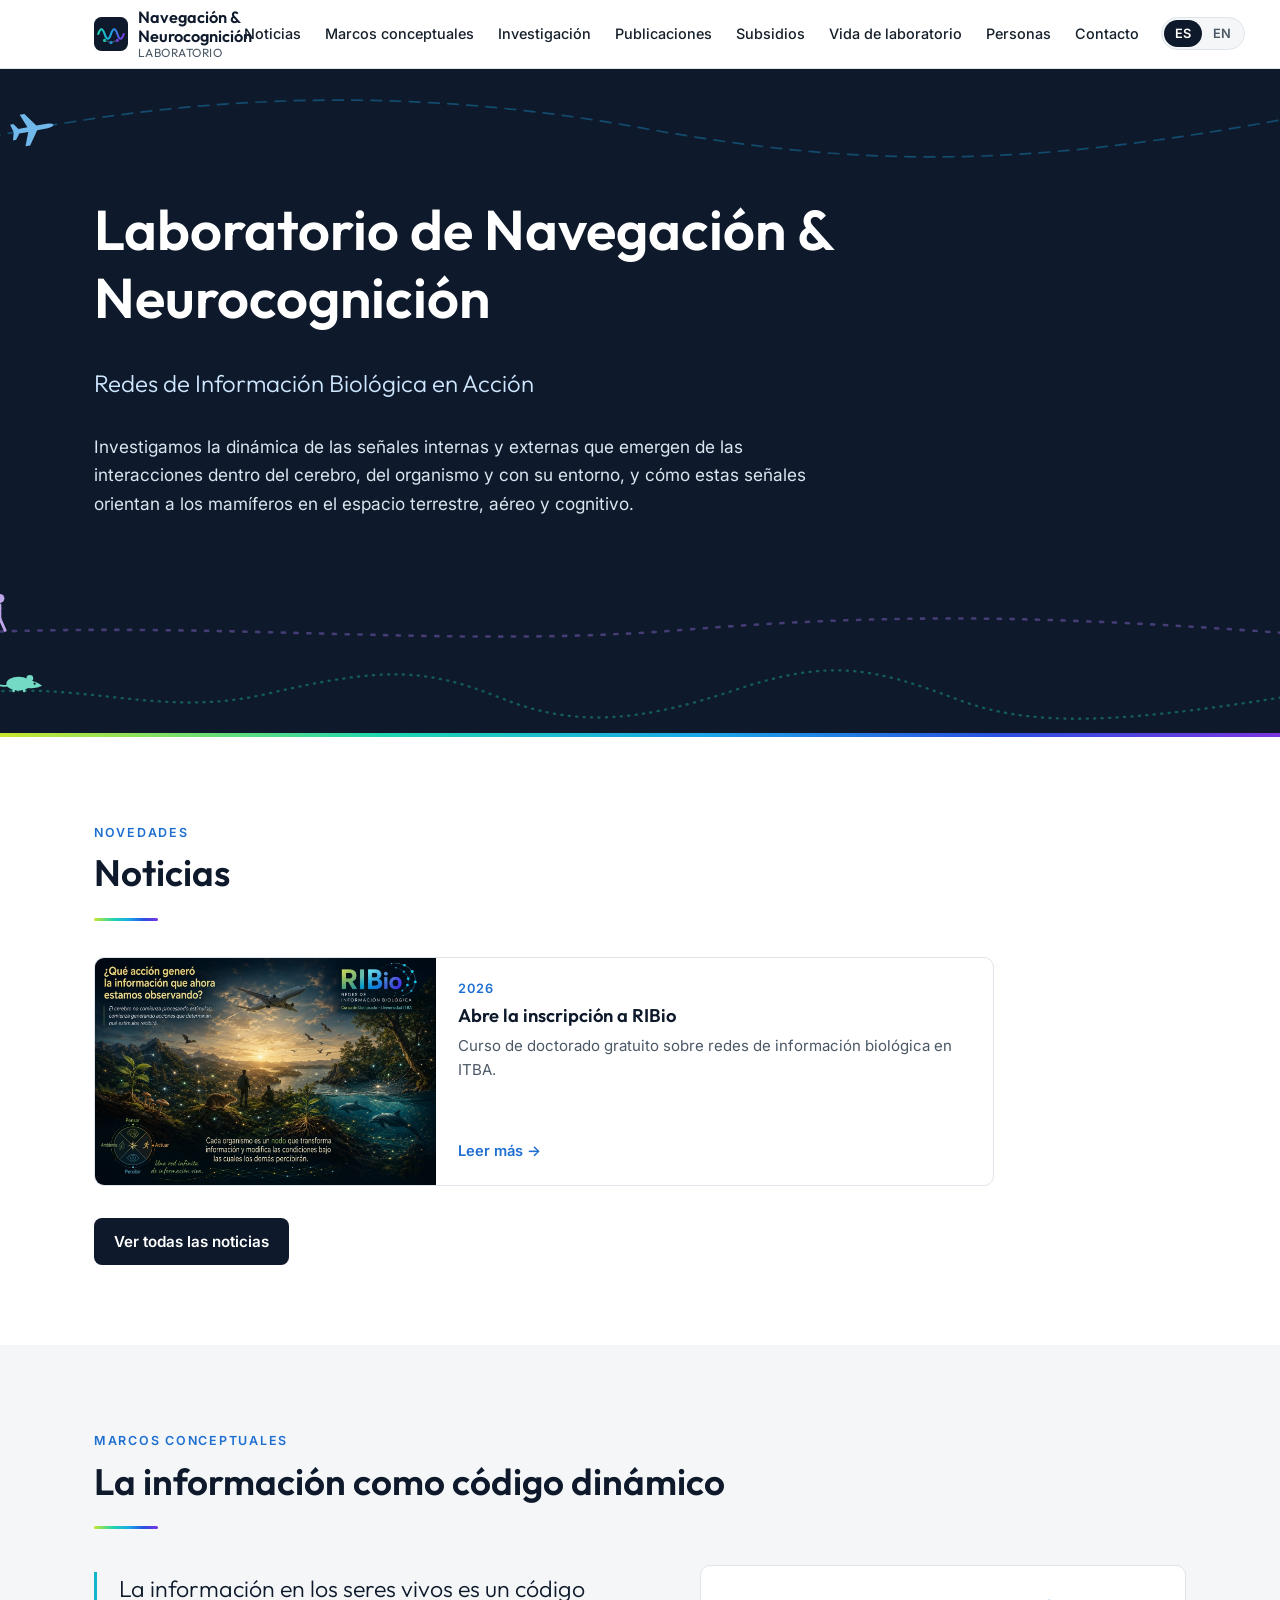
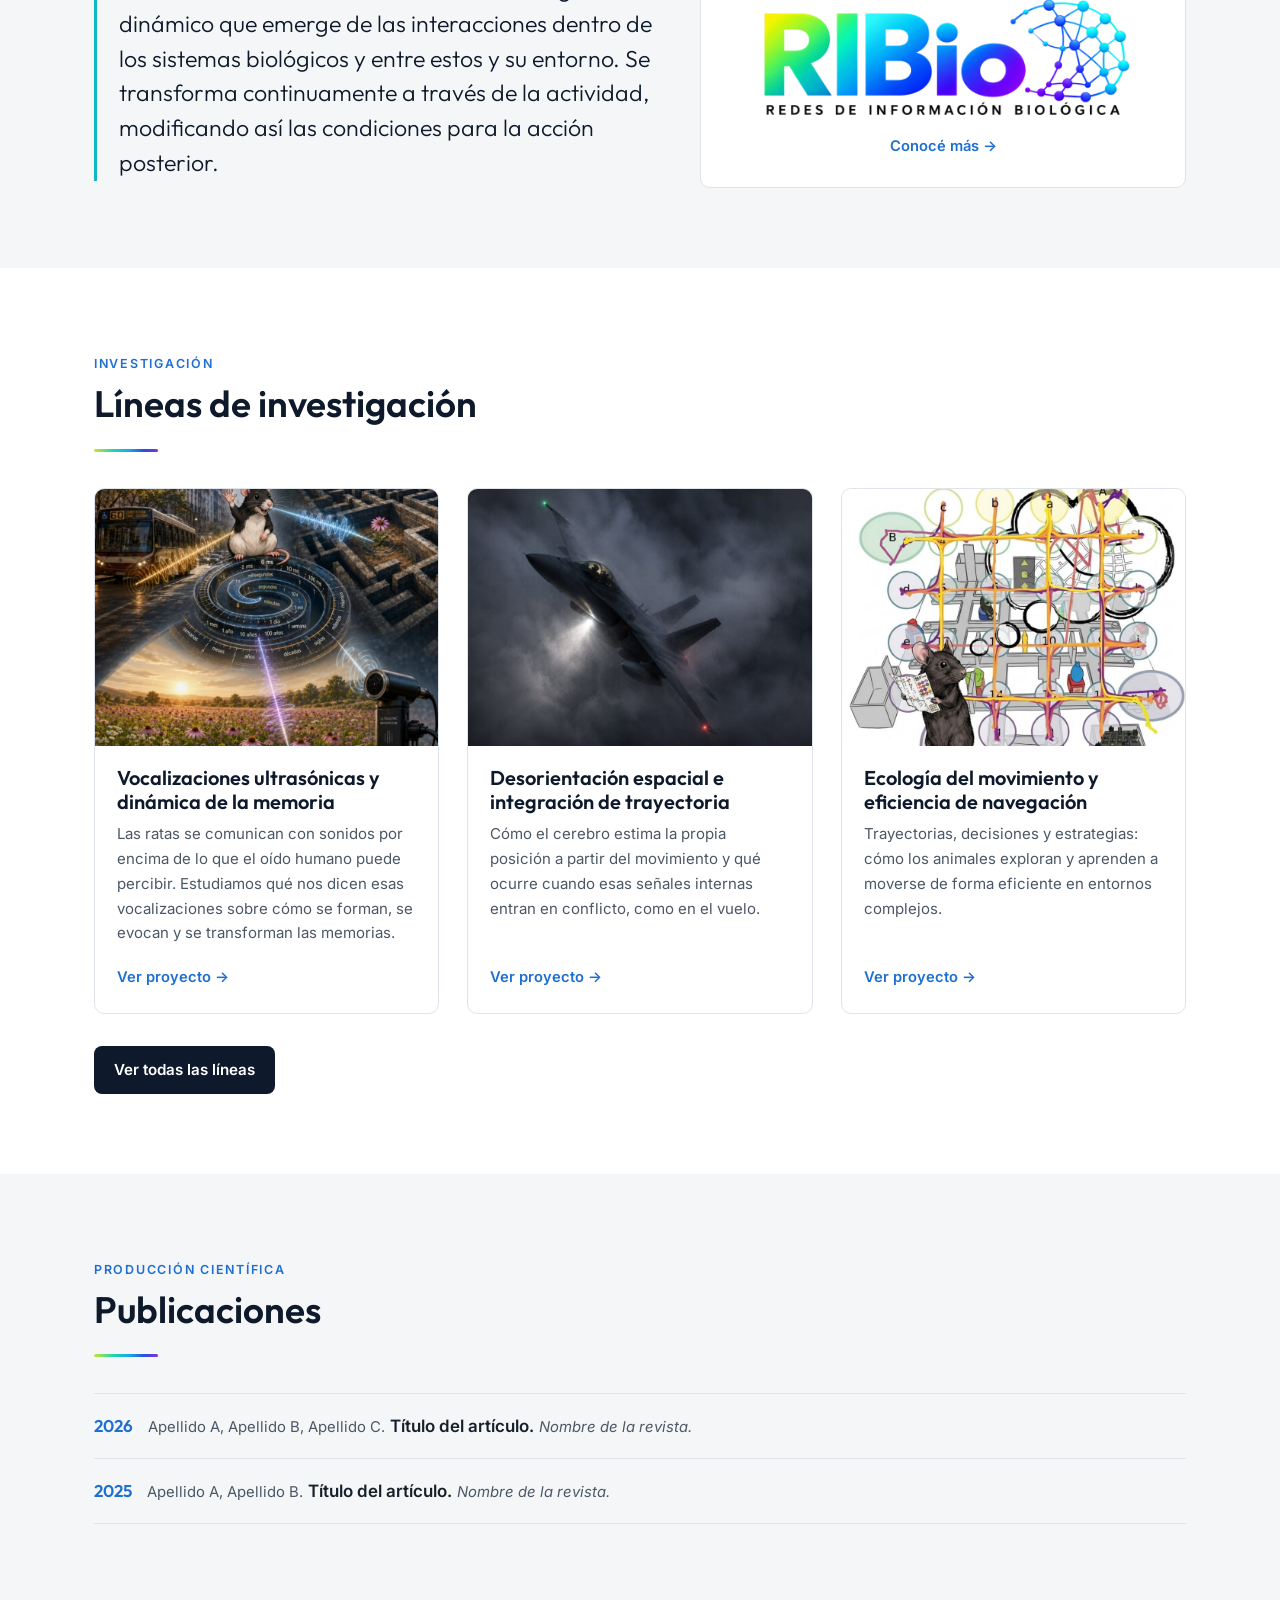
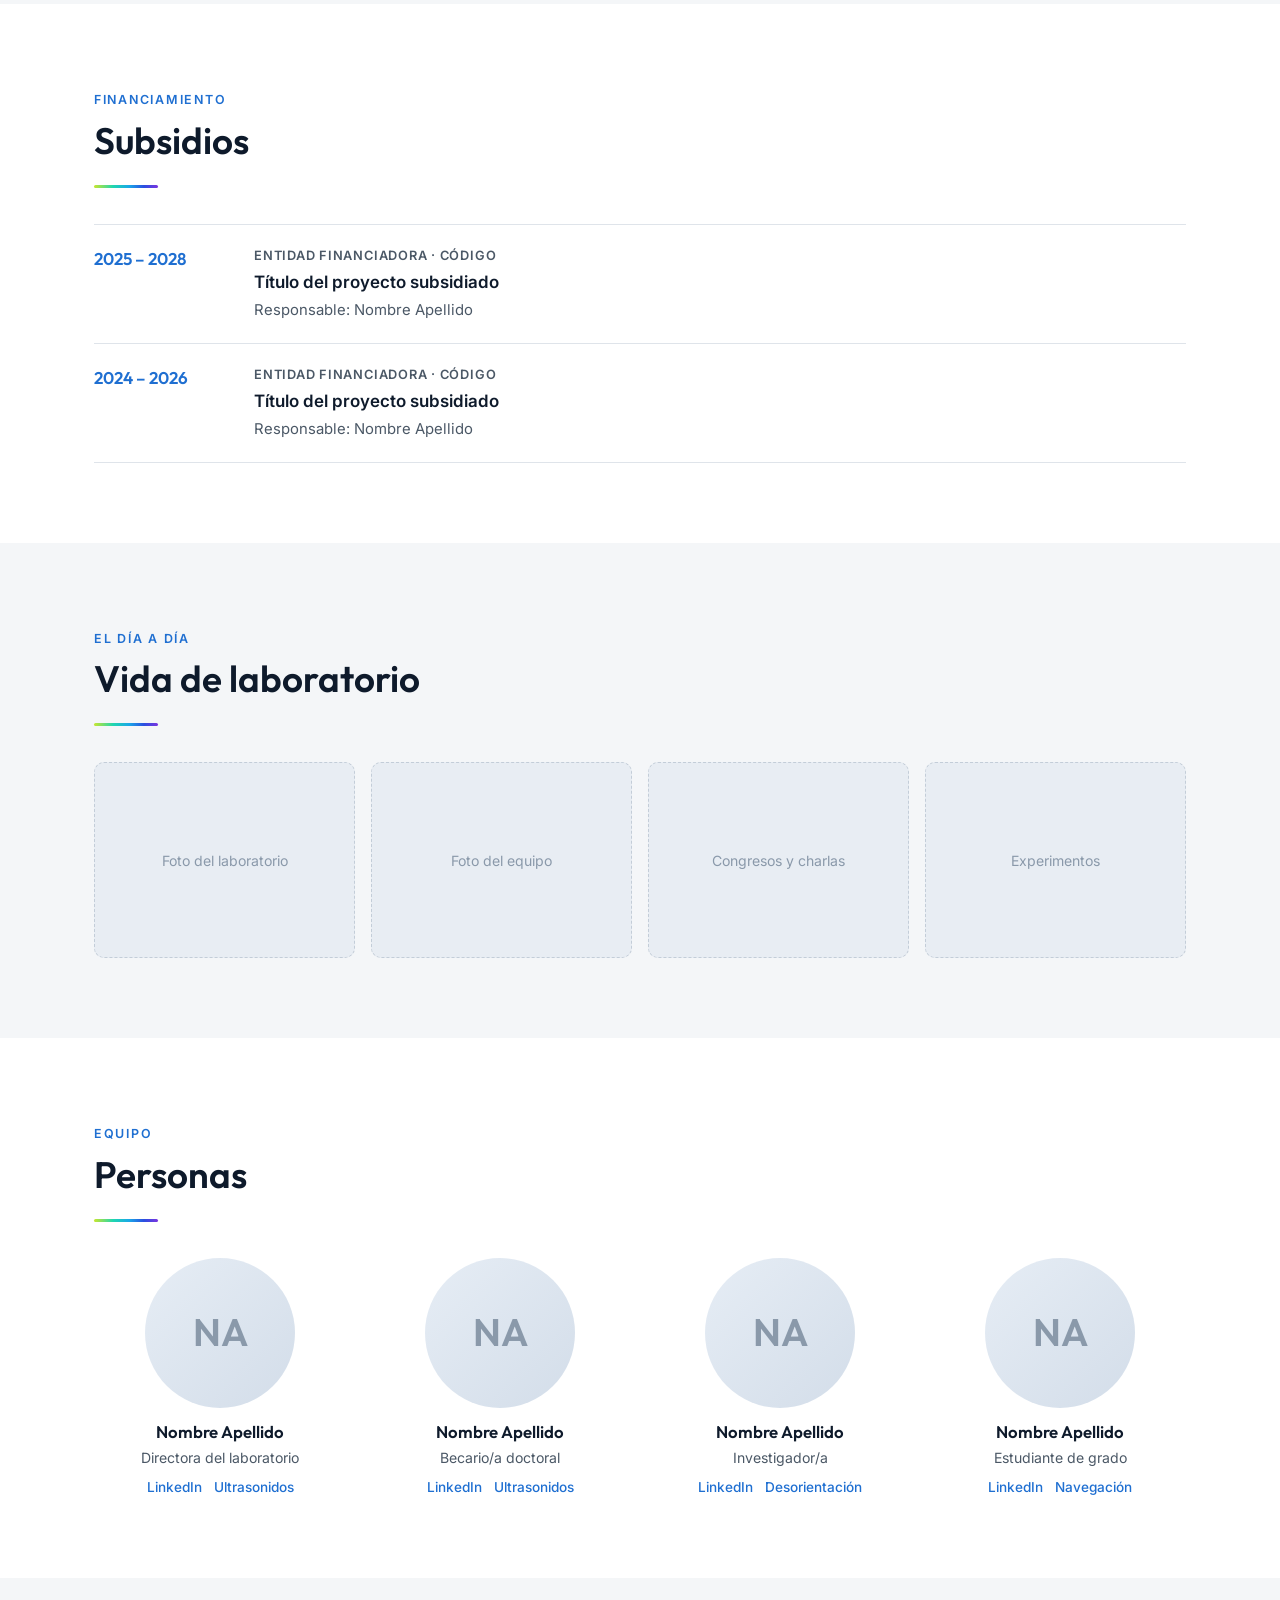
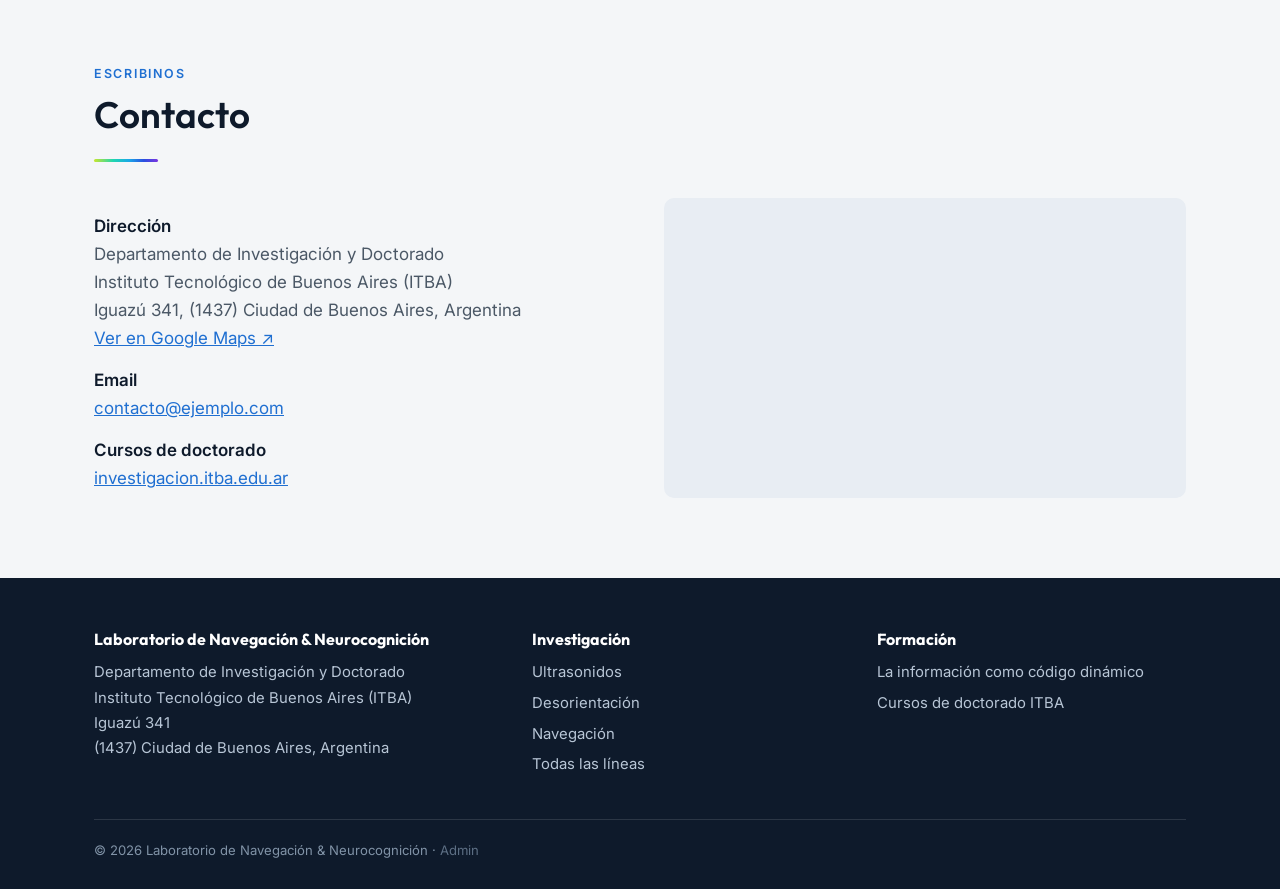
<file: index.html>
<!doctype html>
<html lang="es" data-lang="es"
      data-title-es="Laboratorio de Navegación & Neurocognición"
      data-title-en="Navigation & Neurocognition Laboratory">
<head>
  <meta charset="utf-8">
  <meta name="viewport" content="width=device-width, initial-scale=1">
  <title>Laboratorio de Navegación &amp; Neurocognición</title>
  <meta name="description" content="Laboratorio de Navegación & Neurocognición: vocalizaciones ultrasónicas, memoria, desorientación espacial y ecología del movimiento.">
  <link rel="icon" href="assets/img/favicon.svg" type="image/svg+xml">
  <link rel="preconnect" href="https://fonts.googleapis.com">
  <link rel="preconnect" href="https://fonts.gstatic.com" crossorigin>
  <link href="https://fonts.googleapis.com/css2?family=Inter:wght@400;500;600&family=Outfit:wght@300;400;600&display=swap" rel="stylesheet">
  <link rel="stylesheet" href="assets/css/styles.css?v=20261115b">
  <script src="assets/js/main.js?v=20261115b"></script>
  <script src="data/contenido.js?v=20261115b"></script>
  <script src="assets/js/contenido.js?v=20261115b"></script>
</head>
<body>

<header class="site-header">
  <div class="container">
    <a class="brand" href="index.html">
      <img class="brand-mark" src="assets/img/favicon.svg" alt="">
      <span class="brand-text">
        <span lang="es">Navegación &amp; Neurocognición</span><span lang="en">Navigation &amp; Neurocognition</span>
        <small lang="es">Laboratorio</small><small lang="en">Laboratory</small>
      </span>
    </a>
    <button class="menu-btn" aria-label="Menú" aria-expanded="false">
      <svg viewBox="0 0 24 24" fill="none" stroke="currentColor" stroke-width="2" stroke-linecap="round"><path d="M4 7h16M4 12h16M4 17h16"/></svg>
    </button>
    <nav class="nav">
      <a href="#noticias"><span lang="es">Noticias</span><span lang="en">News</span></a>
      <a href="#marco"><span lang="es">Marcos conceptuales</span><span lang="en">Frameworks</span></a>
      <a href="#lineas"><span lang="es">Investigación</span><span lang="en">Research</span></a>
      <a href="#publicaciones"><span lang="es">Publicaciones</span><span lang="en">Publications</span></a>
      <a href="#subsidios"><span lang="es">Subsidios</span><span lang="en">Funding</span></a>
      <a href="#vida"><span lang="es">Vida de laboratorio</span><span lang="en">Lab life</span></a>
      <a href="#personas"><span lang="es">Personas</span><span lang="en">People</span></a>
      <a href="#contacto"><span lang="es">Contacto</span><span lang="en">Contact</span></a>
      <div class="lang-toggle" role="group" aria-label="Idioma / Language">
        <button type="button" data-set-lang="es" aria-pressed="true">ES</button>
        <button type="button" data-set-lang="en" aria-pressed="false">EN</button>
      </div>
    </nav>
  </div>
</header>

<main>

  <!-- ===== Portada ===== -->
  <section class="hero">
    <svg class="hero-moves hero-moves-top" viewBox="0 0 1200 110" preserveAspectRatio="xMidYMid slice" aria-hidden="true">
      <!-- Trayectoria aérea -->
      <path id="track-plane" class="track plane" d="M-80 80 C 160 20, 380 15, 600 55 S 980 95, 1290 30"/>
      <!-- Avión (vista superior) -->
      <g class="icon">
        <path fill="#7cc8ff" d="M20 0 Q19 -2 14 -2.2 L4 -2.2 L-5 -15 L-9.5 -15 L-4.5 -2.2 L-13 -2.2 L-17 -7.5 L-20 -7.5 L-18 0 L-20 7.5 L-17 7.5 L-13 2.2 L-4.5 2.2 L-9.5 15 L-5 15 L4 2.2 L14 2.2 Q19 2 20 0 Z"/>
        <animateMotion dur="22s" repeatCount="indefinite" rotate="auto"><mpath href="#track-plane"/></animateMotion>
      </g>
    </svg>
    <svg class="hero-moves hero-moves-bottom" viewBox="0 0 1200 170" preserveAspectRatio="xMidYMid slice" aria-hidden="true">
      <!-- Trayectorias terrestres: persona y roedor -->
      <path id="track-person" class="track person" d="M-60 78 C 200 64, 420 92, 640 74 S 1020 62, 1270 82"/>
      <path id="track-rat" class="track rat" d="M-60 140 C 60 112, 140 160, 250 134 S 400 110, 470 138 S 600 160, 690 130 S 820 110, 900 140 S 1080 158, 1270 126"/>
      <!-- Persona caminando -->
      <g class="icon">
        <g fill="none" stroke="#d2b6ff" stroke-width="2.6" stroke-linecap="round">
          <circle cx="0" cy="-31" r="4.2" fill="#d2b6ff" stroke="none"/>
          <path d="M0 -25 L0 -12"/>
          <path d="M0 -12 L0 0">
            <animateTransform attributeName="transform" type="rotate" values="-24 0 -12;24 0 -12;-24 0 -12" dur="0.9s" repeatCount="indefinite"/>
          </path>
          <path d="M0 -12 L0 0">
            <animateTransform attributeName="transform" type="rotate" values="24 0 -12;-24 0 -12;24 0 -12" dur="0.9s" repeatCount="indefinite"/>
          </path>
          <path d="M0 -22 L0 -13">
            <animateTransform attributeName="transform" type="rotate" values="28 0 -22;-28 0 -22;28 0 -22" dur="0.9s" repeatCount="indefinite"/>
          </path>
        </g>
        <animateMotion dur="40s" repeatCount="indefinite"><mpath href="#track-person"/></animateMotion>
      </g>
      <!-- Roedor -->
      <g class="icon">
        <g fill="#7ff0d6">
          <path d="M-13 -5 Q-22 -3 -27 -9 Q-30 -12 -33 -10" fill="none" stroke="#7ff0d6" stroke-width="1.6" stroke-linecap="round"/>
          <ellipse cx="-3" cy="-6.5" rx="11.5" ry="6.5"/>
          <path d="M5 -10 Q14 -9 19 -4.5 Q14 -1.5 5 -2.5 Z"/>
          <circle cx="7.5" cy="-11.5" r="3.2"/>
          <circle cx="12" cy="-6.5" r="1" fill="#0e1a2b"/>
          <rect x="-9" y="-1.5" width="2.4" height="3" rx="1"/>
          <rect x="1" y="-1.5" width="2.4" height="3" rx="1"/>
        </g>
        <animateMotion dur="30s" repeatCount="indefinite" rotate="auto"><mpath href="#track-rat"/></animateMotion>
      </g>
    </svg>
    <div class="container">
      <h1>
        <span lang="es">Laboratorio de Navegación &amp; Neurocognición</span>
        <span lang="en">Navigation &amp; Neurocognition Laboratory</span>
      </h1>
      <p class="tagline">
        <span lang="es">Redes de Información Biológica en Acción</span>
        <span lang="en">Biological Information Networks in Action</span>
      </p>
      <p class="lead">
        <span lang="es">Investigamos la dinámica de las señales internas y externas que emergen de las interacciones dentro del cerebro, del organismo y con su entorno, y cómo estas señales orientan a los mamíferos en el espacio terrestre, aéreo y cognitivo.</span>
        <span lang="en">We investigate the dynamics of internal and external signals that emerge from interactions within the brain, the organism, and its environment, and how these signals guide mammals across terrestrial, aerial, and cognitive spaces.</span>
      </p>
    </div>
  </section>

  <!-- ===== Noticias ===== -->
  <section class="section" id="noticias">
    <div class="container">
      <div class="section-head">
        <span class="eyebrow"><span lang="es">Novedades</span><span lang="en">Updates</span></span>
        <h2><span lang="es">Noticias</span><span lang="en">News</span></h2>
      </div>
      <div class="news" data-render="noticias-destacadas">
        <article class="news-item">
          <time datetime="2026">2026</time>
          <h3><span lang="es">Abre la inscripción a RIBio</span><span lang="en">RIBio enrollment is open</span></h3>
          <p>
            <span lang="es">Curso de doctorado gratuito sobre redes de información biológica en ITBA. <a href="marco.html?id=ribio">Más información</a>.</span>
            <span lang="en">Free doctoral course on biological information networks at ITBA. <a href="marco.html?id=ribio">Learn more</a>.</span>
          </p>
        </article>
        <article class="news-item">
          <time datetime="2026">2026</time>
          <h3><span lang="es">Título de la noticia</span><span lang="en">News headline</span></h3>
          <p><span lang="es">Breve descripción de la novedad.</span><span lang="en">Short description of the update.</span></p>
        </article>
      </div>
      <div class="section-more" data-render="noticias-mas"><a class="btn" href="noticias.html"><span lang="es">Ver todas las noticias</span><span lang="en">See all news</span></a></div>
    </div>
  </section>

  <!-- ===== Marcos conceptuales ===== -->
  <section class="section alt" id="marco">
    <div class="container">
      <div data-render="marcos-destacados">
      <div class="section-head">
        <span class="eyebrow"><span lang="es">Marcos conceptuales</span><span lang="en">Conceptual frameworks</span></span>
        <h2><span lang="es">La información como código dinámico</span><span lang="en">Information as a dynamic code</span></h2>
      </div>
      <div class="framework">
        <blockquote>
          <span lang="es">La información en los seres vivos es un código dinámico que emerge de las interacciones dentro de los sistemas biológicos y entre estos y su entorno. Se transforma continuamente a través de la actividad, modificando así las condiciones para la acción posterior.</span>
          <span lang="en">Information in living beings is a dynamic code that emerges from interactions within and between biological systems and their environment. It continuously transforms through activity, thereby modifying the conditions for subsequent action.</span>
        </blockquote>
        <a class="ribio-card" href="marco.html?id=ribio">
          <img src="assets/img/ribio-logo.png" alt="RIBio – Redes de Información Biológica">
          <p>
            <span lang="es">RIBio: curso de doctorado gratuito en ITBA que desarrolla este marco conceptual.</span>
            <span lang="en">RIBio: a free doctoral course at ITBA built on this conceptual framework.</span>
          </p>
          <span class="more"><span lang="es">Conocé el curso →</span><span lang="en">Learn about the course →</span></span>
        </a>
      </div>
      </div>
      <div class="section-more" data-render="marcos-mas"></div>
    </div>
  </section>

  <!-- ===== Líneas de investigación ===== -->
  <section class="section" id="lineas">
    <div class="container">
      <div class="section-head">
        <span class="eyebrow"><span lang="es">Investigación</span><span lang="en">Research</span></span>
        <h2><span lang="es">Líneas de investigación</span><span lang="en">Research lines</span></h2>
      </div>
      <div class="lines" data-render="lineas-destacadas">
        <a class="line-card" href="linea.html?id=ultrasonidos">
          <div class="thumb"><img src="assets/img/linea-ultrasonidos.jpg" alt="Rata emitiendo vocalizaciones ultrasónicas captadas por un micrófono ultrasónico" loading="lazy"></div>
          <div class="body">
            <h3><span lang="es">Vocalizaciones ultrasónicas y dinámica de la memoria</span><span lang="en">Ultrasonic Vocalizations and Memory Dynamics</span></h3>
            <p>
              <span lang="es">Las ratas se comunican con sonidos por encima de lo que el oído humano puede percibir. Estudiamos qué nos dicen esas vocalizaciones sobre cómo se forman, se evocan y se transforman las memorias.</span>
              <span lang="en">Rats communicate with sounds above the range of human hearing. We study what these vocalizations reveal about how memories are formed, retrieved, and transformed.</span>
            </p>
            <span class="more"><span lang="es">Ver proyecto →</span><span lang="en">View project →</span></span>
          </div>
        </a>
        <a class="line-card" href="linea.html?id=desorientacion">
          <div class="thumb"><img src="assets/img/linea-desorientacion.jpg" alt="Avión de combate atravesando nubes" loading="lazy"></div>
          <div class="body">
            <h3><span lang="es">Desorientación espacial e integración de trayectoria</span><span lang="en">Spatial Disorientation and Path Integration</span></h3>
            <p>
              <span lang="es">Cómo el cerebro estima la propia posición a partir del movimiento y qué ocurre cuando esas señales internas entran en conflicto, como en el vuelo.</span>
              <span lang="en">How the brain estimates its own position from self-motion, and what happens when those internal signals conflict, as in flight.</span>
            </p>
            <span class="more"><span lang="es">Ver proyecto →</span><span lang="en">View project →</span></span>
          </div>
        </a>
        <a class="line-card" href="linea.html?id=navegacion">
          <div class="thumb"><img src="assets/img/linea-navegacion.jpg" alt="Rata con un mapa sobre un laberinto con trayectorias registradas" loading="lazy"></div>
          <div class="body">
            <h3><span lang="es">Ecología del movimiento y eficiencia de navegación</span><span lang="en">Movement Ecology and Navigation Efficiency</span></h3>
            <p>
              <span lang="es">Trayectorias, decisiones y estrategias: cómo los animales exploran y aprenden a moverse de forma eficiente en entornos complejos.</span>
              <span lang="en">Trajectories, decisions, and strategies: how animals explore and learn to move efficiently through complex environments.</span>
            </p>
            <span class="more"><span lang="es">Ver proyecto →</span><span lang="en">View project →</span></span>
          </div>
        </a>
      </div>
      <div class="section-more" data-render="lineas-mas"></div>
    </div>
  </section>

  <!-- ===== Publicaciones ===== -->
  <section class="section alt" id="publicaciones">
    <div class="container">
      <div class="section-head">
        <span class="eyebrow"><span lang="es">Producción científica</span><span lang="en">Scientific output</span></span>
        <h2><span lang="es">Publicaciones</span><span lang="en">Publications</span></h2>
      </div>
      <ul class="pub-list" data-render="publicaciones">
        <li>
          <span class="pub-year">2026</span>
          <span class="pub-authors">Apellido A, Apellido B, Apellido C.</span>
          <span class="pub-title">Título del artículo.</span>
          <span class="pub-journal">Nombre de la revista.</span>
        </li>
        <li>
          <span class="pub-year">2025</span>
          <span class="pub-authors">Apellido A, Apellido B.</span>
          <span class="pub-title">Título del artículo.</span>
          <span class="pub-journal">Nombre de la revista.</span>
        </li>
      </ul>
    </div>
  </section>

  <!-- ===== Subsidios ===== -->
  <section class="section" id="subsidios">
    <div class="container">
      <div class="section-head">
        <span class="eyebrow"><span lang="es">Financiamiento</span><span lang="en">Funding</span></span>
        <h2><span lang="es">Subsidios</span><span lang="en">Funding</span></h2>
      </div>
      <!-- Para agregar un subsidio: copiar un bloque <li> completo -->
      <ul class="grant-list" data-render="subsidios">
        <li>
          <div class="grant-period">2025 – 2028</div>
          <div>
            <div class="grant-funder">Entidad financiadora · Código</div>
            <div class="grant-title">Título del proyecto subsidiado</div>
            <div class="grant-pi"><span lang="es">Responsable:</span><span lang="en">Principal investigator:</span> Nombre Apellido</div>
          </div>
        </li>
        <li>
          <div class="grant-period">2024 – 2026</div>
          <div>
            <div class="grant-funder">Entidad financiadora · Código</div>
            <div class="grant-title">Título del proyecto subsidiado</div>
            <div class="grant-pi"><span lang="es">Responsable:</span><span lang="en">Principal investigator:</span> Nombre Apellido</div>
          </div>
        </li>
      </ul>
    </div>
  </section>

  <!-- ===== Vida de laboratorio ===== -->
  <section class="section alt" id="vida">
    <div class="container">
      <div class="section-head">
        <span class="eyebrow"><span lang="es">El día a día</span><span lang="en">Day to day</span></span>
        <h2><span lang="es">Vida de laboratorio</span><span lang="en">Lab life</span></h2>
      </div>
      <div class="gallery" data-render="galeria">
        <div class="ph"><span lang="es">Foto del laboratorio</span><span lang="en">Lab photo</span></div>
        <div class="ph"><span lang="es">Foto del equipo</span><span lang="en">Team photo</span></div>
        <div class="ph"><span lang="es">Congresos y charlas</span><span lang="en">Conferences and talks</span></div>
        <div class="ph"><span lang="es">Experimentos</span><span lang="en">Experiments</span></div>
      </div>
    </div>
  </section>

  <!-- ===== Personas ===== -->
  <section class="section" id="personas">
    <div class="container">
      <div class="section-head">
        <span class="eyebrow"><span lang="es">Equipo</span><span lang="en">Team</span></span>
        <h2><span lang="es">Personas</span><span lang="en">People</span></h2>
      </div>
      <!-- Para agregar a alguien: copiar un bloque <article class="person">, poner la foto en assets/img/personas/ y reemplazar el contenido del avatar por <img src="..." alt="..."> -->
      <div class="people" data-render="personas">
        <article class="person">
          <div class="avatar">NN</div>
          <h3>Nombre Apellido</h3>
          <div class="role"><span lang="es">Directora del laboratorio</span><span lang="en">Lab Director</span></div>
          <div class="links">
            <a href="#" target="_blank" rel="noopener">LinkedIn</a>
            <a href="linea.html?id=ultrasonidos"><span lang="es">Ultrasonidos</span><span lang="en">Ultrasonics</span></a>
          </div>
        </article>
        <article class="person">
          <div class="avatar">NN</div>
          <h3>Nombre Apellido</h3>
          <div class="role"><span lang="es">Becario/a doctoral</span><span lang="en">PhD Student</span></div>
          <div class="links">
            <a href="#" target="_blank" rel="noopener">LinkedIn</a>
            <a href="linea.html?id=ultrasonidos"><span lang="es">Ultrasonidos</span><span lang="en">Ultrasonics</span></a>
          </div>
        </article>
        <article class="person">
          <div class="avatar">NN</div>
          <h3>Nombre Apellido</h3>
          <div class="role"><span lang="es">Investigador/a</span><span lang="en">Researcher</span></div>
          <div class="links">
            <a href="#" target="_blank" rel="noopener">LinkedIn</a>
            <a href="linea.html?id=desorientacion"><span lang="es">Desorientación</span><span lang="en">Disorientation</span></a>
          </div>
        </article>
        <article class="person">
          <div class="avatar">NN</div>
          <h3>Nombre Apellido</h3>
          <div class="role"><span lang="es">Estudiante de grado</span><span lang="en">Undergraduate Student</span></div>
          <div class="links">
            <a href="#" target="_blank" rel="noopener">LinkedIn</a>
            <a href="linea.html?id=navegacion"><span lang="es">Navegación</span><span lang="en">Navigation</span></a>
          </div>
        </article>
      </div>
    </div>
  </section>

  <!-- ===== Contacto ===== -->
  <section class="section alt" id="contacto">
    <div class="container">
      <div class="section-head">
        <span class="eyebrow"><span lang="es">Escribinos</span><span lang="en">Get in touch</span></span>
        <h2><span lang="es">Contacto</span><span lang="en">Contact</span></h2>
      </div>
      <div class="contact">
        <dl data-render="contacto">
          <dt><span lang="es">Dirección</span><span lang="en">Address</span></dt>
          <dd>
            <span lang="es">Departamento de Investigación y Doctorado</span><span lang="en">Research and Doctorate Department</span><br>
            <span lang="es">Instituto Tecnológico de Buenos Aires (ITBA)</span><span lang="en">Buenos Aires Institute of Technology (ITBA)</span><br>
            Iguazú 341, (1437) <span lang="es">Ciudad de Buenos Aires, Argentina</span><span lang="en">Buenos Aires, Argentina</span>
          </dd>
          <dt>Email</dt>
          <dd><span data-render="email"><a href="mailto:contacto@ejemplo.com">contacto@ejemplo.com</a></span> <span data-aviso><span lang="es">(a completar)</span><span lang="en">(to be completed)</span></span></dd>
          <dt><span lang="es">Cursos de doctorado</span><span lang="en">Doctoral courses</span></dt>
          <dd><a href="https://investigacion.itba.edu.ar/cursos-de-doctorado/" target="_blank" rel="noopener">investigacion.itba.edu.ar</a></dd>
        </dl>
        <iframe class="map" data-render="mapa" title="Mapa: Iguazú 341, Buenos Aires" loading="lazy"
                src="https://www.google.com/maps?q=Igua%C3%BAz%C3%BA+341,+Buenos+Aires,+Argentina&output=embed"></iframe>
      </div>
    </div>
  </section>

</main>

<footer class="site-footer">
  <div class="container">
    <div class="footer-grid">
      <div>
        <h4><span lang="es">Laboratorio de Navegación &amp; Neurocognición</span><span lang="en">Navigation &amp; Neurocognition Laboratory</span></h4>
        <address data-render="direccion">
          <span lang="es">Departamento de Investigación y Doctorado</span><span lang="en">Research and Doctorate Department</span><br>
          <span lang="es">Instituto Tecnológico de Buenos Aires (ITBA)</span><span lang="en">Buenos Aires Institute of Technology (ITBA)</span><br>
          Iguazú 341<br>
          (1437) Capital Federal<br>
          Buenos Aires, Argentina
        </address>
      </div>
      <div>
        <h4><span lang="es">Investigación</span><span lang="en">Research</span></h4>
        <ul data-render="lineas-footer">
          <li><a href="linea.html?id=ultrasonidos"><span lang="es">Vocalizaciones ultrasónicas</span><span lang="en">Ultrasonic vocalizations</span></a></li>
          <li><a href="linea.html?id=desorientacion"><span lang="es">Desorientación espacial</span><span lang="en">Spatial disorientation</span></a></li>
          <li><a href="linea.html?id=navegacion"><span lang="es">Ecología del movimiento</span><span lang="en">Movement ecology</span></a></li>
        </ul>
      </div>
      <div>
        <h4><span lang="es">Formación</span><span lang="en">Training</span></h4>
        <ul data-render="marcos-footer">
          <li><a href="marco.html?id=ribio">RIBio</a></li>
        </ul>
        <ul>
          <li><a data-render="cursos-link" href="https://investigacion.itba.edu.ar/cursos-de-doctorado/" target="_blank" rel="noopener"><span lang="es">Cursos de doctorado ITBA</span><span lang="en">ITBA doctoral courses</span></a></li>
        </ul>
      </div>
    </div>
    <div class="footer-bottom">© <span data-year>2026</span> <span lang="es">Laboratorio de Navegación &amp; Neurocognición</span><span lang="en">Navigation &amp; Neurocognition Laboratory</span> · <a class="admin-link" href="admin.html">Admin</a></div>
  </div>
</footer>

</body>
</html>
</file>
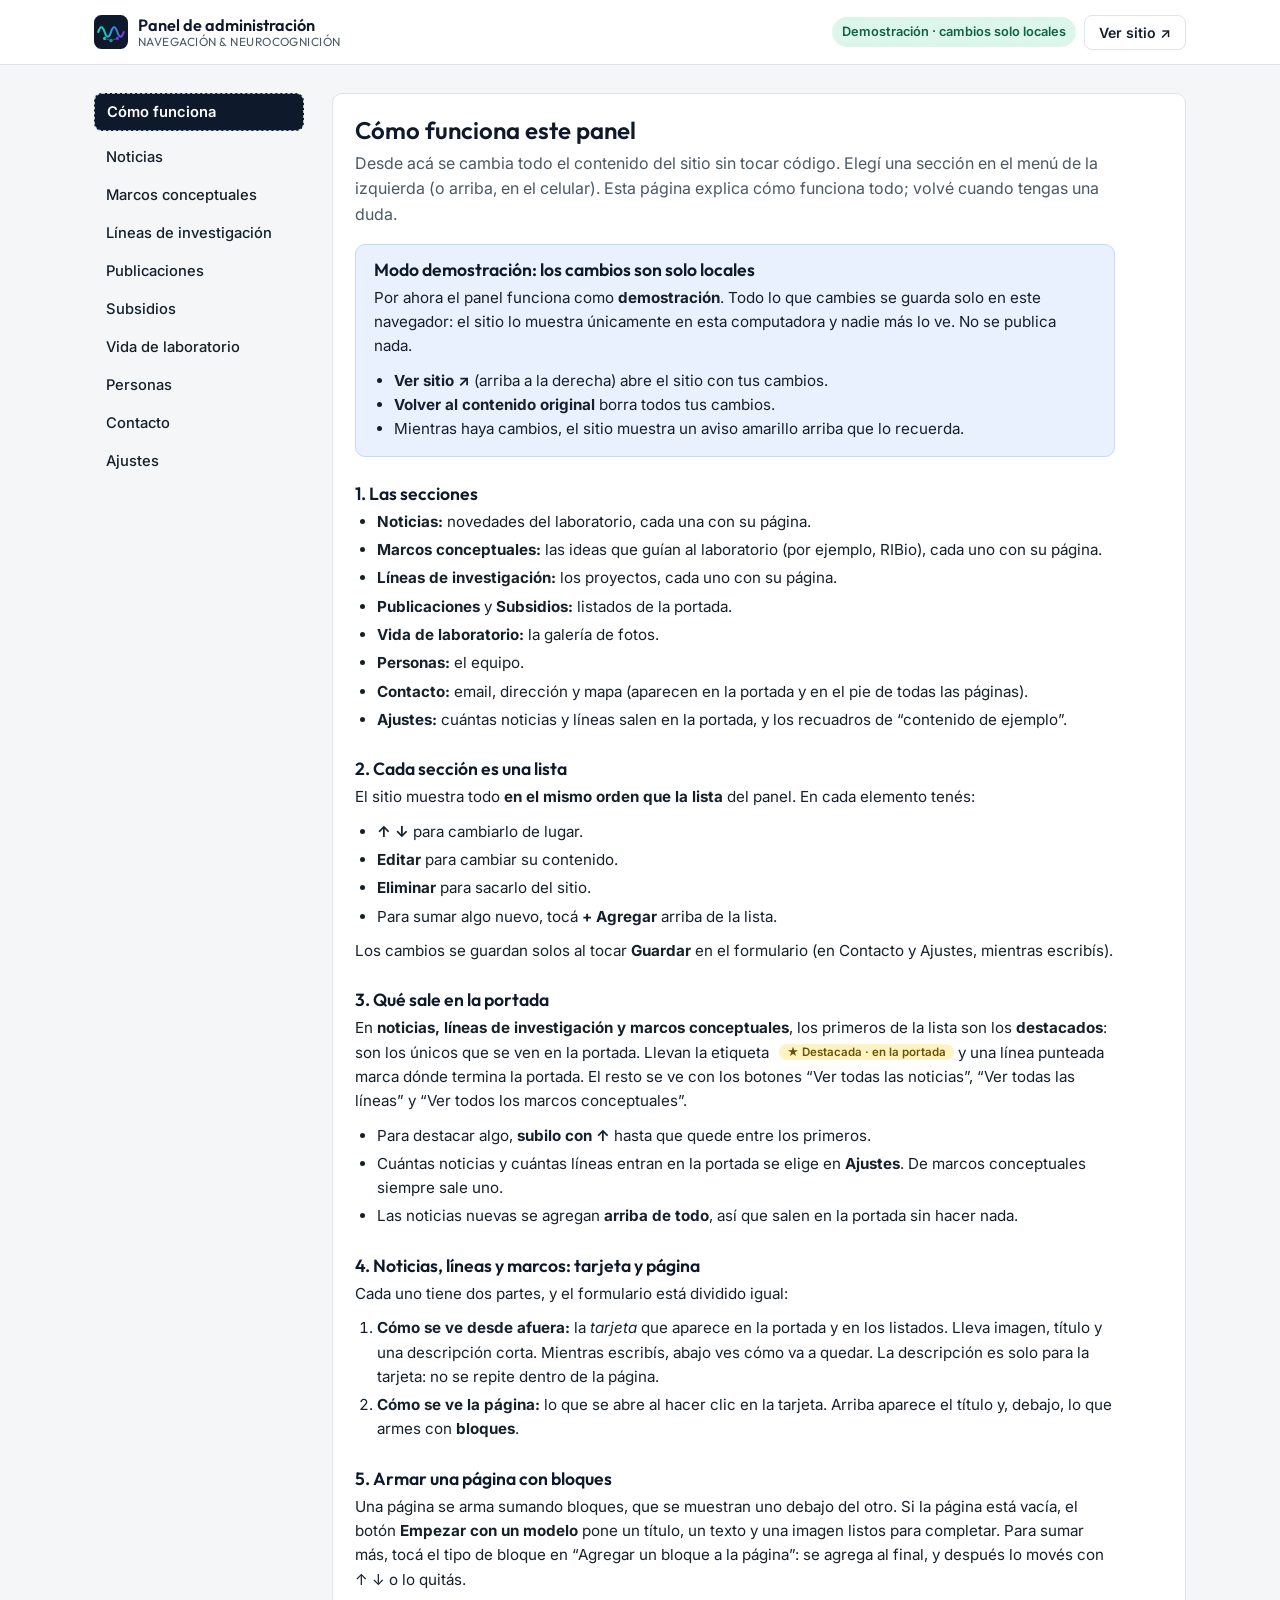
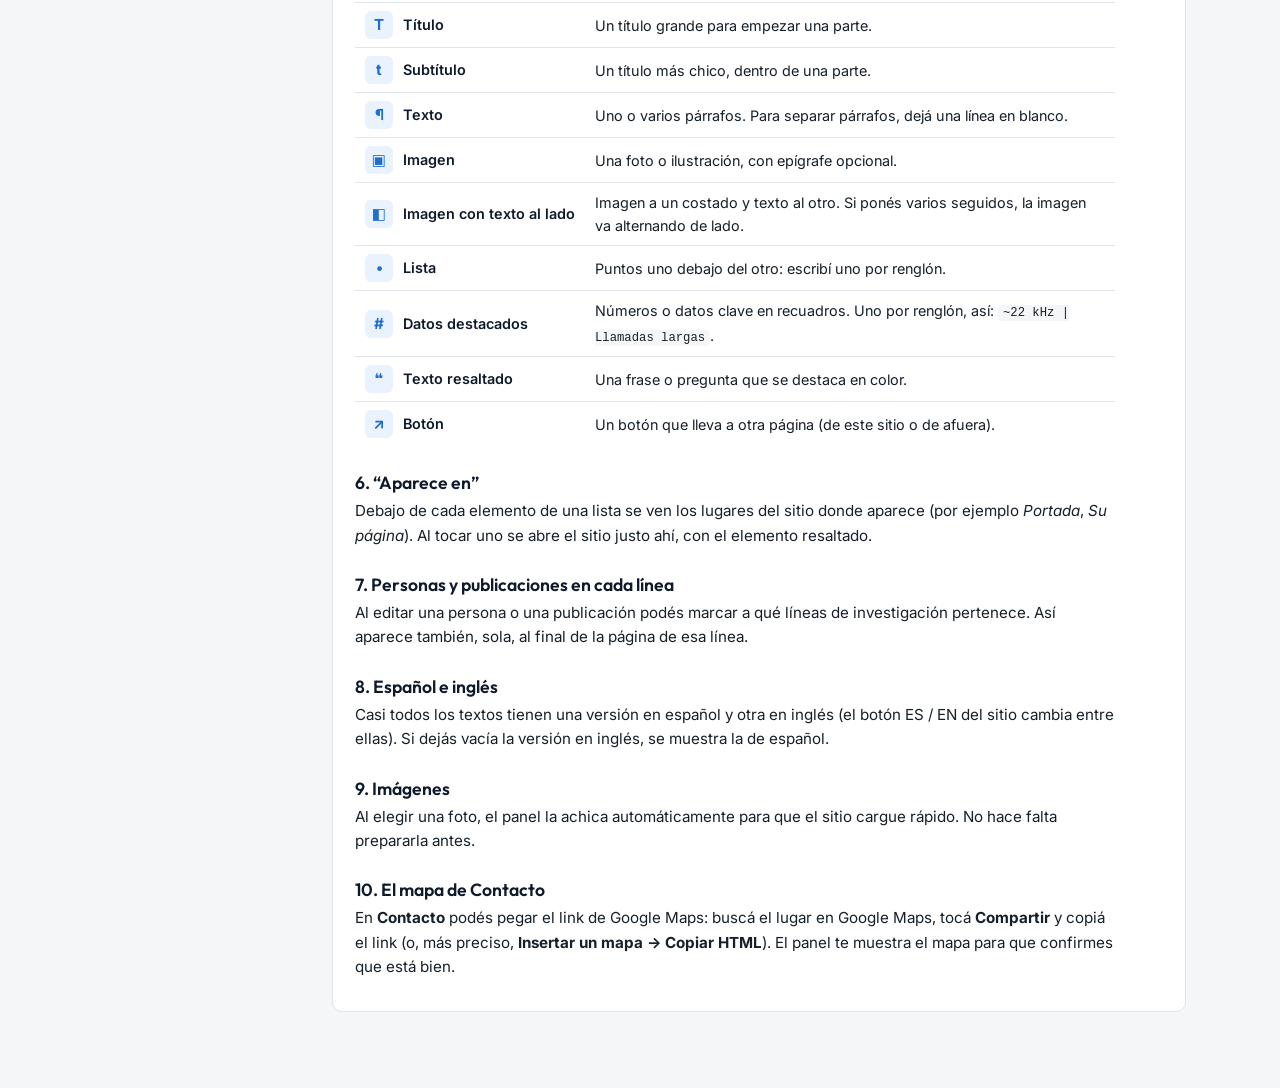
<file: admin.html>
<!doctype html>
<html lang="es" data-lang="es">
<head>
  <meta charset="utf-8">
  <meta name="viewport" content="width=device-width, initial-scale=1">
  <meta name="robots" content="noindex, nofollow">
  <title>Panel de administración | Laboratorio de Navegación &amp; Neurocognición</title>
  <link rel="icon" href="assets/img/favicon.svg" type="image/svg+xml">
  <link rel="preconnect" href="https://fonts.googleapis.com">
  <link rel="preconnect" href="https://fonts.gstatic.com" crossorigin>
  <link href="https://fonts.googleapis.com/css2?family=Inter:wght@400;500;600&family=Outfit:wght@300;400;600&display=swap" rel="stylesheet">
  <link rel="stylesheet" href="assets/css/styles.css?v=20261115b">
  <link rel="stylesheet" href="assets/css/admin.css?v=20261115b">
  <script src="data/contenido.js?v=20261115b"></script>
  <script src="assets/js/contenido.js?v=20261115b"></script>
  <script src="assets/js/admin.js?v=20261115b" defer></script>
</head>
<body class="adm">

<header class="adm-header">
  <div class="container">
    <a class="brand" href="index.html">
      <img class="brand-mark" src="assets/img/favicon.svg" alt="">
      <span class="brand-text">Panel de administración<small>Navegación &amp; Neurocognición</small></span>
    </a>
    <div class="adm-status">
      <span id="estado" class="adm-pill">Cargando…</span>
      <button type="button" class="adm-btn ghost" id="btn-descartar" hidden>Descartar cambios</button>
      <button type="button" class="adm-btn ghost" id="btn-preview">Vista previa</button>
      <button type="button" class="adm-btn primary" id="btn-publicar">Publicar</button>
    </div>
  </div>
</header>

<div class="container adm-layout">
  <nav class="adm-tabs" id="tabs" aria-label="Secciones">
    <button type="button" data-tab="ayuda" class="adm-tab-help">Cómo funciona</button>
    <button type="button" data-tab="noticias">Noticias</button>
    <button type="button" data-tab="marcos">Marcos conceptuales</button>
    <button type="button" data-tab="lineas">Líneas de investigación</button>
    <button type="button" data-tab="publicaciones">Publicaciones</button>
    <button type="button" data-tab="subsidios">Subsidios</button>
    <button type="button" data-tab="galeria">Vida de laboratorio</button>
    <button type="button" data-tab="personas">Personas</button>
    <button type="button" data-tab="contacto">Contacto</button>
    <button type="button" data-tab="ajustes">Ajustes</button>
    <button type="button" data-tab="publicacion">Conexión con GitHub</button>
  </nav>

  <main class="adm-main">
    <div id="nota-borrador" class="adm-alert warn" hidden>
      <strong>Tus cambios están guardados como borrador en este navegador, pero todavía no se ven en el sitio.</strong>
      Para revisarlos usá “Vista previa”; para que los vea todo el mundo, tocá “Publicar”.
    </div>
    <div id="aviso" class="adm-alert" hidden></div>
    <div id="panel"></div>
  </main>
</div>

<dialog id="editor" class="adm-dialog">
  <form id="editor-form" method="dialog" novalidate>
    <h2 id="editor-titulo">Editar</h2>
    <div id="editor-campos"></div>
    <p class="adm-error" id="editor-error" hidden></p>
    <div class="adm-dialog-actions">
      <button type="button" class="adm-btn ghost" id="editor-cancelar">Cancelar</button>
      <button type="submit" class="adm-btn primary">Guardar</button>
    </div>
  </form>
</dialog>

<!-- Contenido de la pestaña "Cómo funciona" (la primera que se ve al entrar al panel) -->
<template id="tpl-ayuda">
  <div class="adm-toolbar"><h2>Cómo funciona este panel</h2></div>
  <p class="adm-lead">Desde acá se cambia todo el contenido del sitio sin tocar código. Elegí una sección en el menú de la izquierda
    (o arriba, en el celular). Esta página explica cómo funciona todo; volvé cuando tengas una duda.</p>

  <div class="adm-guide-box" data-guia-local>
    <h3>Modo demostración: los cambios son solo locales</h3>
    <p>Por ahora el panel funciona como <strong>demostración</strong>. Todo lo que cambies se guarda solo en este navegador:
      el sitio lo muestra únicamente en esta computadora y nadie más lo ve. No se publica nada.</p>
    <ul>
      <li><strong>Ver sitio ↗</strong> (arriba a la derecha) abre el sitio con tus cambios.</li>
      <li><strong>Volver al contenido original</strong> borra todos tus cambios.</li>
      <li>Mientras haya cambios, el sitio muestra un aviso amarillo arriba que lo recuerda.</li>
    </ul>
  </div>
  <div class="adm-guide-box" data-guia-github hidden>
    <h3>Dónde se guardan los cambios</h3>
    <p>Los cambios se guardan como borrador en este navegador. <strong>Vista previa</strong> muestra el sitio con el borrador;
      <strong>Publicar</strong> los sube a GitHub para que los vea todo el mundo (necesita la “Conexión con GitHub”).</p>
  </div>

  <h3>1. Las secciones</h3>
  <ul class="adm-guide-list">
    <li><strong>Noticias:</strong> novedades del laboratorio, cada una con su página.</li>
    <li><strong>Marcos conceptuales:</strong> las ideas que guían al laboratorio (por ejemplo, RIBio), cada uno con su página.</li>
    <li><strong>Líneas de investigación:</strong> los proyectos, cada uno con su página.</li>
    <li><strong>Publicaciones</strong> y <strong>Subsidios:</strong> listados de la portada.</li>
    <li><strong>Vida de laboratorio:</strong> la galería de fotos.</li>
    <li><strong>Personas:</strong> el equipo.</li>
    <li><strong>Contacto:</strong> email, dirección y mapa (aparecen en la portada y en el pie de todas las páginas).</li>
    <li><strong>Ajustes:</strong> cuántas noticias y líneas salen en la portada, y los recuadros de “contenido de ejemplo”.</li>
  </ul>

  <h3>2. Cada sección es una lista</h3>
  <p>El sitio muestra todo <strong>en el mismo orden que la lista</strong> del panel. En cada elemento tenés:</p>
  <ul class="adm-guide-list">
    <li><strong>↑ ↓</strong> para cambiarlo de lugar.</li>
    <li><strong>Editar</strong> para cambiar su contenido.</li>
    <li><strong>Eliminar</strong> para sacarlo del sitio.</li>
    <li>Para sumar algo nuevo, tocá <strong>+ Agregar</strong> arriba de la lista.</li>
  </ul>
  <p>Los cambios se guardan solos al tocar <strong>Guardar</strong> en el formulario (en Contacto y Ajustes, mientras escribís).</p>

  <h3>3. Qué sale en la portada</h3>
  <p>En <strong>noticias, líneas de investigación y marcos conceptuales</strong>, los primeros de la lista son los <strong>destacados</strong>:
    son los únicos que se ven en la portada. Llevan la etiqueta <span class="adm-tag star">★ Destacada · en la portada</span>
    y una línea punteada marca dónde termina la portada. El resto se ve con los botones
    “Ver todas las noticias”, “Ver todas las líneas” y “Ver todos los marcos conceptuales”.</p>
  <ul class="adm-guide-list">
    <li>Para destacar algo, <strong>subilo con ↑</strong> hasta que quede entre los primeros.</li>
    <li>Cuántas noticias y cuántas líneas entran en la portada se elige en <strong>Ajustes</strong>. De marcos conceptuales siempre sale uno.</li>
    <li>Las noticias nuevas se agregan <strong>arriba de todo</strong>, así que salen en la portada sin hacer nada.</li>
  </ul>

  <h3>4. Noticias, líneas y marcos: tarjeta y página</h3>
  <p>Cada uno tiene dos partes, y el formulario está dividido igual:</p>
  <ol class="adm-guide-list">
    <li><strong>Cómo se ve desde afuera:</strong> la <em>tarjeta</em> que aparece en la portada y en los listados. Lleva imagen, título
      y una descripción corta. Mientras escribís, abajo ves cómo va a quedar. La descripción es solo para la tarjeta:
      no se repite dentro de la página.</li>
    <li><strong>Cómo se ve la página:</strong> lo que se abre al hacer clic en la tarjeta. Arriba aparece el título y, debajo,
      lo que armes con <strong>bloques</strong>.</li>
  </ol>

  <h3>5. Armar una página con bloques</h3>
  <p>Una página se arma sumando bloques, que se muestran uno debajo del otro. Si la página está vacía, el botón
    <strong>Empezar con un modelo</strong> pone un título, un texto y una imagen listos para completar. Para sumar más,
    tocá el tipo de bloque en “Agregar un bloque a la página”: se agrega al final, y después lo movés con ↑ ↓ o lo quitás.</p>
  <table class="adm-guide-table">
    <tr><td><span class="adm-pal-ico">T</span> Título</td><td>Un título grande para empezar una parte.</td></tr>
    <tr><td><span class="adm-pal-ico">t</span> Subtítulo</td><td>Un título más chico, dentro de una parte.</td></tr>
    <tr><td><span class="adm-pal-ico">¶</span> Texto</td><td>Uno o varios párrafos. Para separar párrafos, dejá una línea en blanco.</td></tr>
    <tr><td><span class="adm-pal-ico">▣</span> Imagen</td><td>Una foto o ilustración, con epígrafe opcional.</td></tr>
    <tr><td><span class="adm-pal-ico">◧</span> Imagen con texto al lado</td><td>Imagen a un costado y texto al otro. Si ponés varios seguidos, la imagen va alternando de lado.</td></tr>
    <tr><td><span class="adm-pal-ico">•</span> Lista</td><td>Puntos uno debajo del otro: escribí uno por renglón.</td></tr>
    <tr><td><span class="adm-pal-ico">#</span> Datos destacados</td><td>Números o datos clave en recuadros. Uno por renglón, así: <code>~22 kHz | Llamadas largas</code>.</td></tr>
    <tr><td><span class="adm-pal-ico">❝</span> Texto resaltado</td><td>Una frase o pregunta que se destaca en color.</td></tr>
    <tr><td><span class="adm-pal-ico">↗</span> Botón</td><td>Un botón que lleva a otra página (de este sitio o de afuera).</td></tr>
  </table>

  <h3>6. “Aparece en”</h3>
  <p>Debajo de cada elemento de una lista se ven los lugares del sitio donde aparece (por ejemplo <em>Portada</em>, <em>Su página</em>).
    Al tocar uno se abre el sitio justo ahí, con el elemento resaltado.</p>

  <h3>7. Personas y publicaciones en cada línea</h3>
  <p>Al editar una persona o una publicación podés marcar a qué líneas de investigación pertenece. Así aparece también,
    sola, al final de la página de esa línea.</p>

  <h3>8. Español e inglés</h3>
  <p>Casi todos los textos tienen una versión en español y otra en inglés (el botón ES / EN del sitio cambia entre ellas).
    Si dejás vacía la versión en inglés, se muestra la de español.</p>

  <h3>9. Imágenes</h3>
  <p>Al elegir una foto, el panel la achica automáticamente para que el sitio cargue rápido. No hace falta prepararla antes.</p>

  <h3>10. El mapa de Contacto</h3>
  <p>En <strong>Contacto</strong> podés pegar el link de Google Maps: buscá el lugar en Google Maps, tocá <strong>Compartir</strong> y
    copiá el link (o, más preciso, <strong>Insertar un mapa → Copiar HTML</strong>). El panel te muestra el mapa para que confirmes que está bien.</p>
</template>

<noscript><p class="container">El panel necesita JavaScript.</p></noscript>
</body>
</html>
</file>
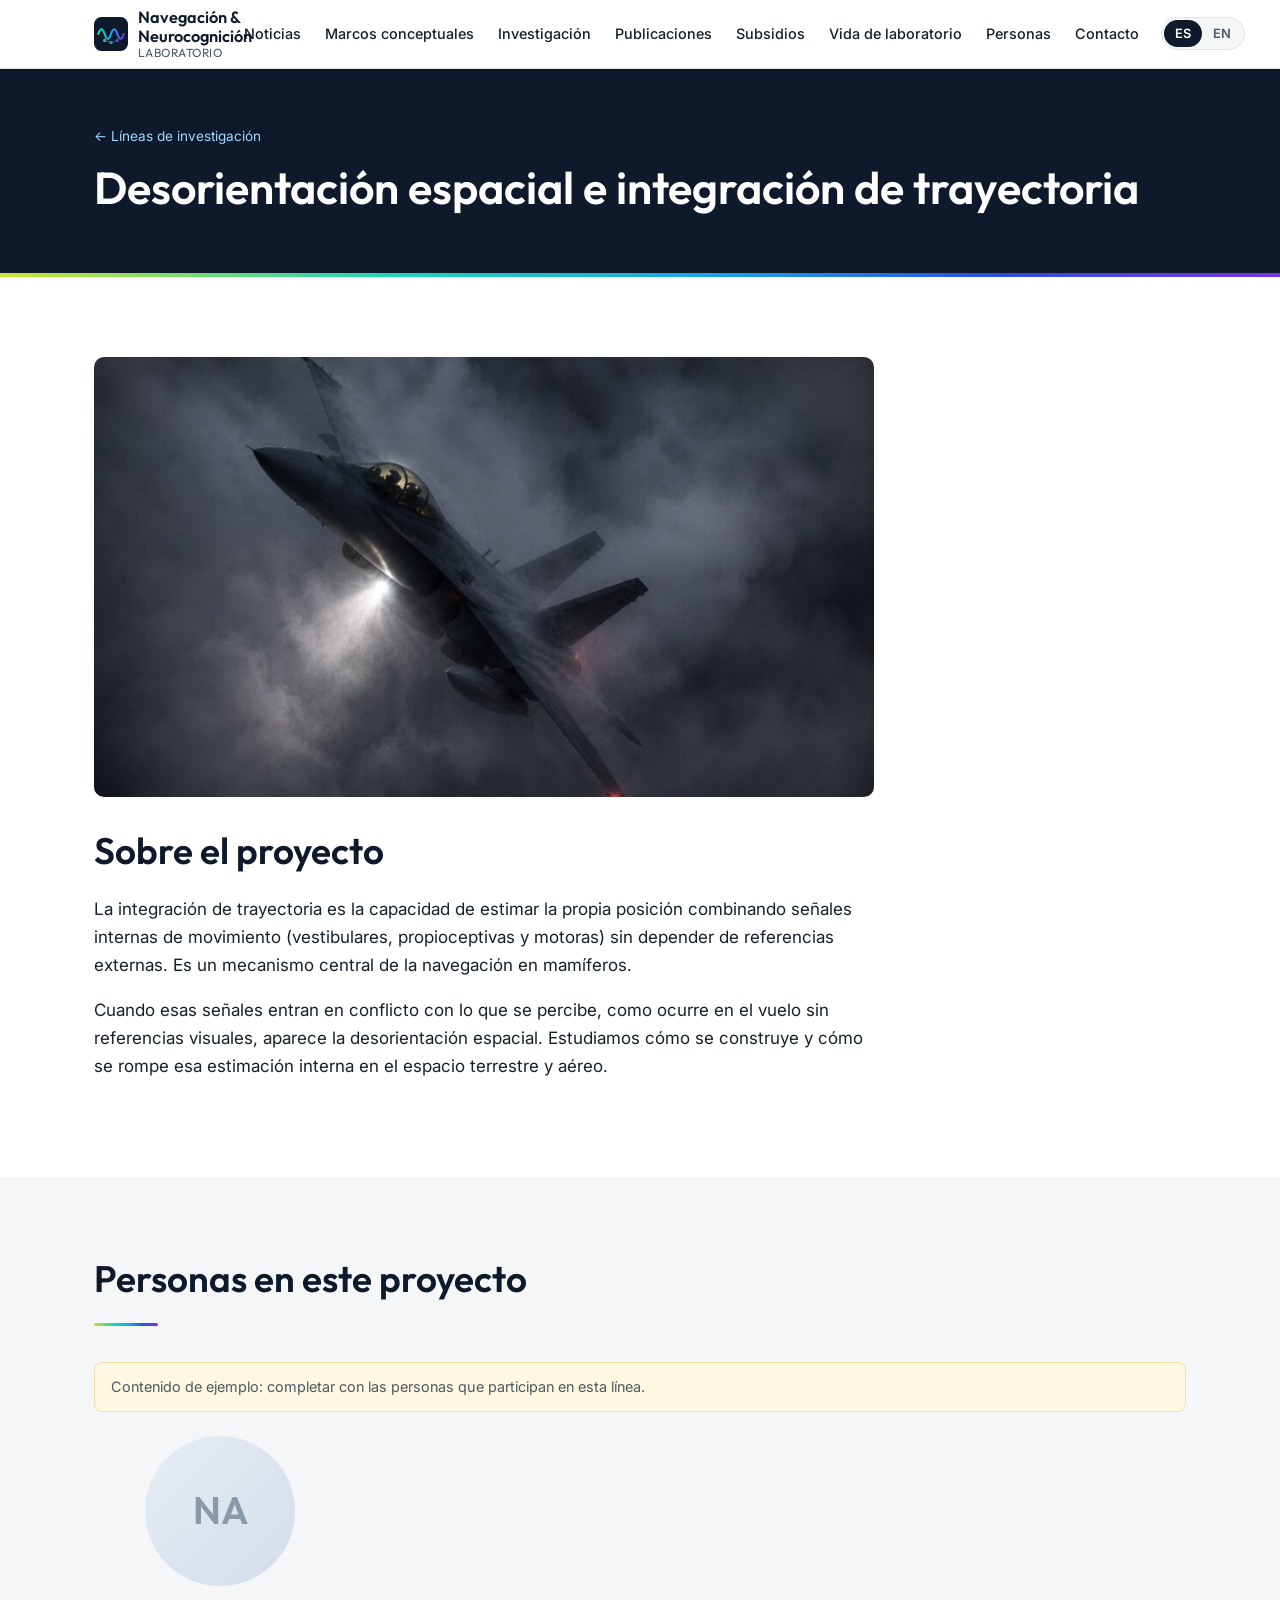
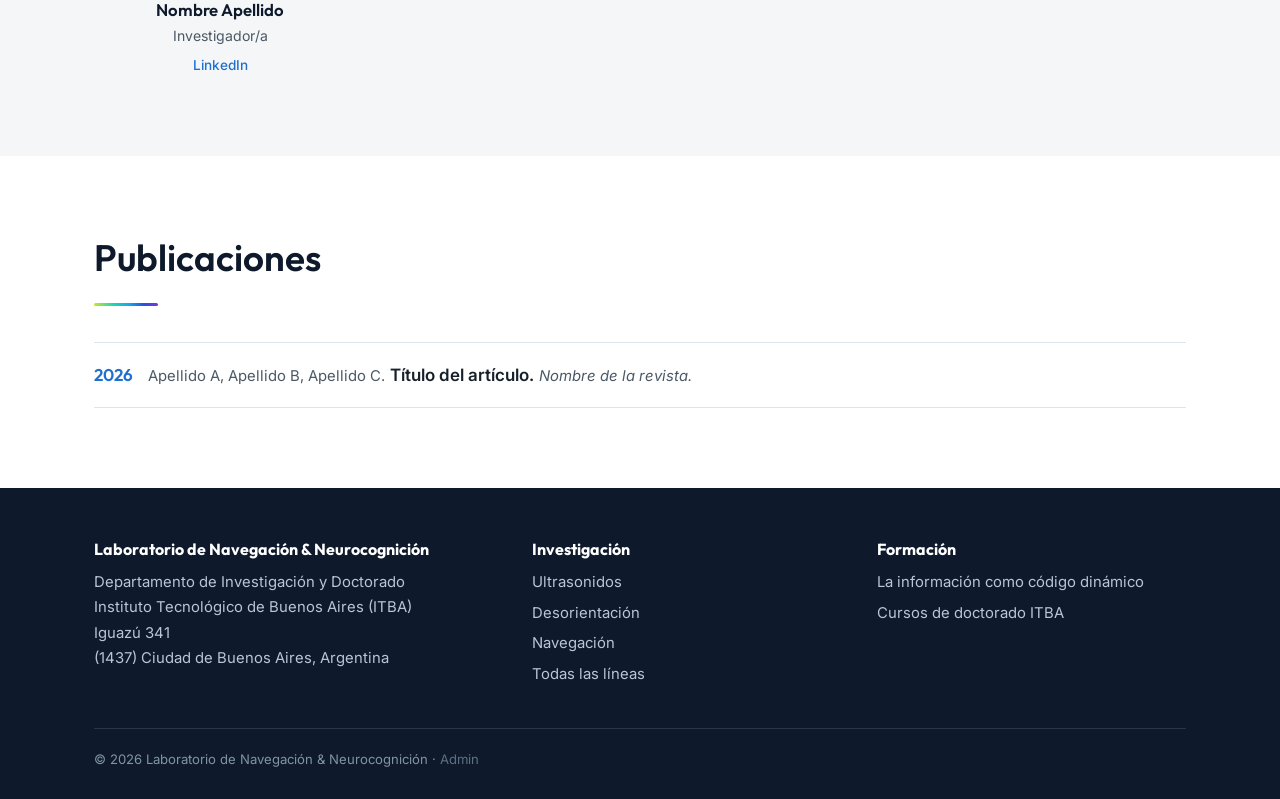
<file: linea-desorientacion.html>
<!doctype html>
<html lang="es">
<head>
  <meta charset="utf-8">
  <meta name="viewport" content="width=device-width, initial-scale=1">
  <title>Redirigiendo…</title>
  <meta http-equiv="refresh" content="0; url=linea.html?id=desorientacion">
  <link rel="canonical" href="linea.html?id=desorientacion">
  <script>
    // Esta línea ahora se muestra en linea.html?id=desorientacion (editable desde admin.html)
    location.replace("linea.html?id=desorientacion" + (location.search ? "&" + location.search.slice(1) : "") + location.hash);
  </script>
</head>
<body>
  <p><a href="linea.html?id=desorientacion">Ir a la página de la línea de investigación</a></p>
</body>
</html>
</file>
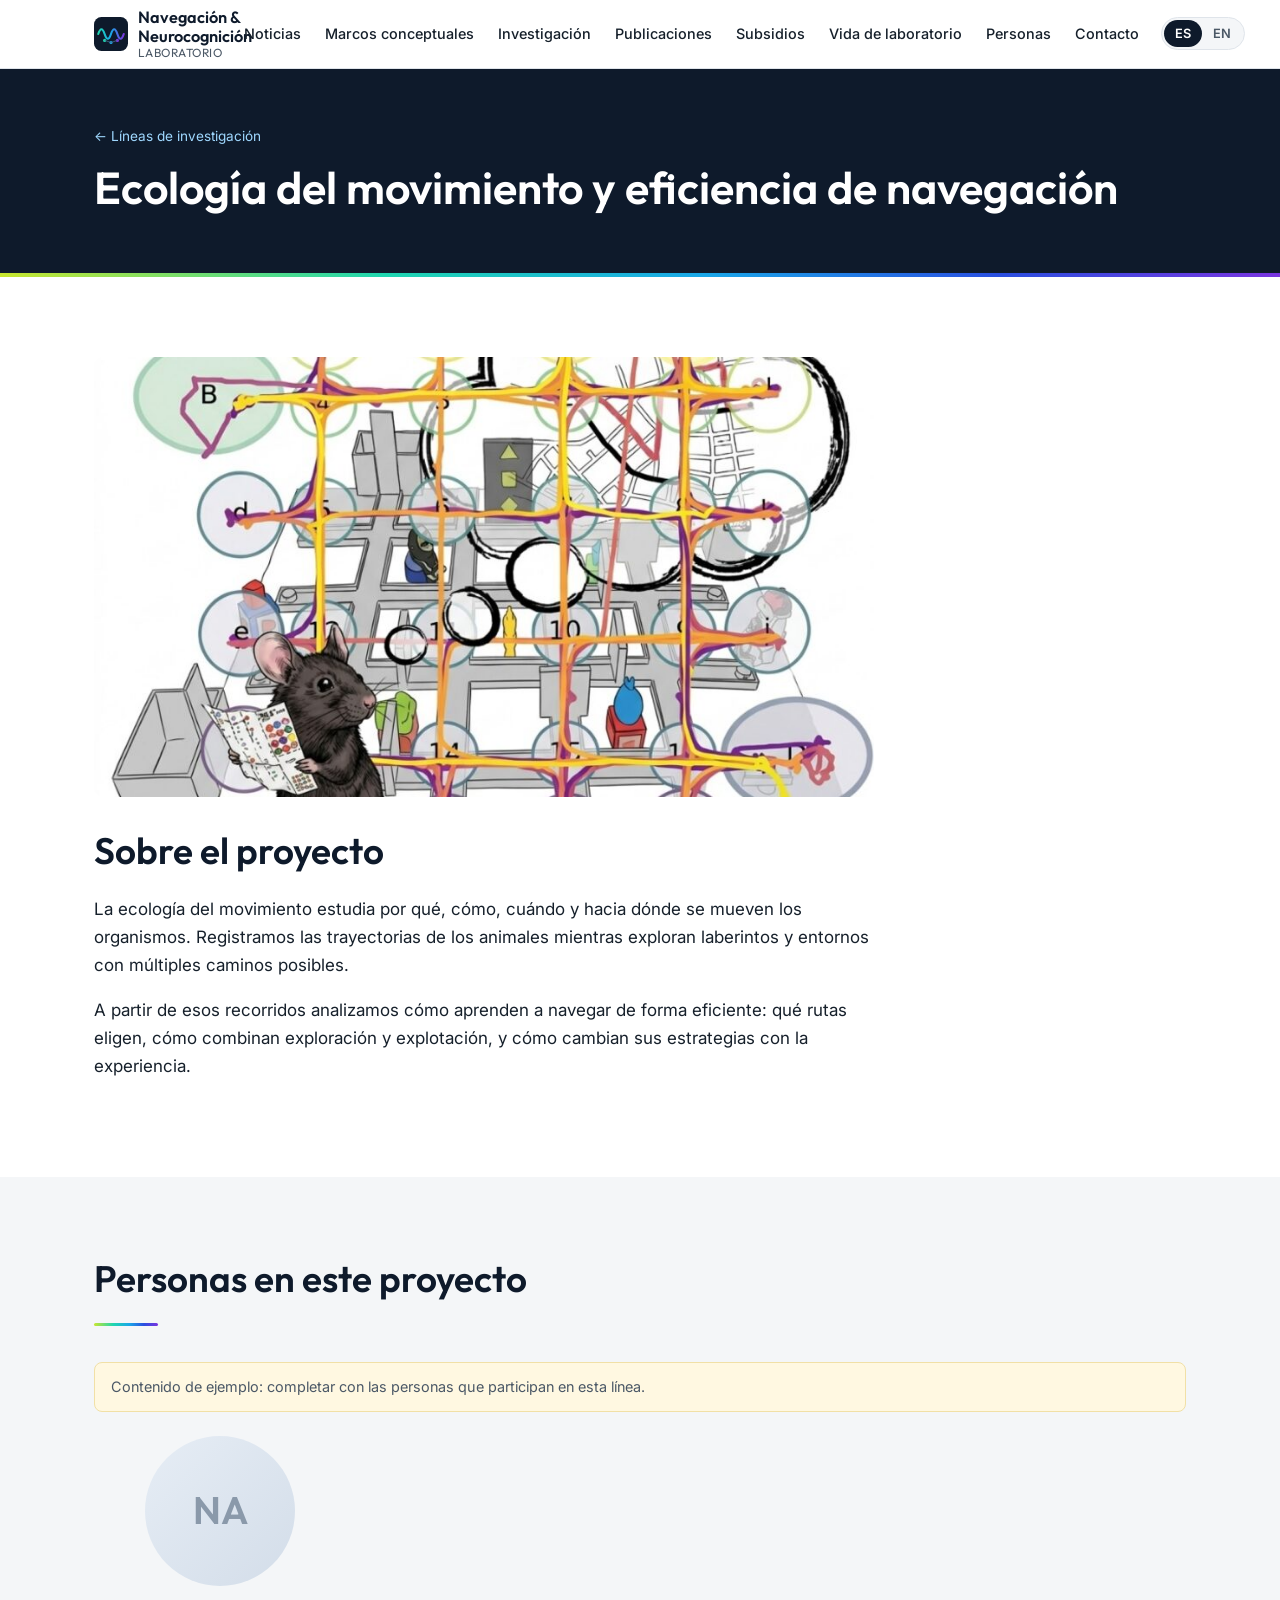
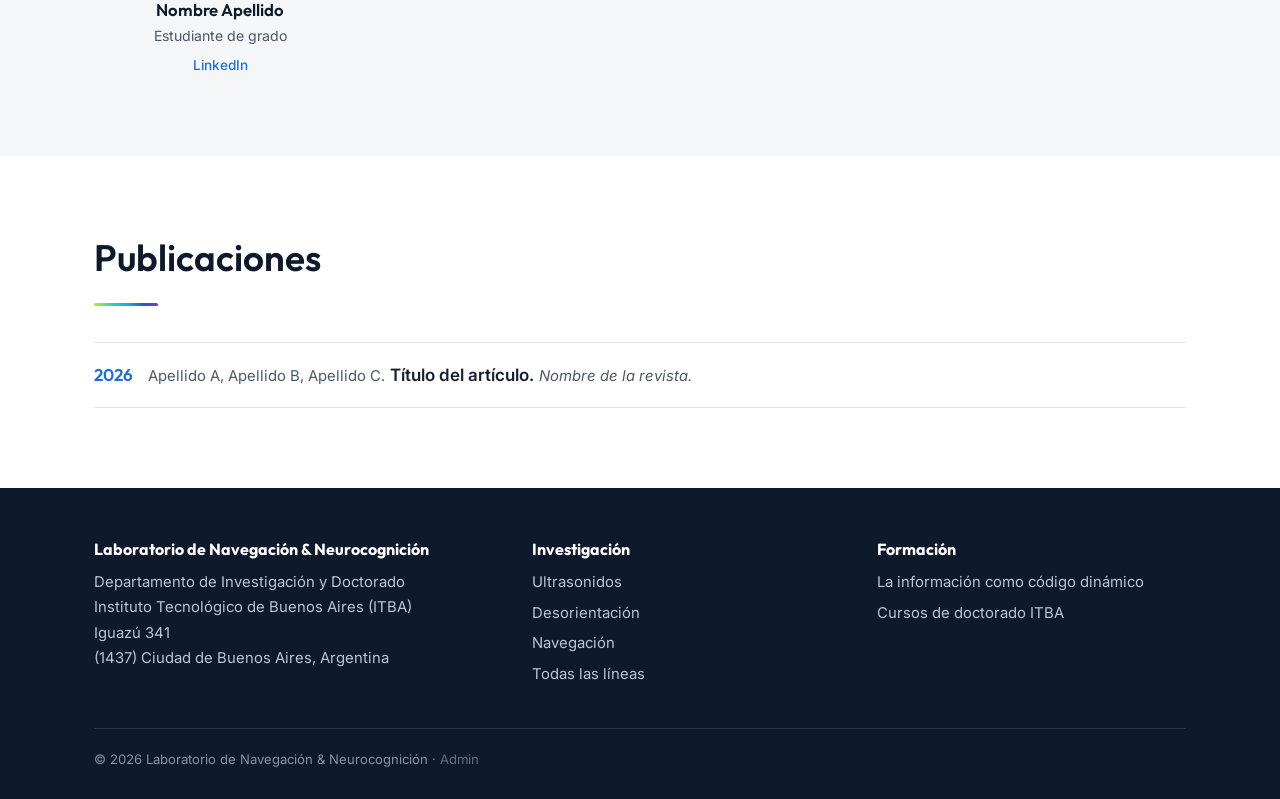
<file: linea-navegacion.html>
<!doctype html>
<html lang="es">
<head>
  <meta charset="utf-8">
  <meta name="viewport" content="width=device-width, initial-scale=1">
  <title>Redirigiendo…</title>
  <meta http-equiv="refresh" content="0; url=linea.html?id=navegacion">
  <link rel="canonical" href="linea.html?id=navegacion">
  <script>
    // Esta línea ahora se muestra en linea.html?id=navegacion (editable desde admin.html)
    location.replace("linea.html?id=navegacion" + (location.search ? "&" + location.search.slice(1) : "") + location.hash);
  </script>
</head>
<body>
  <p><a href="linea.html?id=navegacion">Ir a la página de la línea de investigación</a></p>
</body>
</html>
</file>
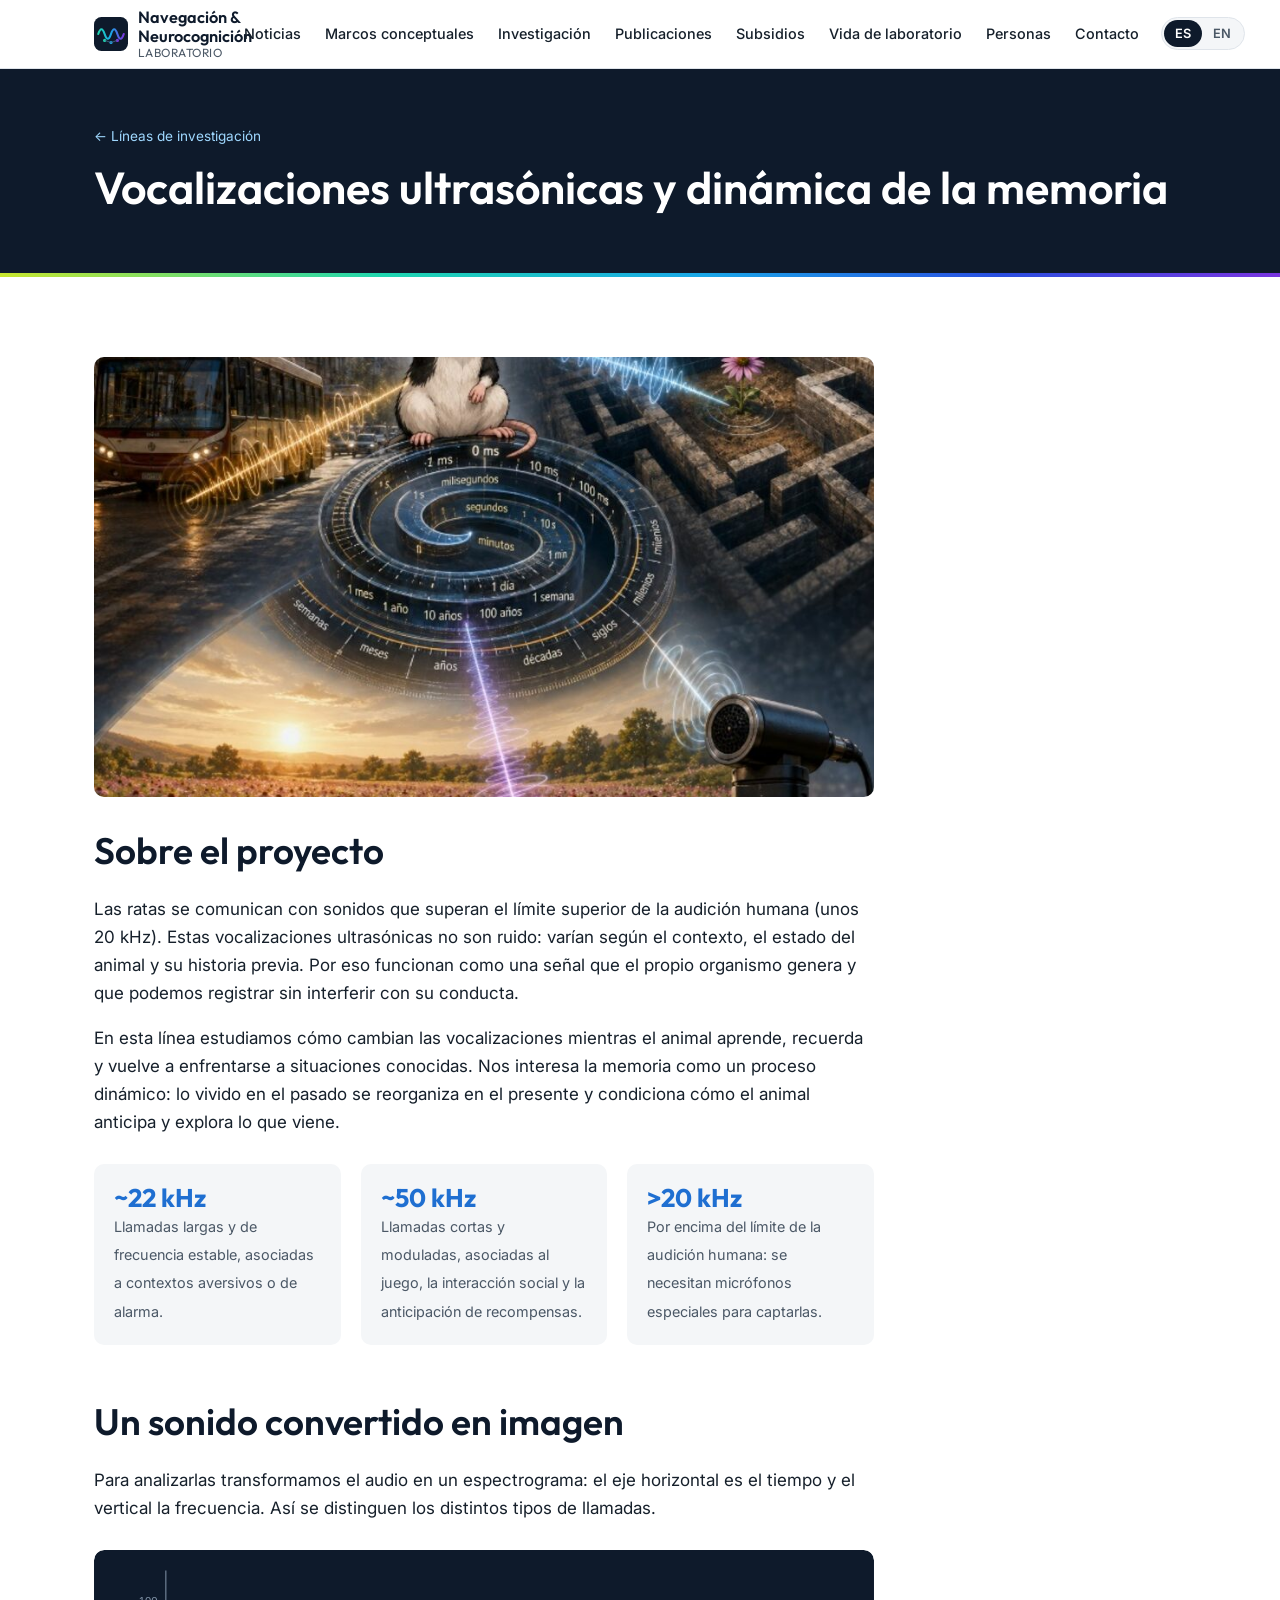
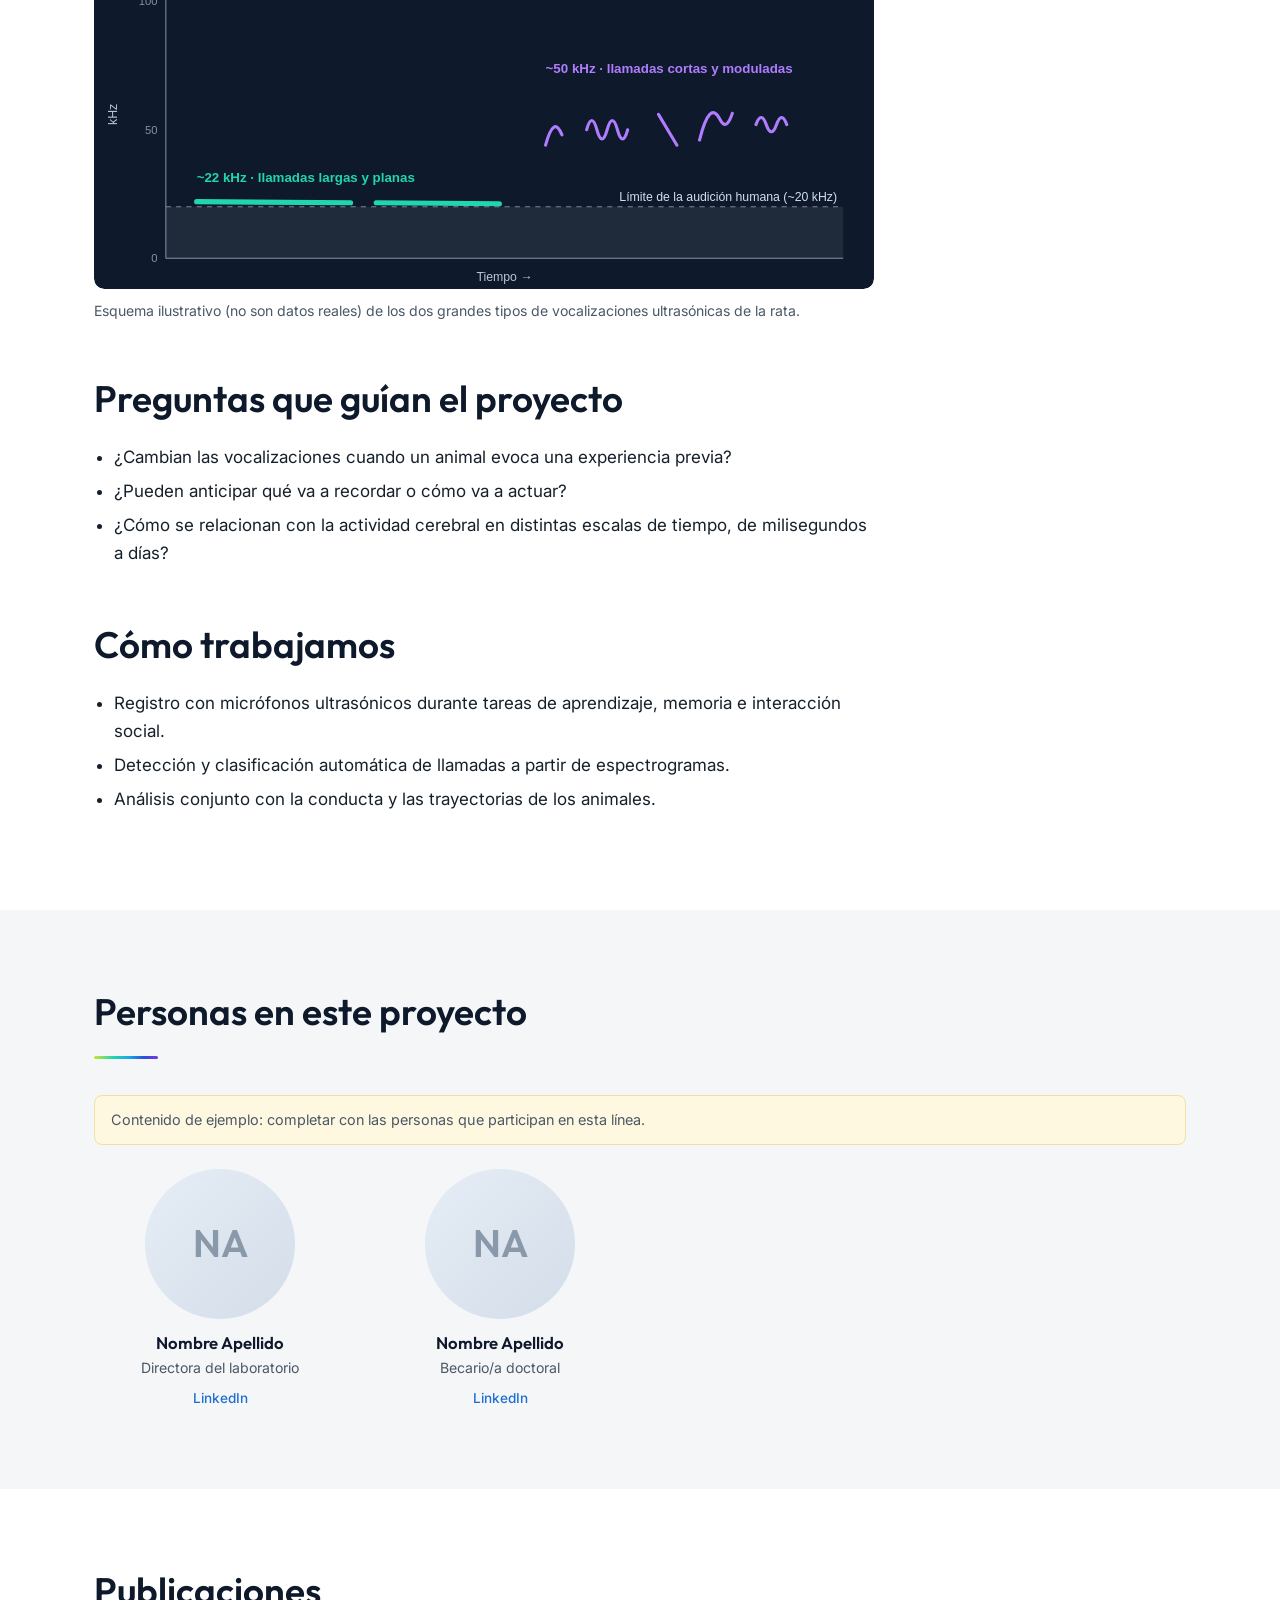
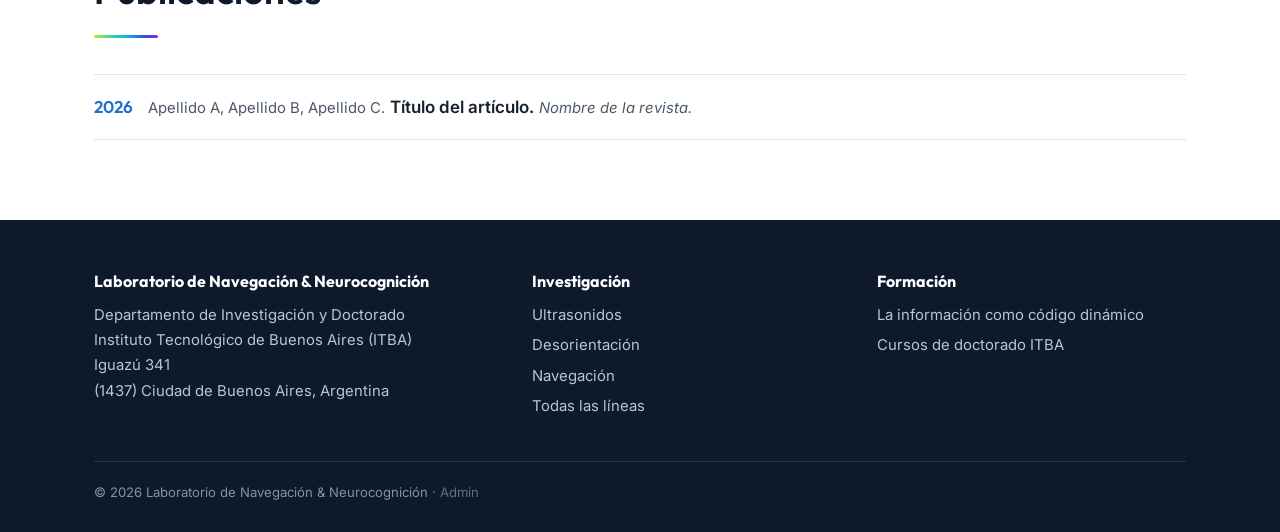
<file: linea-ultrasonidos.html>
<!doctype html>
<html lang="es">
<head>
  <meta charset="utf-8">
  <meta name="viewport" content="width=device-width, initial-scale=1">
  <title>Redirigiendo…</title>
  <meta http-equiv="refresh" content="0; url=linea.html?id=ultrasonidos">
  <link rel="canonical" href="linea.html?id=ultrasonidos">
  <script>
    // Esta línea ahora se muestra en linea.html?id=ultrasonidos (editable desde admin.html)
    location.replace("linea.html?id=ultrasonidos" + (location.search ? "&" + location.search.slice(1) : "") + location.hash);
  </script>
</head>
<body>
  <p><a href="linea.html?id=ultrasonidos">Ir a la página de la línea de investigación</a></p>
</body>
</html>
</file>
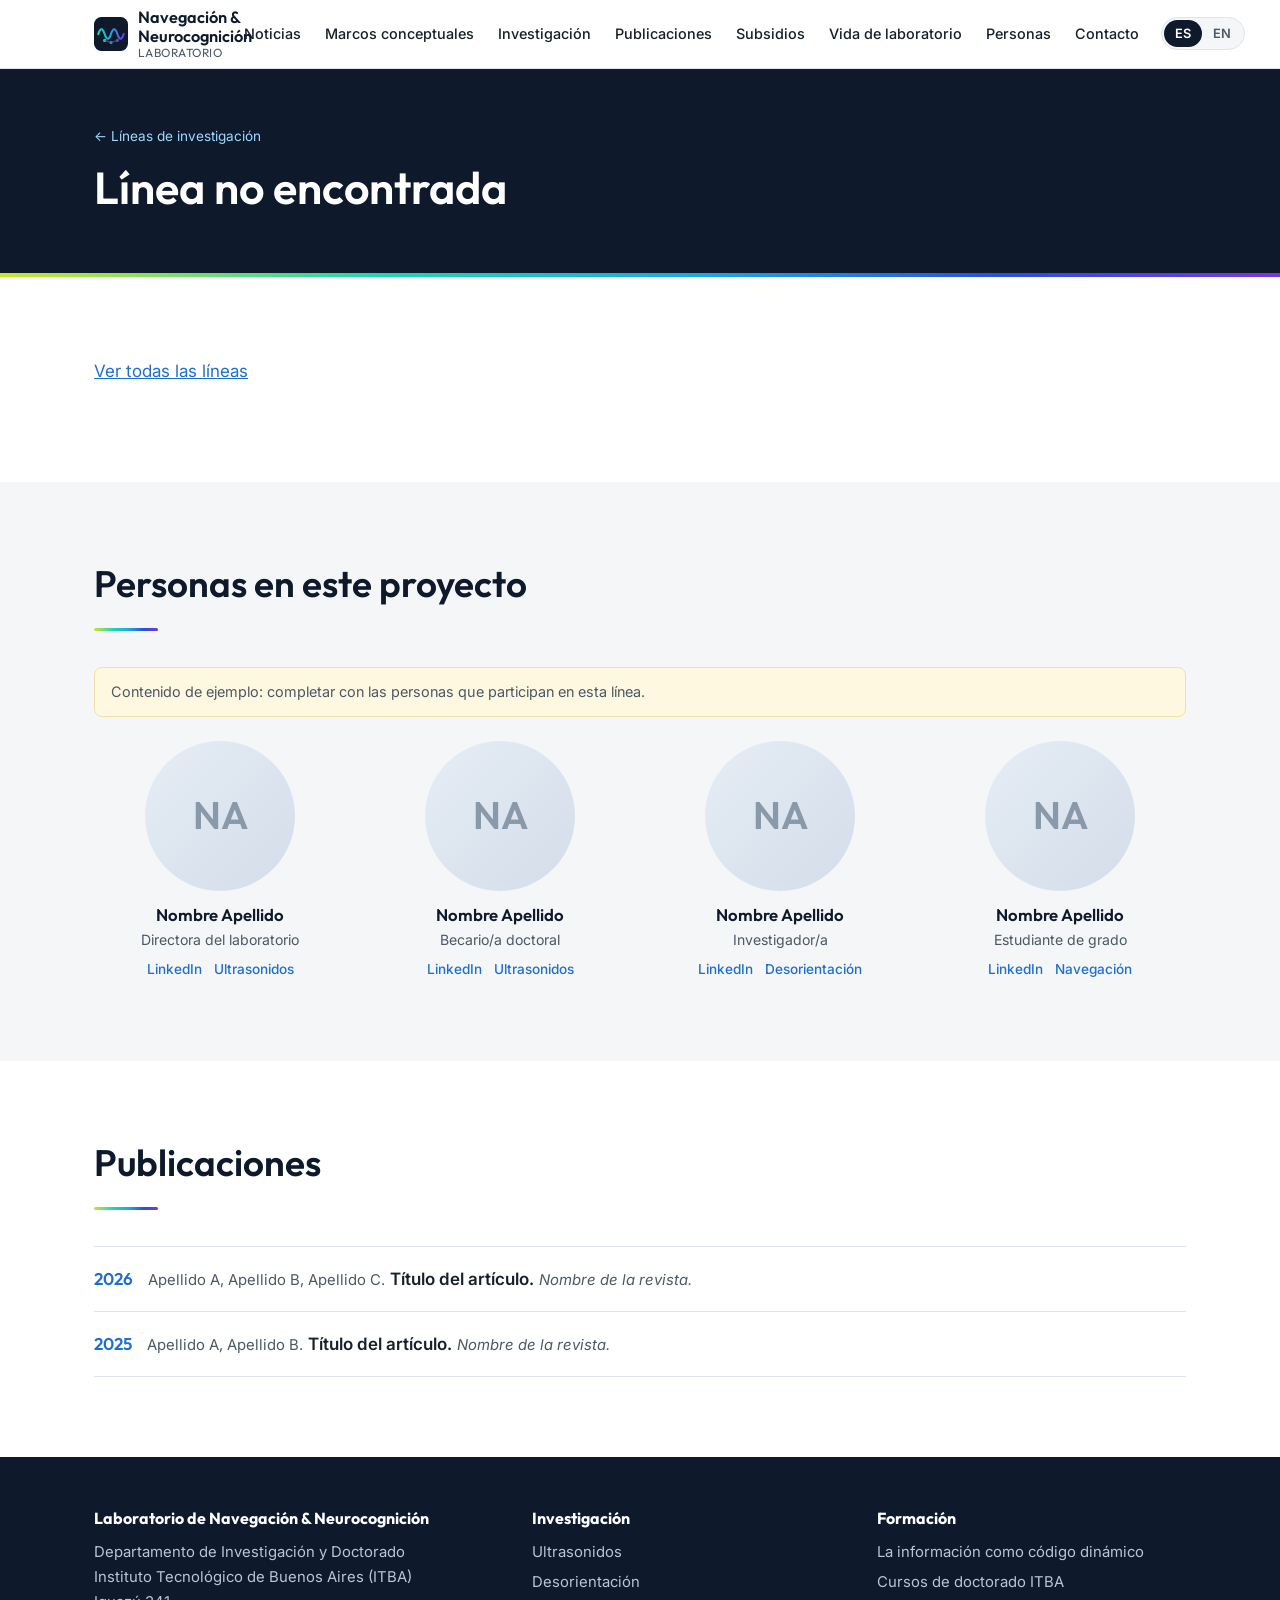
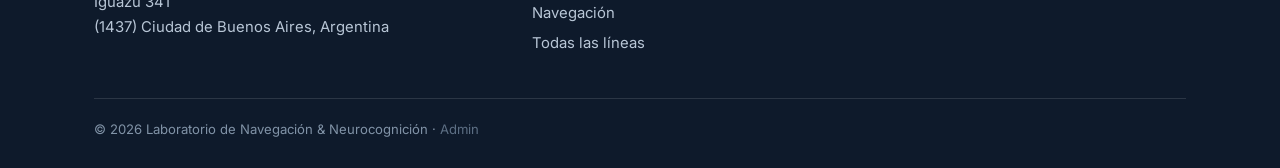
<file: linea.html>
<!doctype html>
<html lang="es" data-lang="es"
      data-title-es="Línea de investigación | Laboratorio de Navegación &amp; Neurocognición"
      data-title-en="Research line | Navigation &amp; Neurocognition Laboratory">
<head>
  <meta charset="utf-8">
  <meta name="viewport" content="width=device-width, initial-scale=1">
  <title>Línea de investigación | Laboratorio de Navegación &amp; Neurocognición</title>
  <meta name="description" content="Línea de investigación del Laboratorio de Navegación & Neurocognición.">
  <link rel="icon" href="assets/img/favicon.svg" type="image/svg+xml">
  <link rel="preconnect" href="https://fonts.googleapis.com">
  <link rel="preconnect" href="https://fonts.gstatic.com" crossorigin>
  <link href="https://fonts.googleapis.com/css2?family=Inter:wght@400;500;600&family=Outfit:wght@300;400;600&display=swap" rel="stylesheet">
  <link rel="stylesheet" href="assets/css/styles.css?v=20261115b">
  <script src="assets/js/main.js?v=20261115b"></script>
  <script src="data/contenido.js?v=20261115b"></script>
  <script src="assets/js/contenido.js?v=20261115b"></script>
</head>
<body>

<header class="site-header">
  <div class="container">
    <a class="brand" href="index.html">
      <img class="brand-mark" src="assets/img/favicon.svg" alt="">
      <span class="brand-text">
        <span lang="es">Navegación &amp; Neurocognición</span><span lang="en">Navigation &amp; Neurocognition</span>
        <small lang="es">Laboratorio</small><small lang="en">Laboratory</small>
      </span>
    </a>
    <button class="menu-btn" aria-label="Menú" aria-expanded="false">
      <svg viewBox="0 0 24 24" fill="none" stroke="currentColor" stroke-width="2" stroke-linecap="round"><path d="M4 7h16M4 12h16M4 17h16"/></svg>
    </button>
    <nav class="nav">
      <a href="index.html#noticias"><span lang="es">Noticias</span><span lang="en">News</span></a>
      <a href="index.html#marco"><span lang="es">Marcos conceptuales</span><span lang="en">Frameworks</span></a>
      <a href="index.html#lineas"><span lang="es">Investigación</span><span lang="en">Research</span></a>
      <a href="index.html#publicaciones"><span lang="es">Publicaciones</span><span lang="en">Publications</span></a>
      <a href="index.html#subsidios"><span lang="es">Subsidios</span><span lang="en">Funding</span></a>
      <a href="index.html#vida"><span lang="es">Vida de laboratorio</span><span lang="en">Lab life</span></a>
      <a href="index.html#personas"><span lang="es">Personas</span><span lang="en">People</span></a>
      <a href="index.html#contacto"><span lang="es">Contacto</span><span lang="en">Contact</span></a>
      <div class="lang-toggle" role="group" aria-label="Idioma / Language">
        <button type="button" data-set-lang="es" aria-pressed="true">ES</button>
        <button type="button" data-set-lang="en" aria-pressed="false">EN</button>
      </div>
    </nav>
  </div>
</header>

<main>
  <!-- Página de cada línea de investigación: linea.html?id=<id>. El contenido se edita desde admin.html -->
  <section class="page-hero">
    <div class="container">
      <div class="breadcrumb">
        <a href="lineas.html"><span lang="es">← Líneas de investigación</span><span lang="en">← Research lines</span></a>
      </div>
      <div data-render="linea-hero"></div>
    </div>
  </section>

  <section class="section">
    <div class="container" data-render="linea-cuerpo"></div>
  </section>

  <section class="section alt">
    <div class="container">
      <div class="section-head">
        <h2><span lang="es">Personas en este proyecto</span><span lang="en">People in this project</span></h2>
      </div>
      <p class="placeholder-note" data-aviso>
        <span lang="es">Contenido de ejemplo: completar con las personas que participan en esta línea.</span>
        <span lang="en">Sample content: fill in with the people working on this line.</span>
      </p>
      <div class="people" data-render="personas" data-linea="@url"></div>
    </div>
  </section>

  <section class="section">
    <div class="container">
      <div class="section-head">
        <h2><span lang="es">Publicaciones</span><span lang="en">Publications</span></h2>
      </div>
      <ul class="pub-list" data-render="publicaciones" data-linea="@url"></ul>
    </div>
  </section>
</main>

<footer class="site-footer">
  <div class="container">
    <div class="footer-grid">
      <div>
        <h4><span lang="es">Laboratorio de Navegación &amp; Neurocognición</span><span lang="en">Navigation &amp; Neurocognition Laboratory</span></h4>
        <address data-render="direccion">
          <span lang="es">Departamento de Investigación y Doctorado</span><span lang="en">Research and Doctorate Department</span><br>
          <span lang="es">Instituto Tecnológico de Buenos Aires (ITBA)</span><span lang="en">Buenos Aires Institute of Technology (ITBA)</span><br>
          Iguazú 341<br>
          (1437) Capital Federal<br>
          Buenos Aires, Argentina
        </address>
      </div>
      <div>
        <h4><span lang="es">Investigación</span><span lang="en">Research</span></h4>
        <ul data-render="lineas-footer">
          <li><a href="linea.html?id=ultrasonidos"><span lang="es">Vocalizaciones ultrasónicas</span><span lang="en">Ultrasonic vocalizations</span></a></li>
          <li><a href="linea.html?id=desorientacion"><span lang="es">Desorientación espacial</span><span lang="en">Spatial disorientation</span></a></li>
          <li><a href="linea.html?id=navegacion"><span lang="es">Ecología del movimiento</span><span lang="en">Movement ecology</span></a></li>
        </ul>
      </div>
      <div>
        <h4><span lang="es">Formación</span><span lang="en">Training</span></h4>
        <ul data-render="marcos-footer">
          <li><a href="marco.html?id=ribio">RIBio</a></li>
        </ul>
        <ul>
          <li><a data-render="cursos-link" href="https://investigacion.itba.edu.ar/cursos-de-doctorado/" target="_blank" rel="noopener"><span lang="es">Cursos de doctorado ITBA</span><span lang="en">ITBA doctoral courses</span></a></li>
        </ul>
      </div>
    </div>
    <div class="footer-bottom">© <span data-year>2026</span> <span lang="es">Laboratorio de Navegación &amp; Neurocognición</span><span lang="en">Navigation &amp; Neurocognition Laboratory</span> · <a class="admin-link" href="admin.html">Admin</a></div>
  </div>
</footer>

</body>
</html>
</file>
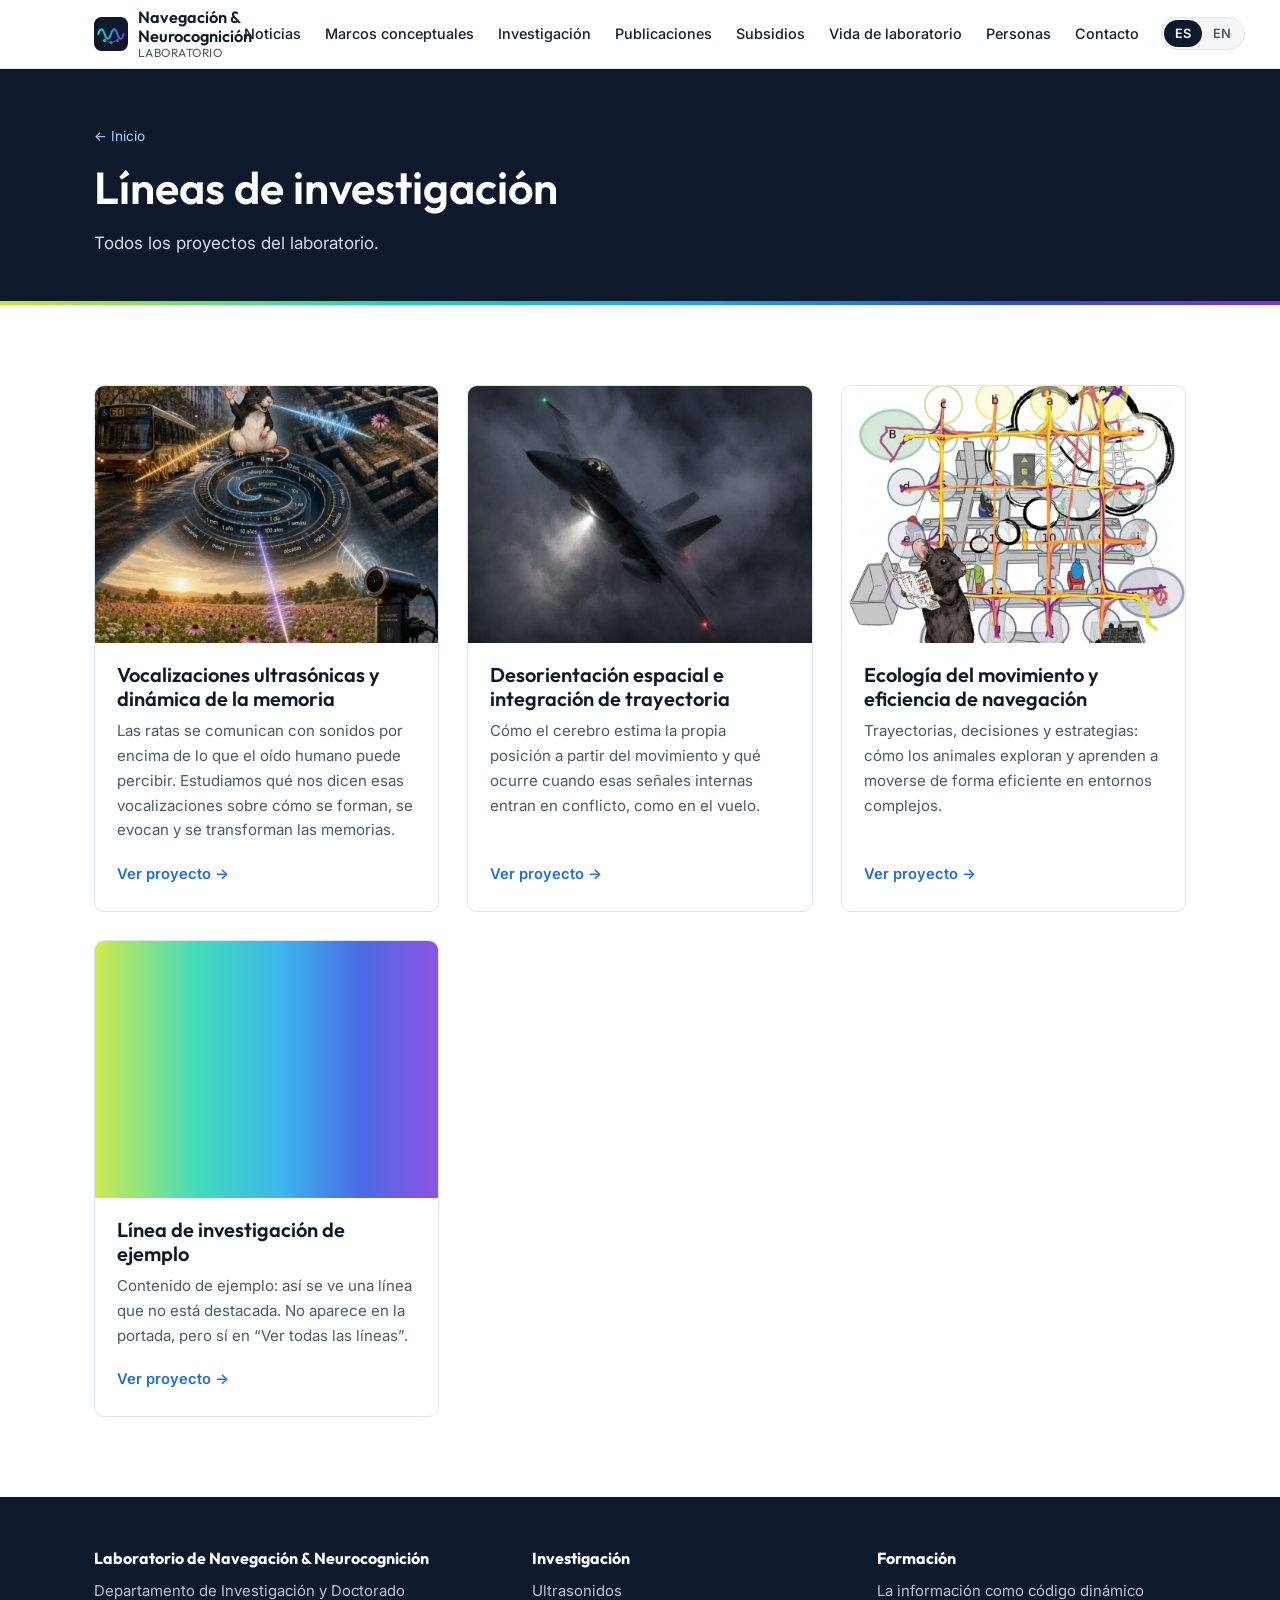
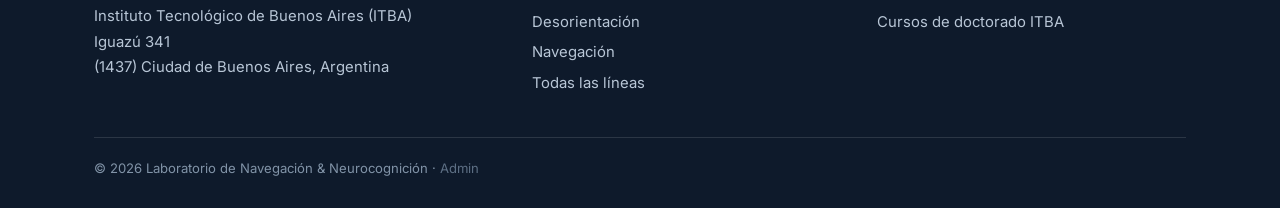
<file: lineas.html>
<!doctype html>
<html lang="es" data-lang="es"
      data-title-es="Líneas de investigación | Laboratorio de Navegación &amp; Neurocognición"
      data-title-en="Research lines | Navigation &amp; Neurocognition Laboratory">
<head>
  <meta charset="utf-8">
  <meta name="viewport" content="width=device-width, initial-scale=1">
  <title>Líneas de investigación | Laboratorio de Navegación &amp; Neurocognición</title>
  <meta name="description" content="Líneas de investigación del Laboratorio de Navegación & Neurocognición.">
  <link rel="icon" href="assets/img/favicon.svg" type="image/svg+xml">
  <link rel="preconnect" href="https://fonts.googleapis.com">
  <link rel="preconnect" href="https://fonts.gstatic.com" crossorigin>
  <link href="https://fonts.googleapis.com/css2?family=Inter:wght@400;500;600&family=Outfit:wght@300;400;600&display=swap" rel="stylesheet">
  <link rel="stylesheet" href="assets/css/styles.css?v=20261115b">
  <script src="assets/js/main.js?v=20261115b"></script>
  <script src="data/contenido.js?v=20261115b"></script>
  <script src="assets/js/contenido.js?v=20261115b"></script>
</head>
<body>

<header class="site-header">
  <div class="container">
    <a class="brand" href="index.html">
      <img class="brand-mark" src="assets/img/favicon.svg" alt="">
      <span class="brand-text">
        <span lang="es">Navegación &amp; Neurocognición</span><span lang="en">Navigation &amp; Neurocognition</span>
        <small lang="es">Laboratorio</small><small lang="en">Laboratory</small>
      </span>
    </a>
    <button class="menu-btn" aria-label="Menú" aria-expanded="false">
      <svg viewBox="0 0 24 24" fill="none" stroke="currentColor" stroke-width="2" stroke-linecap="round"><path d="M4 7h16M4 12h16M4 17h16"/></svg>
    </button>
    <nav class="nav">
      <a href="index.html#noticias"><span lang="es">Noticias</span><span lang="en">News</span></a>
      <a href="index.html#marco"><span lang="es">Marcos conceptuales</span><span lang="en">Frameworks</span></a>
      <a href="index.html#lineas"><span lang="es">Investigación</span><span lang="en">Research</span></a>
      <a href="index.html#publicaciones"><span lang="es">Publicaciones</span><span lang="en">Publications</span></a>
      <a href="index.html#subsidios"><span lang="es">Subsidios</span><span lang="en">Funding</span></a>
      <a href="index.html#vida"><span lang="es">Vida de laboratorio</span><span lang="en">Lab life</span></a>
      <a href="index.html#personas"><span lang="es">Personas</span><span lang="en">People</span></a>
      <a href="index.html#contacto"><span lang="es">Contacto</span><span lang="en">Contact</span></a>
      <div class="lang-toggle" role="group" aria-label="Idioma / Language">
        <button type="button" data-set-lang="es" aria-pressed="true">ES</button>
        <button type="button" data-set-lang="en" aria-pressed="false">EN</button>
      </div>
    </nav>
  </div>
</header>

<main>
  <section class="page-hero">
    <div class="container">
      <div class="breadcrumb">
        <a href="index.html#lineas"><span lang="es">← Inicio</span><span lang="en">← Home</span></a>
      </div>
      <h1><span lang="es">Líneas de investigación</span><span lang="en">Research lines</span></h1>
      <p><span lang="es">Todos los proyectos del laboratorio.</span><span lang="en">All of the lab's projects.</span></p>
    </div>
  </section>

  <section class="section">
    <div class="container">
      <div class="lines" data-render="lineas-todas">
        <p class="empty-note"><span lang="es">Cargando…</span><span lang="en">Loading…</span></p>
      </div>
    </div>
  </section>
</main>

<footer class="site-footer">
  <div class="container">
    <div class="footer-grid">
      <div>
        <h4><span lang="es">Laboratorio de Navegación &amp; Neurocognición</span><span lang="en">Navigation &amp; Neurocognition Laboratory</span></h4>
        <address data-render="direccion">
          <span lang="es">Departamento de Investigación y Doctorado</span><span lang="en">Research and Doctorate Department</span><br>
          <span lang="es">Instituto Tecnológico de Buenos Aires (ITBA)</span><span lang="en">Buenos Aires Institute of Technology (ITBA)</span><br>
          Iguazú 341<br>
          (1437) Capital Federal<br>
          Buenos Aires, Argentina
        </address>
      </div>
      <div>
        <h4><span lang="es">Investigación</span><span lang="en">Research</span></h4>
        <ul data-render="lineas-footer">
          <li><a href="linea.html?id=ultrasonidos"><span lang="es">Vocalizaciones ultrasónicas</span><span lang="en">Ultrasonic vocalizations</span></a></li>
          <li><a href="linea.html?id=desorientacion"><span lang="es">Desorientación espacial</span><span lang="en">Spatial disorientation</span></a></li>
          <li><a href="linea.html?id=navegacion"><span lang="es">Ecología del movimiento</span><span lang="en">Movement ecology</span></a></li>
        </ul>
      </div>
      <div>
        <h4><span lang="es">Formación</span><span lang="en">Training</span></h4>
        <ul data-render="marcos-footer">
          <li><a href="marco.html?id=ribio">RIBio</a></li>
        </ul>
        <ul>
          <li><a data-render="cursos-link" href="https://investigacion.itba.edu.ar/cursos-de-doctorado/" target="_blank" rel="noopener"><span lang="es">Cursos de doctorado ITBA</span><span lang="en">ITBA doctoral courses</span></a></li>
        </ul>
      </div>
    </div>
    <div class="footer-bottom">© <span data-year>2026</span> <span lang="es">Laboratorio de Navegación &amp; Neurocognición</span><span lang="en">Navigation &amp; Neurocognition Laboratory</span> · <a class="admin-link" href="admin.html">Admin</a></div>
  </div>
</footer>

</body>
</html>
</file>
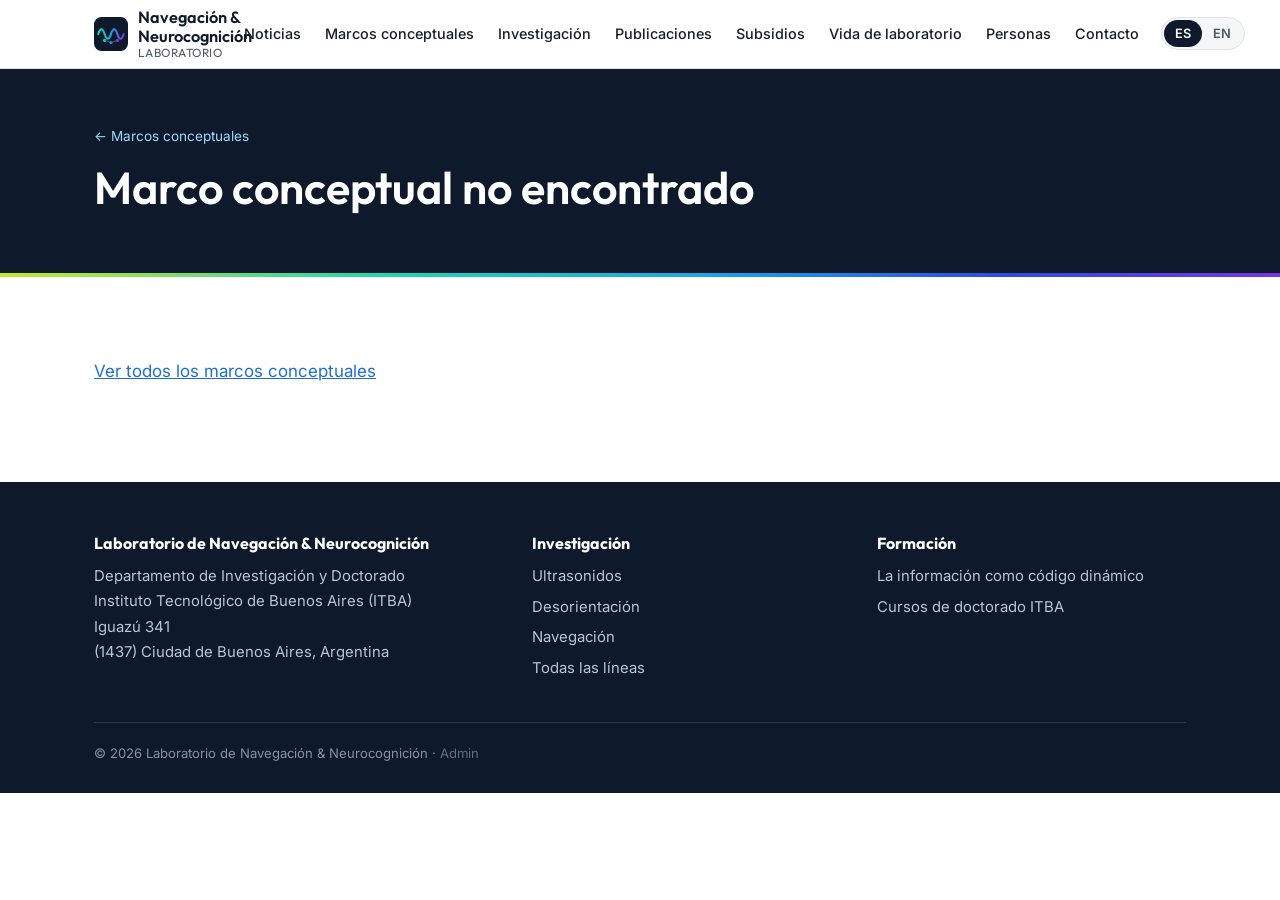
<file: marco.html>
<!doctype html>
<html lang="es" data-lang="es"
      data-title-es="Marco conceptual | Laboratorio de Navegación &amp; Neurocognición"
      data-title-en="Conceptual framework | Navigation &amp; Neurocognition Laboratory">
<head>
  <meta charset="utf-8">
  <meta name="viewport" content="width=device-width, initial-scale=1">
  <title>Marco conceptual | Laboratorio de Navegación &amp; Neurocognición</title>
  <meta name="description" content="Marco conceptual del Laboratorio de Navegación & Neurocognición.">
  <link rel="icon" href="assets/img/favicon.svg" type="image/svg+xml">
  <link rel="preconnect" href="https://fonts.googleapis.com">
  <link rel="preconnect" href="https://fonts.gstatic.com" crossorigin>
  <link href="https://fonts.googleapis.com/css2?family=Inter:wght@400;500;600&family=Outfit:wght@300;400;600&display=swap" rel="stylesheet">
  <link rel="stylesheet" href="assets/css/styles.css?v=20261115b">
  <script src="assets/js/main.js?v=20261115b"></script>
  <script src="data/contenido.js?v=20261115b"></script>
  <script src="assets/js/contenido.js?v=20261115b"></script>
</head>
<body>

<header class="site-header">
  <div class="container">
    <a class="brand" href="index.html">
      <img class="brand-mark" src="assets/img/favicon.svg" alt="">
      <span class="brand-text">
        <span lang="es">Navegación &amp; Neurocognición</span><span lang="en">Navigation &amp; Neurocognition</span>
        <small lang="es">Laboratorio</small><small lang="en">Laboratory</small>
      </span>
    </a>
    <button class="menu-btn" aria-label="Menú" aria-expanded="false">
      <svg viewBox="0 0 24 24" fill="none" stroke="currentColor" stroke-width="2" stroke-linecap="round"><path d="M4 7h16M4 12h16M4 17h16"/></svg>
    </button>
    <nav class="nav">
      <a href="index.html#noticias"><span lang="es">Noticias</span><span lang="en">News</span></a>
      <a href="index.html#marco"><span lang="es">Marcos conceptuales</span><span lang="en">Frameworks</span></a>
      <a href="index.html#lineas"><span lang="es">Investigación</span><span lang="en">Research</span></a>
      <a href="index.html#publicaciones"><span lang="es">Publicaciones</span><span lang="en">Publications</span></a>
      <a href="index.html#subsidios"><span lang="es">Subsidios</span><span lang="en">Funding</span></a>
      <a href="index.html#vida"><span lang="es">Vida de laboratorio</span><span lang="en">Lab life</span></a>
      <a href="index.html#personas"><span lang="es">Personas</span><span lang="en">People</span></a>
      <a href="index.html#contacto"><span lang="es">Contacto</span><span lang="en">Contact</span></a>
      <div class="lang-toggle" role="group" aria-label="Idioma / Language">
        <button type="button" data-set-lang="es" aria-pressed="true">ES</button>
        <button type="button" data-set-lang="en" aria-pressed="false">EN</button>
      </div>
    </nav>
  </div>
</header>

<main>
  <!-- Página de cada marco conceptual: marco.html?id=<id>. El contenido se edita desde admin.html -->
  <section class="page-hero">
    <div class="container">
      <div class="breadcrumb">
        <a href="marcos.html"><span lang="es">← Marcos conceptuales</span><span lang="en">← Conceptual frameworks</span></a>
      </div>
      <div data-render="marco-hero"></div>
    </div>
  </section>

  <section class="section">
    <div class="container" data-render="marco-cuerpo"></div>
  </section>
</main>

<footer class="site-footer">
  <div class="container">
    <div class="footer-grid">
      <div>
        <h4><span lang="es">Laboratorio de Navegación &amp; Neurocognición</span><span lang="en">Navigation &amp; Neurocognition Laboratory</span></h4>
        <address data-render="direccion">
          <span lang="es">Departamento de Investigación y Doctorado</span><span lang="en">Research and Doctorate Department</span><br>
          <span lang="es">Instituto Tecnológico de Buenos Aires (ITBA)</span><span lang="en">Buenos Aires Institute of Technology (ITBA)</span><br>
          Iguazú 341<br>
          (1437) Capital Federal<br>
          Buenos Aires, Argentina
        </address>
      </div>
      <div>
        <h4><span lang="es">Investigación</span><span lang="en">Research</span></h4>
        <ul data-render="lineas-footer">
          <li><a href="linea.html?id=ultrasonidos"><span lang="es">Vocalizaciones ultrasónicas</span><span lang="en">Ultrasonic vocalizations</span></a></li>
          <li><a href="linea.html?id=desorientacion"><span lang="es">Desorientación espacial</span><span lang="en">Spatial disorientation</span></a></li>
          <li><a href="linea.html?id=navegacion"><span lang="es">Ecología del movimiento</span><span lang="en">Movement ecology</span></a></li>
        </ul>
      </div>
      <div>
        <h4><span lang="es">Formación</span><span lang="en">Training</span></h4>
        <ul data-render="marcos-footer">
          <li><a href="marco.html?id=ribio">RIBio</a></li>
        </ul>
        <ul>
          <li><a data-render="cursos-link" href="https://investigacion.itba.edu.ar/cursos-de-doctorado/" target="_blank" rel="noopener"><span lang="es">Cursos de doctorado ITBA</span><span lang="en">ITBA doctoral courses</span></a></li>
        </ul>
      </div>
    </div>
    <div class="footer-bottom">© <span data-year>2026</span> <span lang="es">Laboratorio de Navegación &amp; Neurocognición</span><span lang="en">Navigation &amp; Neurocognition Laboratory</span> · <a class="admin-link" href="admin.html">Admin</a></div>
  </div>
</footer>

</body>
</html>
</file>
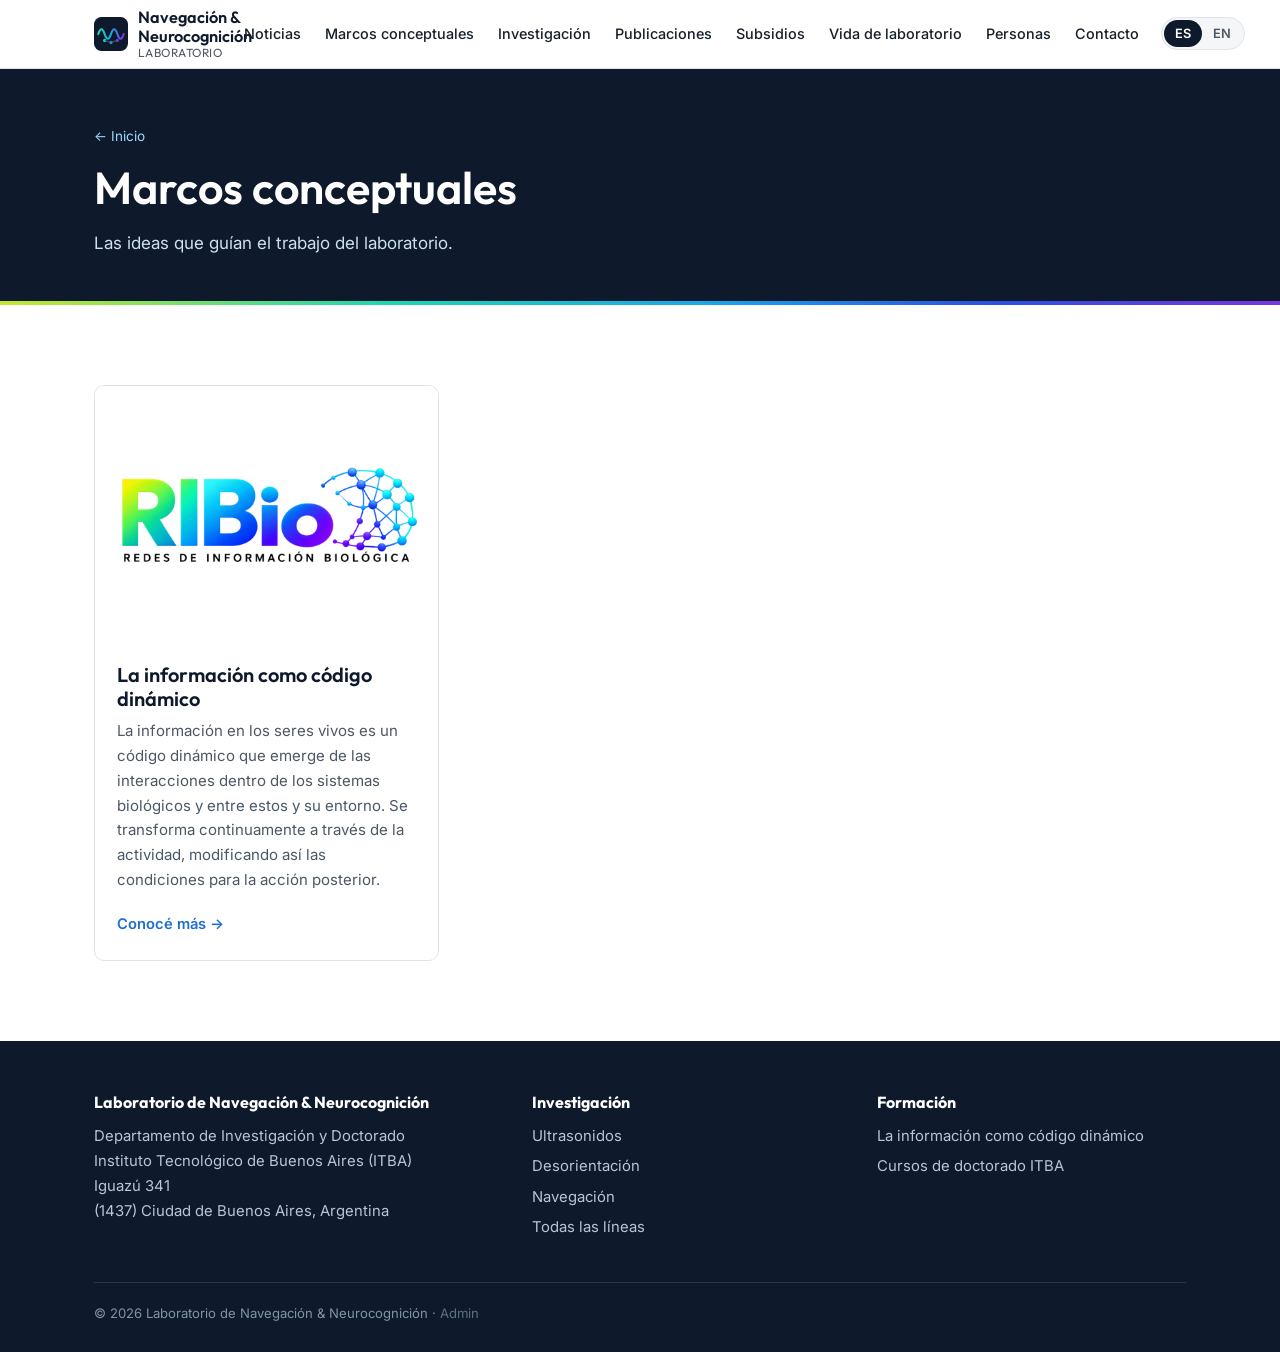
<file: marcos.html>
<!doctype html>
<html lang="es" data-lang="es"
      data-title-es="Marcos conceptuales | Laboratorio de Navegación &amp; Neurocognición"
      data-title-en="Conceptual frameworks | Navigation &amp; Neurocognition Laboratory">
<head>
  <meta charset="utf-8">
  <meta name="viewport" content="width=device-width, initial-scale=1">
  <title>Marcos conceptuales | Laboratorio de Navegación &amp; Neurocognición</title>
  <meta name="description" content="Marcos conceptuales del Laboratorio de Navegación & Neurocognición.">
  <link rel="icon" href="assets/img/favicon.svg" type="image/svg+xml">
  <link rel="preconnect" href="https://fonts.googleapis.com">
  <link rel="preconnect" href="https://fonts.gstatic.com" crossorigin>
  <link href="https://fonts.googleapis.com/css2?family=Inter:wght@400;500;600&family=Outfit:wght@300;400;600&display=swap" rel="stylesheet">
  <link rel="stylesheet" href="assets/css/styles.css?v=20261115b">
  <script src="assets/js/main.js?v=20261115b"></script>
  <script src="data/contenido.js?v=20261115b"></script>
  <script src="assets/js/contenido.js?v=20261115b"></script>
</head>
<body>

<header class="site-header">
  <div class="container">
    <a class="brand" href="index.html">
      <img class="brand-mark" src="assets/img/favicon.svg" alt="">
      <span class="brand-text">
        <span lang="es">Navegación &amp; Neurocognición</span><span lang="en">Navigation &amp; Neurocognition</span>
        <small lang="es">Laboratorio</small><small lang="en">Laboratory</small>
      </span>
    </a>
    <button class="menu-btn" aria-label="Menú" aria-expanded="false">
      <svg viewBox="0 0 24 24" fill="none" stroke="currentColor" stroke-width="2" stroke-linecap="round"><path d="M4 7h16M4 12h16M4 17h16"/></svg>
    </button>
    <nav class="nav">
      <a href="index.html#noticias"><span lang="es">Noticias</span><span lang="en">News</span></a>
      <a href="index.html#marco"><span lang="es">Marcos conceptuales</span><span lang="en">Frameworks</span></a>
      <a href="index.html#lineas"><span lang="es">Investigación</span><span lang="en">Research</span></a>
      <a href="index.html#publicaciones"><span lang="es">Publicaciones</span><span lang="en">Publications</span></a>
      <a href="index.html#subsidios"><span lang="es">Subsidios</span><span lang="en">Funding</span></a>
      <a href="index.html#vida"><span lang="es">Vida de laboratorio</span><span lang="en">Lab life</span></a>
      <a href="index.html#personas"><span lang="es">Personas</span><span lang="en">People</span></a>
      <a href="index.html#contacto"><span lang="es">Contacto</span><span lang="en">Contact</span></a>
      <div class="lang-toggle" role="group" aria-label="Idioma / Language">
        <button type="button" data-set-lang="es" aria-pressed="true">ES</button>
        <button type="button" data-set-lang="en" aria-pressed="false">EN</button>
      </div>
    </nav>
  </div>
</header>

<main>
  <section class="page-hero">
    <div class="container">
      <div class="breadcrumb">
        <a href="index.html#marco"><span lang="es">← Inicio</span><span lang="en">← Home</span></a>
      </div>
      <h1><span lang="es">Marcos conceptuales</span><span lang="en">Conceptual frameworks</span></h1>
      <p><span lang="es">Las ideas que guían el trabajo del laboratorio.</span><span lang="en">The ideas that guide the lab's work.</span></p>
    </div>
  </section>

  <section class="section">
    <div class="container">
      <div class="lines" data-render="marcos-todos">
        <p class="empty-note"><span lang="es">Cargando…</span><span lang="en">Loading…</span></p>
      </div>
    </div>
  </section>
</main>

<footer class="site-footer">
  <div class="container">
    <div class="footer-grid">
      <div>
        <h4><span lang="es">Laboratorio de Navegación &amp; Neurocognición</span><span lang="en">Navigation &amp; Neurocognition Laboratory</span></h4>
        <address data-render="direccion">
          <span lang="es">Departamento de Investigación y Doctorado</span><span lang="en">Research and Doctorate Department</span><br>
          <span lang="es">Instituto Tecnológico de Buenos Aires (ITBA)</span><span lang="en">Buenos Aires Institute of Technology (ITBA)</span><br>
          Iguazú 341<br>
          (1437) Capital Federal<br>
          Buenos Aires, Argentina
        </address>
      </div>
      <div>
        <h4><span lang="es">Investigación</span><span lang="en">Research</span></h4>
        <ul data-render="lineas-footer">
          <li><a href="linea.html?id=ultrasonidos"><span lang="es">Vocalizaciones ultrasónicas</span><span lang="en">Ultrasonic vocalizations</span></a></li>
          <li><a href="linea.html?id=desorientacion"><span lang="es">Desorientación espacial</span><span lang="en">Spatial disorientation</span></a></li>
          <li><a href="linea.html?id=navegacion"><span lang="es">Ecología del movimiento</span><span lang="en">Movement ecology</span></a></li>
        </ul>
      </div>
      <div>
        <h4><span lang="es">Formación</span><span lang="en">Training</span></h4>
        <ul data-render="marcos-footer">
          <li><a href="marco.html?id=ribio">RIBio</a></li>
        </ul>
        <ul>
          <li><a data-render="cursos-link" href="https://investigacion.itba.edu.ar/cursos-de-doctorado/" target="_blank" rel="noopener"><span lang="es">Cursos de doctorado ITBA</span><span lang="en">ITBA doctoral courses</span></a></li>
        </ul>
      </div>
    </div>
    <div class="footer-bottom">© <span data-year>2026</span> <span lang="es">Laboratorio de Navegación &amp; Neurocognición</span><span lang="en">Navigation &amp; Neurocognition Laboratory</span> · <a class="admin-link" href="admin.html">Admin</a></div>
  </div>
</footer>

</body>
</html>
</file>
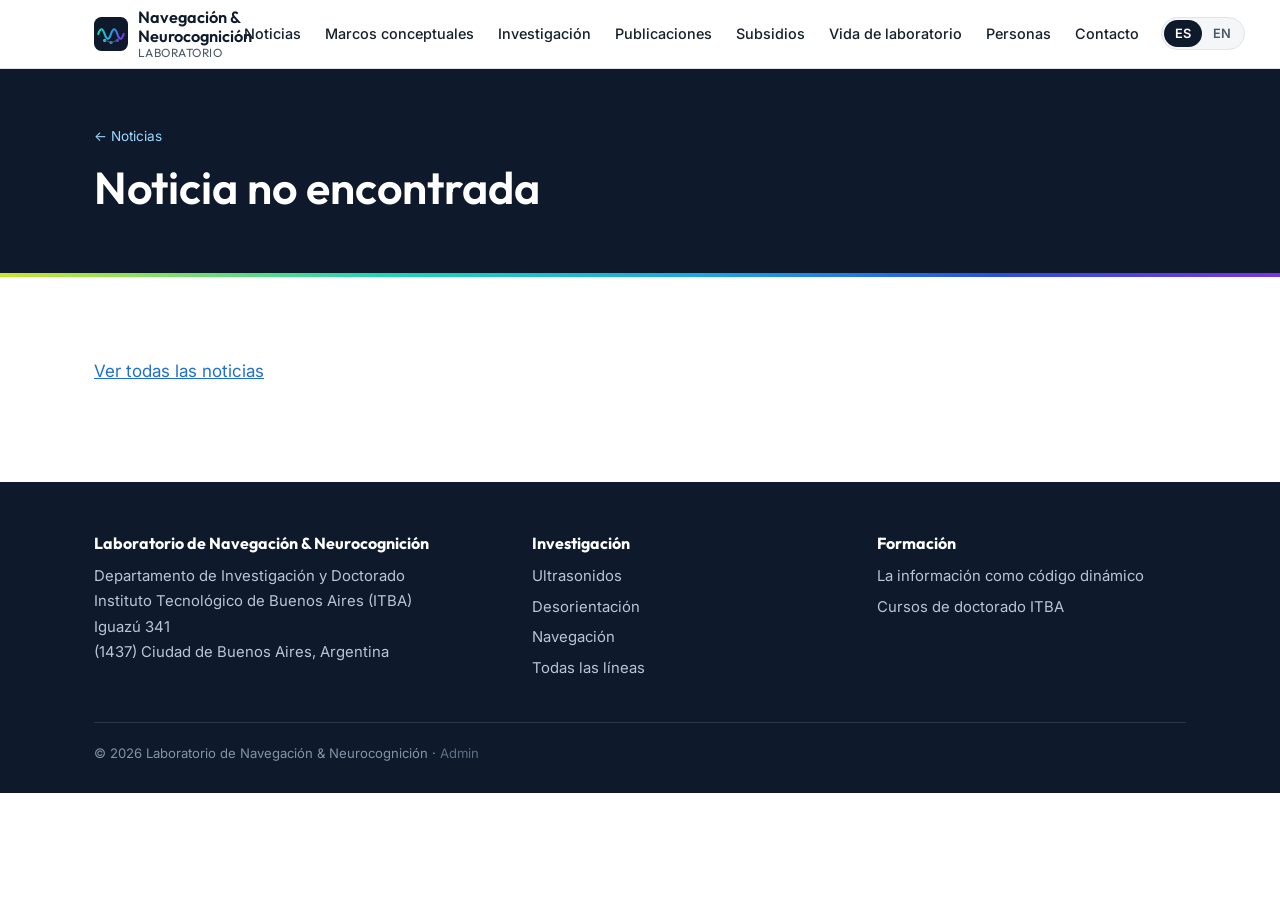
<file: noticia.html>
<!doctype html>
<html lang="es" data-lang="es"
      data-title-es="Noticia | Laboratorio de Navegación &amp; Neurocognición"
      data-title-en="News | Navigation &amp; Neurocognition Laboratory">
<head>
  <meta charset="utf-8">
  <meta name="viewport" content="width=device-width, initial-scale=1">
  <title>Noticia | Laboratorio de Navegación &amp; Neurocognición</title>
  <meta name="description" content="Noticia del Laboratorio de Navegación & Neurocognición.">
  <link rel="icon" href="assets/img/favicon.svg" type="image/svg+xml">
  <link rel="preconnect" href="https://fonts.googleapis.com">
  <link rel="preconnect" href="https://fonts.gstatic.com" crossorigin>
  <link href="https://fonts.googleapis.com/css2?family=Inter:wght@400;500;600&family=Outfit:wght@300;400;600&display=swap" rel="stylesheet">
  <link rel="stylesheet" href="assets/css/styles.css?v=20261115b">
  <script src="assets/js/main.js?v=20261115b"></script>
  <script src="data/contenido.js?v=20261115b"></script>
  <script src="assets/js/contenido.js?v=20261115b"></script>
</head>
<body>

<header class="site-header">
  <div class="container">
    <a class="brand" href="index.html">
      <img class="brand-mark" src="assets/img/favicon.svg" alt="">
      <span class="brand-text">
        <span lang="es">Navegación &amp; Neurocognición</span><span lang="en">Navigation &amp; Neurocognition</span>
        <small lang="es">Laboratorio</small><small lang="en">Laboratory</small>
      </span>
    </a>
    <button class="menu-btn" aria-label="Menú" aria-expanded="false">
      <svg viewBox="0 0 24 24" fill="none" stroke="currentColor" stroke-width="2" stroke-linecap="round"><path d="M4 7h16M4 12h16M4 17h16"/></svg>
    </button>
    <nav class="nav">
      <a href="index.html#noticias"><span lang="es">Noticias</span><span lang="en">News</span></a>
      <a href="index.html#marco"><span lang="es">Marcos conceptuales</span><span lang="en">Frameworks</span></a>
      <a href="index.html#lineas"><span lang="es">Investigación</span><span lang="en">Research</span></a>
      <a href="index.html#publicaciones"><span lang="es">Publicaciones</span><span lang="en">Publications</span></a>
      <a href="index.html#subsidios"><span lang="es">Subsidios</span><span lang="en">Funding</span></a>
      <a href="index.html#vida"><span lang="es">Vida de laboratorio</span><span lang="en">Lab life</span></a>
      <a href="index.html#personas"><span lang="es">Personas</span><span lang="en">People</span></a>
      <a href="index.html#contacto"><span lang="es">Contacto</span><span lang="en">Contact</span></a>
      <div class="lang-toggle" role="group" aria-label="Idioma / Language">
        <button type="button" data-set-lang="es" aria-pressed="true">ES</button>
        <button type="button" data-set-lang="en" aria-pressed="false">EN</button>
      </div>
    </nav>
  </div>
</header>

<main>
  <!-- Página de cada noticia: noticia.html?id=<id>. El contenido se edita desde admin.html -->
  <section class="page-hero">
    <div class="container">
      <div class="breadcrumb">
        <a href="noticias.html"><span lang="es">← Noticias</span><span lang="en">← News</span></a>
      </div>
      <div data-render="noticia-hero"></div>
    </div>
  </section>

  <section class="section">
    <div class="container" data-render="noticia-cuerpo"></div>
  </section>
</main>

<footer class="site-footer">
  <div class="container">
    <div class="footer-grid">
      <div>
        <h4><span lang="es">Laboratorio de Navegación &amp; Neurocognición</span><span lang="en">Navigation &amp; Neurocognition Laboratory</span></h4>
        <address data-render="direccion">
          <span lang="es">Departamento de Investigación y Doctorado</span><span lang="en">Research and Doctorate Department</span><br>
          <span lang="es">Instituto Tecnológico de Buenos Aires (ITBA)</span><span lang="en">Buenos Aires Institute of Technology (ITBA)</span><br>
          Iguazú 341<br>
          (1437) Capital Federal<br>
          Buenos Aires, Argentina
        </address>
      </div>
      <div>
        <h4><span lang="es">Investigación</span><span lang="en">Research</span></h4>
        <ul data-render="lineas-footer">
          <li><a href="linea.html?id=ultrasonidos"><span lang="es">Vocalizaciones ultrasónicas</span><span lang="en">Ultrasonic vocalizations</span></a></li>
          <li><a href="linea.html?id=desorientacion"><span lang="es">Desorientación espacial</span><span lang="en">Spatial disorientation</span></a></li>
          <li><a href="linea.html?id=navegacion"><span lang="es">Ecología del movimiento</span><span lang="en">Movement ecology</span></a></li>
        </ul>
      </div>
      <div>
        <h4><span lang="es">Formación</span><span lang="en">Training</span></h4>
        <ul data-render="marcos-footer">
          <li><a href="marco.html?id=ribio">RIBio</a></li>
        </ul>
        <ul>
          <li><a data-render="cursos-link" href="https://investigacion.itba.edu.ar/cursos-de-doctorado/" target="_blank" rel="noopener"><span lang="es">Cursos de doctorado ITBA</span><span lang="en">ITBA doctoral courses</span></a></li>
        </ul>
      </div>
    </div>
    <div class="footer-bottom">© <span data-year>2026</span> <span lang="es">Laboratorio de Navegación &amp; Neurocognición</span><span lang="en">Navigation &amp; Neurocognition Laboratory</span> · <a class="admin-link" href="admin.html">Admin</a></div>
  </div>
</footer>

</body>
</html>
</file>
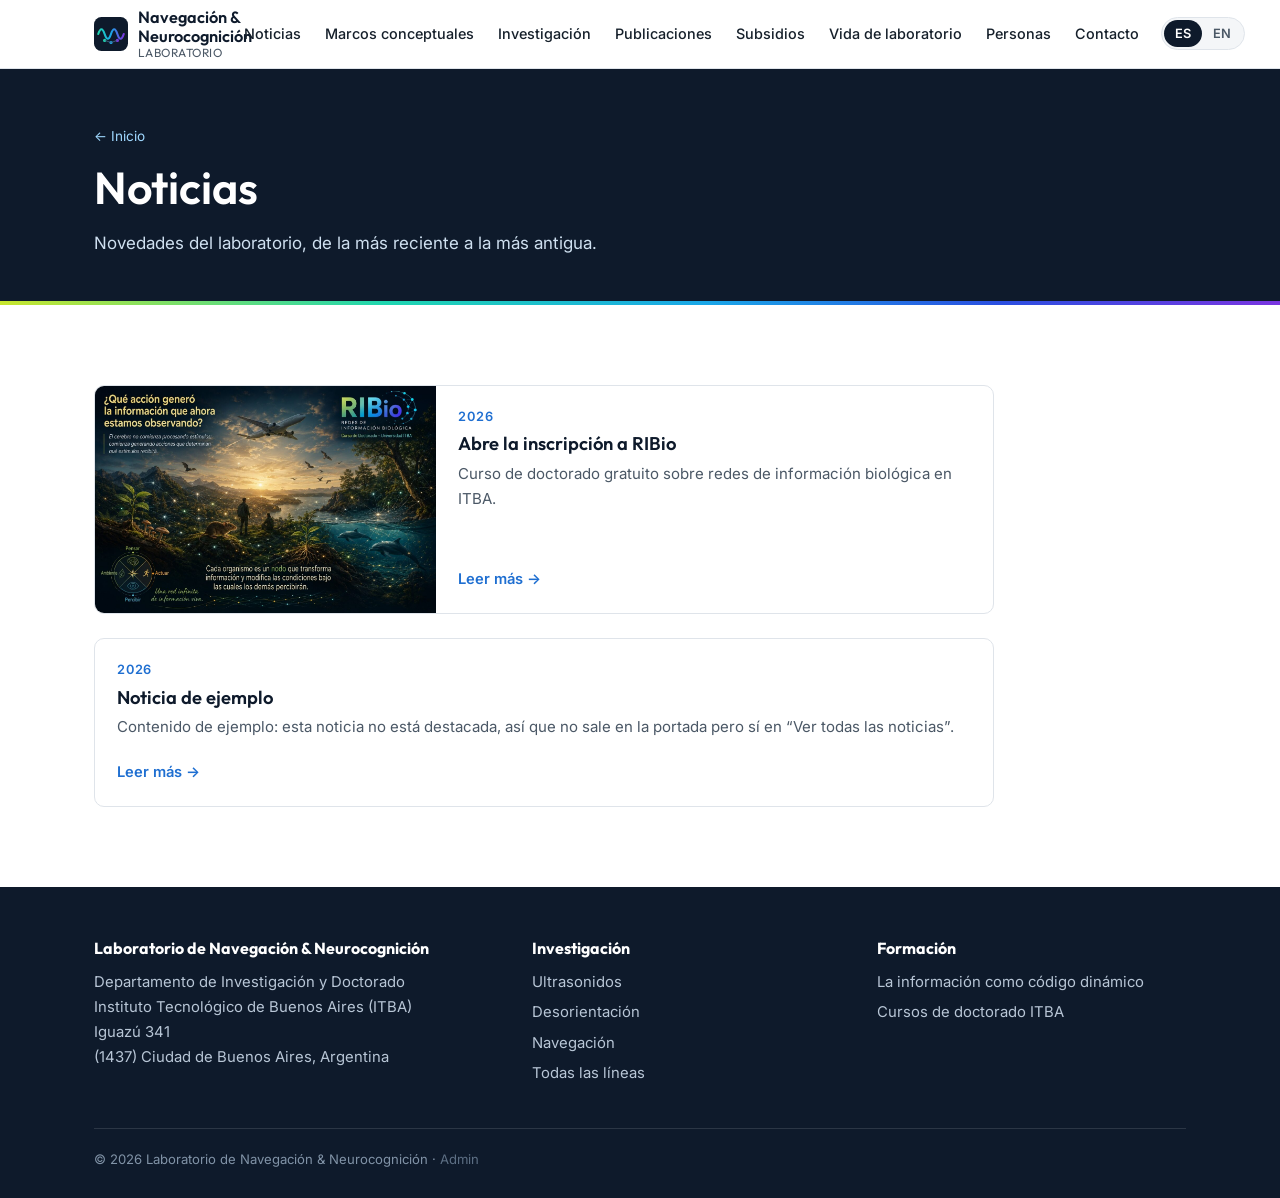
<file: noticias.html>
<!doctype html>
<html lang="es" data-lang="es"
      data-title-es="Noticias | Laboratorio de Navegación &amp; Neurocognición"
      data-title-en="News | Navigation &amp; Neurocognition Laboratory">
<head>
  <meta charset="utf-8">
  <meta name="viewport" content="width=device-width, initial-scale=1">
  <title>Noticias | Laboratorio de Navegación &amp; Neurocognición</title>
  <meta name="description" content="Noticias del Laboratorio de Navegación & Neurocognición.">
  <link rel="icon" href="assets/img/favicon.svg" type="image/svg+xml">
  <link rel="preconnect" href="https://fonts.googleapis.com">
  <link rel="preconnect" href="https://fonts.gstatic.com" crossorigin>
  <link href="https://fonts.googleapis.com/css2?family=Inter:wght@400;500;600&family=Outfit:wght@300;400;600&display=swap" rel="stylesheet">
  <link rel="stylesheet" href="assets/css/styles.css?v=20261115b">
  <script src="assets/js/main.js?v=20261115b"></script>
  <script src="data/contenido.js?v=20261115b"></script>
  <script src="assets/js/contenido.js?v=20261115b"></script>
</head>
<body>

<header class="site-header">
  <div class="container">
    <a class="brand" href="index.html">
      <img class="brand-mark" src="assets/img/favicon.svg" alt="">
      <span class="brand-text">
        <span lang="es">Navegación &amp; Neurocognición</span><span lang="en">Navigation &amp; Neurocognition</span>
        <small lang="es">Laboratorio</small><small lang="en">Laboratory</small>
      </span>
    </a>
    <button class="menu-btn" aria-label="Menú" aria-expanded="false">
      <svg viewBox="0 0 24 24" fill="none" stroke="currentColor" stroke-width="2" stroke-linecap="round"><path d="M4 7h16M4 12h16M4 17h16"/></svg>
    </button>
    <nav class="nav">
      <a href="index.html#noticias"><span lang="es">Noticias</span><span lang="en">News</span></a>
      <a href="index.html#marco"><span lang="es">Marcos conceptuales</span><span lang="en">Frameworks</span></a>
      <a href="index.html#lineas"><span lang="es">Investigación</span><span lang="en">Research</span></a>
      <a href="index.html#publicaciones"><span lang="es">Publicaciones</span><span lang="en">Publications</span></a>
      <a href="index.html#subsidios"><span lang="es">Subsidios</span><span lang="en">Funding</span></a>
      <a href="index.html#vida"><span lang="es">Vida de laboratorio</span><span lang="en">Lab life</span></a>
      <a href="index.html#personas"><span lang="es">Personas</span><span lang="en">People</span></a>
      <a href="index.html#contacto"><span lang="es">Contacto</span><span lang="en">Contact</span></a>
      <div class="lang-toggle" role="group" aria-label="Idioma / Language">
        <button type="button" data-set-lang="es" aria-pressed="true">ES</button>
        <button type="button" data-set-lang="en" aria-pressed="false">EN</button>
      </div>
    </nav>
  </div>
</header>

<main>
  <section class="page-hero">
    <div class="container">
      <div class="breadcrumb">
        <a href="index.html#noticias"><span lang="es">← Inicio</span><span lang="en">← Home</span></a>
      </div>
      <h1><span lang="es">Noticias</span><span lang="en">News</span></h1>
      <p><span lang="es">Novedades del laboratorio, de la más reciente a la más antigua.</span><span lang="en">Lab updates, from newest to oldest.</span></p>
    </div>
  </section>

  <section class="section">
    <div class="container">
      <div class="news news-all" data-render="noticias">
        <p class="empty-note"><span lang="es">Cargando…</span><span lang="en">Loading…</span></p>
      </div>
    </div>
  </section>
</main>

<footer class="site-footer">
  <div class="container">
    <div class="footer-grid">
      <div>
        <h4><span lang="es">Laboratorio de Navegación &amp; Neurocognición</span><span lang="en">Navigation &amp; Neurocognition Laboratory</span></h4>
        <address data-render="direccion">
          <span lang="es">Departamento de Investigación y Doctorado</span><span lang="en">Research and Doctorate Department</span><br>
          <span lang="es">Instituto Tecnológico de Buenos Aires (ITBA)</span><span lang="en">Buenos Aires Institute of Technology (ITBA)</span><br>
          Iguazú 341<br>
          (1437) Capital Federal<br>
          Buenos Aires, Argentina
        </address>
      </div>
      <div>
        <h4><span lang="es">Investigación</span><span lang="en">Research</span></h4>
        <ul data-render="lineas-footer">
          <li><a href="linea.html?id=ultrasonidos"><span lang="es">Vocalizaciones ultrasónicas</span><span lang="en">Ultrasonic vocalizations</span></a></li>
          <li><a href="linea.html?id=desorientacion"><span lang="es">Desorientación espacial</span><span lang="en">Spatial disorientation</span></a></li>
          <li><a href="linea.html?id=navegacion"><span lang="es">Ecología del movimiento</span><span lang="en">Movement ecology</span></a></li>
        </ul>
      </div>
      <div>
        <h4><span lang="es">Formación</span><span lang="en">Training</span></h4>
        <ul data-render="marcos-footer">
          <li><a href="marco.html?id=ribio">RIBio</a></li>
        </ul>
        <ul>
          <li><a data-render="cursos-link" href="https://investigacion.itba.edu.ar/cursos-de-doctorado/" target="_blank" rel="noopener"><span lang="es">Cursos de doctorado ITBA</span><span lang="en">ITBA doctoral courses</span></a></li>
        </ul>
      </div>
    </div>
    <div class="footer-bottom">© <span data-year>2026</span> <span lang="es">Laboratorio de Navegación &amp; Neurocognición</span><span lang="en">Navigation &amp; Neurocognition Laboratory</span> · <a class="admin-link" href="admin.html">Admin</a></div>
  </div>
</footer>

</body>
</html>
</file>
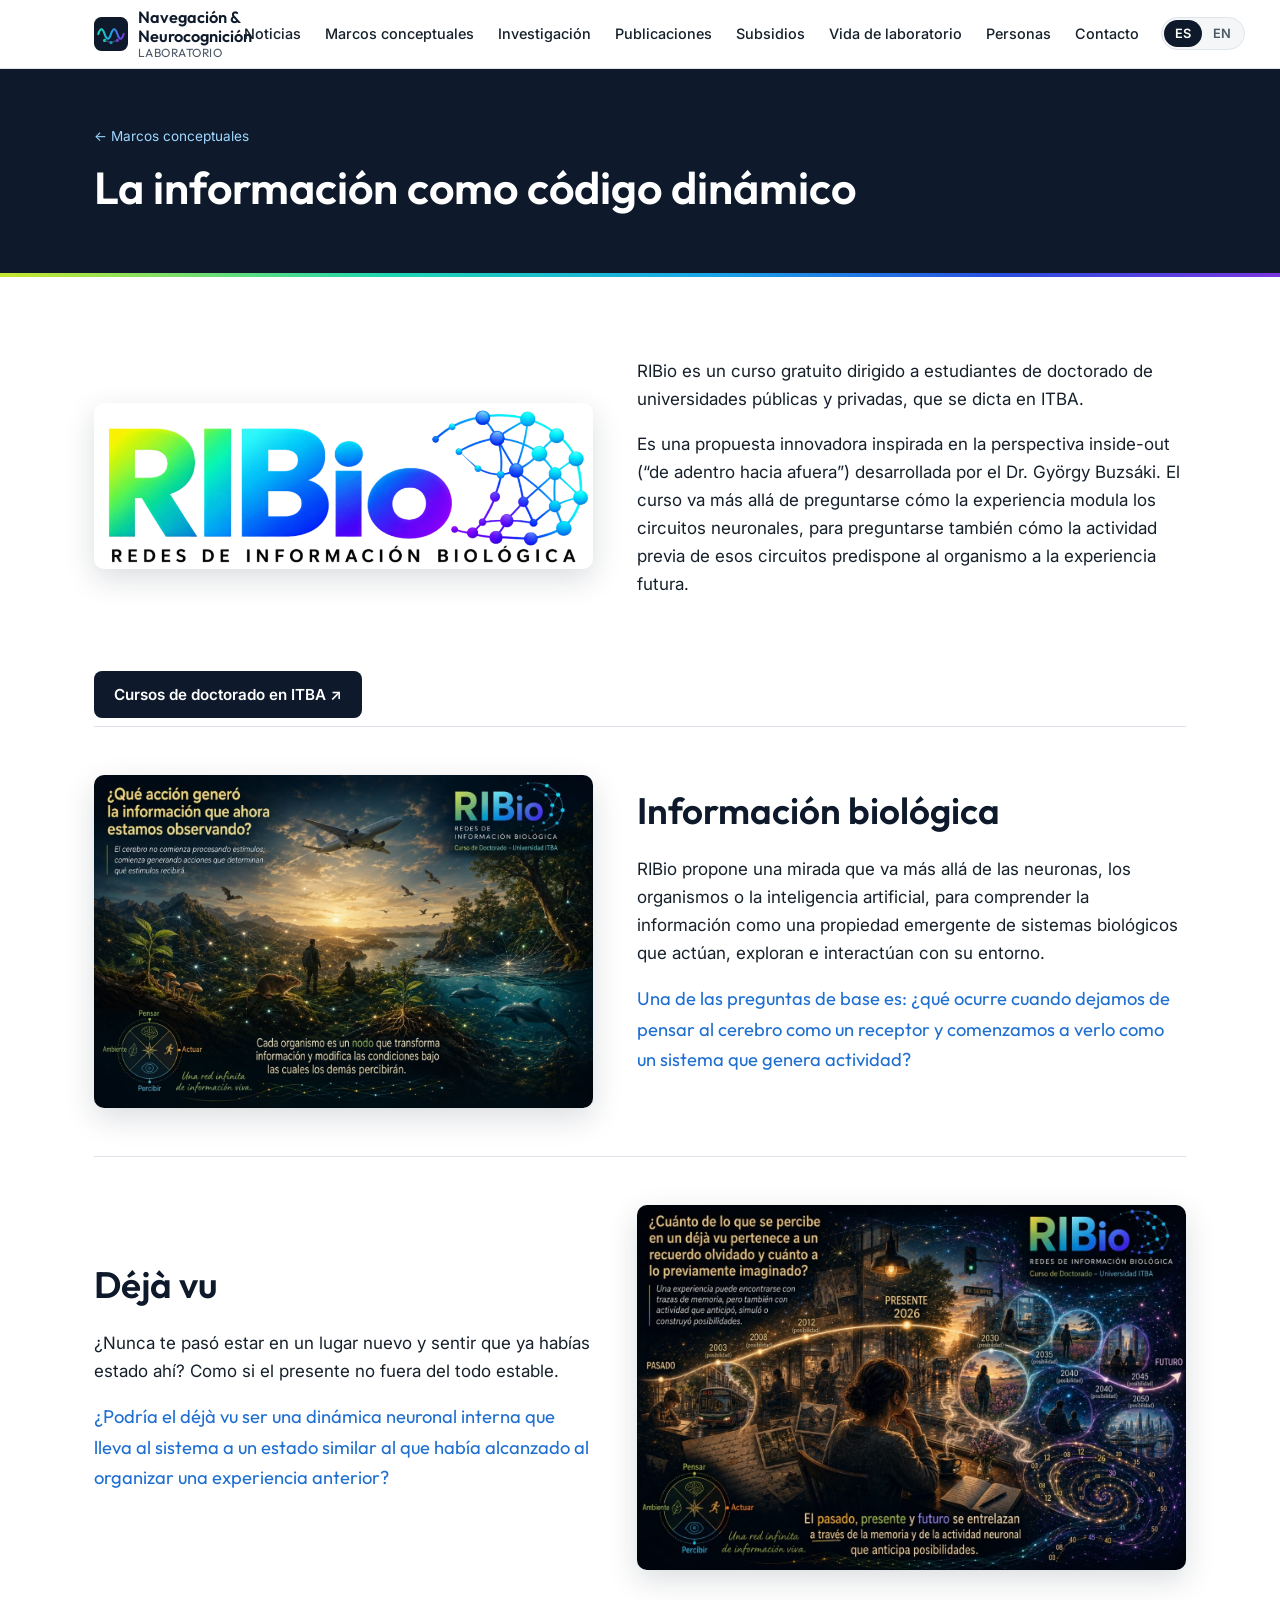
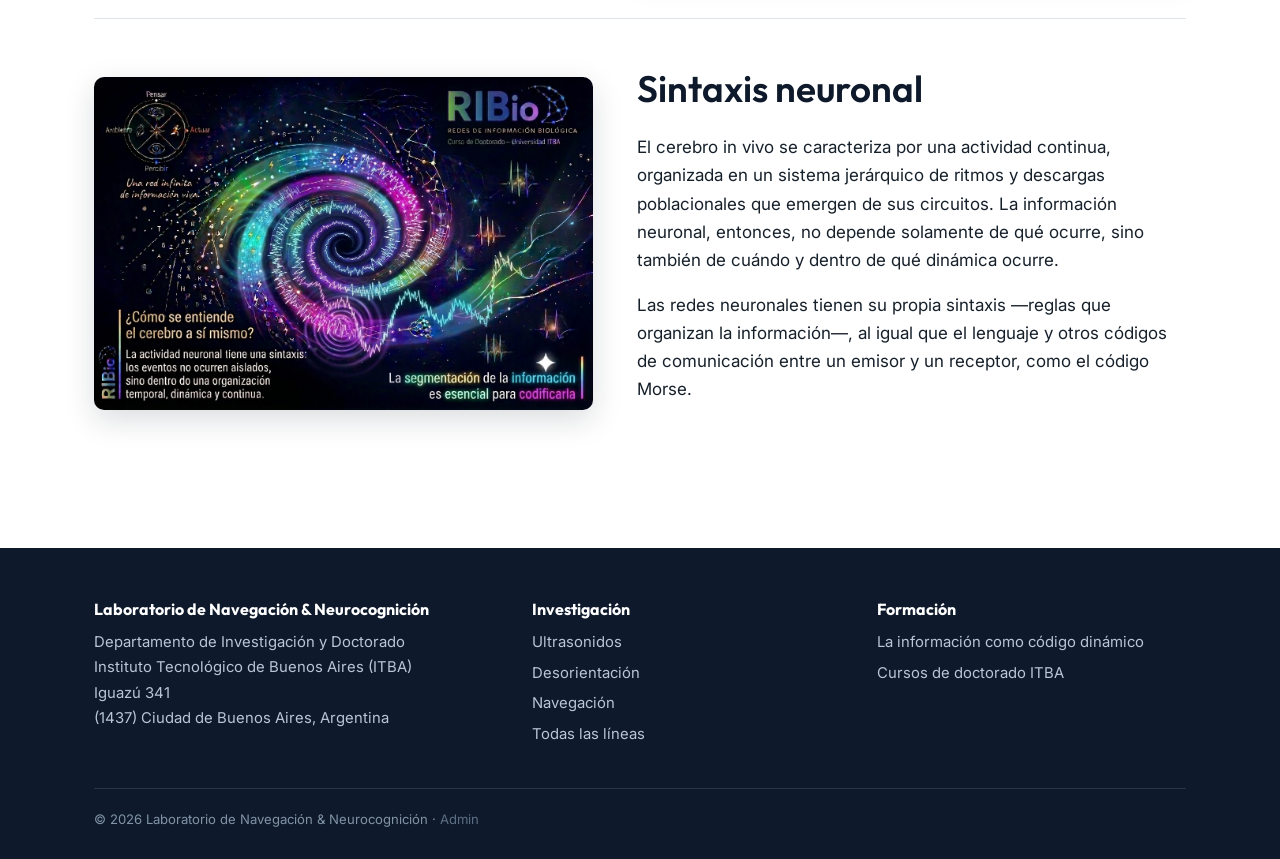
<file: ribio.html>
<!doctype html>
<html lang="es">
<head>
  <meta charset="utf-8">
  <meta name="viewport" content="width=device-width, initial-scale=1">
  <title>Redirigiendo…</title>
  <meta http-equiv="refresh" content="0; url=marco.html?id=ribio">
  <link rel="canonical" href="marco.html?id=ribio">
  <script>
    // RIBio ahora se muestra en marco.html?id=ribio (editable desde admin.html)
    location.replace("marco.html?id=ribio" + (location.search ? "&" + location.search.slice(1) : "") + location.hash);
  </script>
</head>
<body>
  <p><a href="marco.html?id=ribio">Ir a RIBio · Marco conceptual</a></p>
</body>
</html>
</file>
<file: assets/css/styles.css>
/* ==========================================================
   Laboratorio de Navegación & Neurocognición — estilos
   ========================================================== */

:root {
  --bg: #ffffff;
  --bg-soft: #f4f6f8;
  --ink: #16202b;
  --ink-soft: #4b5866;
  --line: #dfe4ea;
  --navy: #0e1a2b;
  --accent: #1f6fd1;
  --accent-2: #13b5c8;
  --violet: #7a35e0;
  --grad: linear-gradient(90deg, #c8e62e 0%, #1fd6b0 30%, #1aa7e8 55%, #2a4fe0 78%, #7a35e0 100%);
  --radius: 10px;
  --max: 1140px;
  --font-head: "Outfit", system-ui, sans-serif;
  --font-body: "Inter", system-ui, sans-serif;
}

*, *::before, *::after { box-sizing: border-box; }

html { scroll-behavior: smooth; scroll-padding-top: 80px; }

body {
  margin: 0;
  background: var(--bg);
  color: var(--ink);
  font-family: var(--font-body);
  font-size: 17px;
  line-height: 1.65;
  -webkit-font-smoothing: antialiased;
}

img { max-width: 100%; display: block; }
a { color: var(--accent); }
h1, h2, h3, h4 { font-family: var(--font-head); line-height: 1.2; margin: 0 0 .6em; color: var(--navy); }
h2 { font-size: clamp(1.7rem, 3vw, 2.3rem); font-weight: 600; }
h3 { font-size: 1.25rem; font-weight: 600; }
p { margin: 0 0 1em; }

/* ---------- Idiomas: por defecto español ---------- */
html[data-lang="es"] body [lang="en"],
html:not([data-lang]) body [lang="en"],
html[data-lang="en"] body [lang="es"] { display: none !important; }

.container { width: 100%; max-width: var(--max); margin: 0 auto; padding: 0 24px; }

/* ---------- Header ---------- */
.site-header {
  position: sticky; top: 0; z-index: 50;
  background: rgba(255, 255, 255, .96);
  backdrop-filter: blur(6px);
  border-bottom: 1px solid var(--line);
}
.site-header .container {
  display: flex; align-items: center; justify-content: space-between;
  gap: 16px; min-height: 68px;
}
.brand { display: flex; align-items: center; gap: 10px; text-decoration: none; color: var(--navy); }
.brand-mark { width: 34px; height: 34px; flex: none; }
.brand-text { font-family: var(--font-head); font-weight: 600; font-size: 1.02rem; line-height: 1.15; }
.brand-text small { display: block; font-weight: 400; font-size: .74rem; color: var(--ink-soft); letter-spacing: .04em; text-transform: uppercase; }

.nav { display: flex; align-items: center; gap: 4px; }
.nav a {
  text-decoration: none; color: var(--ink); font-size: .9rem; font-weight: 500; white-space: nowrap;
  padding: 8px 10px; border-radius: 6px;
}
.nav a:hover, .nav a.active { color: var(--accent); }
@media (min-width: 1241px) {
  .nav a { position: relative; }
  .nav a::after {
    content: ""; position: absolute; left: 10px; right: 10px; bottom: 2px; height: 2px;
    background: var(--grad); border-radius: 2px;
    transform: scaleX(0); transform-origin: left; transition: transform .25s ease;
  }
  .nav a:hover::after, .nav a.active::after { transform: scaleX(1); }
}

.lang-toggle {
  margin-left: 8px;
  display: inline-flex; border: 1px solid var(--line); border-radius: 999px; overflow: hidden;
  background: var(--bg-soft); padding: 2px;
}
.lang-toggle button {
  border: 0; background: transparent; cursor: pointer;
  font: 600 .8rem var(--font-body); color: var(--ink-soft);
  padding: 6px 11px; border-radius: 999px;
}
.lang-toggle button[aria-pressed="true"] { background: var(--navy); color: #fff; }

.menu-btn {
  display: none; border: 0; background: none; cursor: pointer; padding: 8px; color: var(--navy);
}
.menu-btn svg { width: 26px; height: 26px; }

@media (max-width: 1240px) {
  .menu-btn { display: block; }
  .nav {
    position: absolute; left: 0; right: 0; top: 100%;
    flex-direction: column; align-items: stretch; gap: 0;
    background: #fff; border-bottom: 1px solid var(--line);
    padding: 8px 16px 16px; display: none;
  }
  .nav.open { display: flex; }
  .nav a { padding: 12px 8px; border-bottom: 1px solid var(--bg-soft); }
  .lang-toggle { margin: 12px 0 0; align-self: flex-start; }
}

/* ---------- Hero ---------- */
.hero {
  position: relative; overflow: hidden;
  background: var(--navy); color: #fff;
  /* Los dibujos animados crecen en pantallas anchas: el espacio arriba y abajo crece con ellos */
  padding: max(120px, calc(100vw * 110 / 1200 + 10px)) 0 max(190px, calc(100vw * 170 / 1200 + 20px));
}
.hero::after {
  content: ""; position: absolute; left: 0; right: 0; bottom: 0; height: 4px; background: var(--grad);
}
.hero-moves { position: absolute; left: 0; width: 100%; pointer-events: none; }
/* La altura acompaña al ancho (proporción del dibujo, 1200 de ancho) para que nunca se recorte
   arriba ni abajo: así no se le corta la cabeza a la persona ni las alas al avión */
.hero-moves-top { top: 0; height: max(110px, calc(100vw * 110 / 1200)); }
.hero-moves-bottom { bottom: 4px; height: max(170px, calc(100vw * 170 / 1200)); }
.hero-moves .track { fill: none; stroke-width: 1.6; stroke-linecap: round; opacity: .35; }
.hero-moves .track.rat { stroke: #1fd6b0; stroke-dasharray: 1 6; stroke-width: 2.2; }
.hero-moves .track.plane { stroke: #1aa7e8; stroke-dasharray: 10 8; }
.hero-moves .track.person { stroke: #b07cff; stroke-dasharray: 3 9; stroke-width: 2.4; }
.hero-moves .icon { opacity: .9; }
.hero .container { position: relative; }
.hero h1 { color: #fff; font-size: clamp(2.1rem, 5vw, 3.5rem); font-weight: 600; max-width: 820px; }
.hero .tagline {
  font-family: var(--font-head); font-size: clamp(1.15rem, 2.2vw, 1.5rem); font-weight: 300;
  color: #cfe6ff; margin-bottom: 1.2em;
}
.hero .lead { max-width: 720px; font-size: 1.08rem; color: #dbe5ef; }

/* ---------- Secciones ---------- */
.section { padding: 80px 0; }
.section.alt { background: var(--bg-soft); }
.section-head { margin-bottom: 36px; max-width: 760px; }
.section-head .eyebrow {
  display: inline-block; font-size: .78rem; font-weight: 600; letter-spacing: .14em; text-transform: uppercase;
  color: var(--accent); margin-bottom: 8px;
}
.section-head::after {
  content: ""; display: block; width: 64px; height: 3px; background: var(--grad); border-radius: 3px; margin-top: 14px;
}

/* Marco conceptual */
.framework { display: grid; grid-template-columns: 1.15fr 1fr; gap: 48px; align-items: center; }
.framework blockquote {
  margin: 0; font-family: var(--font-head); font-size: clamp(1.2rem, 2.1vw, 1.45rem); font-weight: 300;
  line-height: 1.5; color: var(--navy); border-left: 3px solid var(--accent-2); padding-left: 22px;
}
.ribio-card {
  display: block; text-decoration: none; color: var(--ink);
  background: #fff; border: 1px solid var(--line); border-radius: var(--radius);
  padding: 28px; transition: box-shadow .2s, transform .2s;
}
.ribio-card:hover { box-shadow: 0 10px 30px rgba(14, 26, 43, .12); transform: translateY(-2px); }
.ribio-card img { width: 100%; max-width: 380px; margin: 0 auto 14px; }
.ribio-card p { font-size: .95rem; color: var(--ink-soft); margin: 0; text-align: center; }
.more { display: inline-block; margin-top: 12px; font-weight: 600; font-size: .92rem; color: var(--accent); }
.ribio-card .more { display: block; text-align: center; }

@media (max-width: 820px) {
  .framework { grid-template-columns: 1fr; gap: 32px; }
}

/* Líneas de investigación */
.lines { display: grid; grid-template-columns: repeat(3, 1fr); gap: 28px; }
.line-card {
  display: flex; flex-direction: column; text-decoration: none; color: var(--ink);
  background: #fff; border: 1px solid var(--line); border-radius: var(--radius); overflow: hidden;
  transition: box-shadow .2s, transform .2s;
}
.line-card:hover { box-shadow: 0 10px 30px rgba(14, 26, 43, .12); transform: translateY(-3px); }
.line-card .thumb { aspect-ratio: 4 / 3; overflow: hidden; background: var(--bg-soft); }
.line-card .thumb img { width: 100%; height: 100%; object-fit: cover; transition: transform .4s; }
.line-card:hover .thumb img { transform: scale(1.04); }
.line-card .body { padding: 20px 22px 24px; display: flex; flex-direction: column; flex: 1; }
.line-card h3 { margin-bottom: .4em; }
.line-card p { font-size: .94rem; color: var(--ink-soft); flex: 1; }
.line-card .more { margin-top: 4px; }
.tag {
  align-self: flex-start; font-size: .72rem; font-weight: 600; letter-spacing: .08em; text-transform: uppercase;
  color: #fff; background: var(--accent); padding: 3px 9px; border-radius: 999px; margin-bottom: 10px;
}

@media (max-width: 900px) { .lines { grid-template-columns: 1fr 1fr; } }
@media (max-width: 600px) { .lines { grid-template-columns: 1fr; } }

/* Personas */
.people { display: grid; grid-template-columns: repeat(auto-fill, minmax(210px, 1fr)); gap: 28px; }
.person { text-align: center; }
.person .avatar {
  width: 150px; height: 150px; border-radius: 50%; margin: 0 auto 14px; overflow: hidden;
  background: linear-gradient(135deg, #e6edf5, #d3dde9); display: grid; place-items: center;
  color: #8a99aa; font-family: var(--font-head); font-size: 2.4rem; font-weight: 600;
}
.person .avatar img { width: 100%; height: 100%; object-fit: cover; }
.person h3 { font-size: 1.05rem; margin-bottom: .2em; }
.person .role { font-size: .88rem; color: var(--ink-soft); margin-bottom: .5em; }
.person .links { display: flex; justify-content: center; gap: 12px; font-size: .85rem; flex-wrap: wrap; }
.person .links a { text-decoration: none; font-weight: 500; }
.person .links a:hover { text-decoration: underline; }

/* Publicaciones */
.pub-list { list-style: none; margin: 0; padding: 0; }
.pub-list li { padding: 18px 0; border-bottom: 1px solid var(--line); }
.pub-list li:first-child { border-top: 1px solid var(--line); }
.pub-year { font-family: var(--font-head); font-weight: 600; color: var(--accent); margin-right: 10px; }
.pub-authors { color: var(--ink-soft); font-size: .93rem; }
.pub-title { font-weight: 600; }
.pub-journal { font-style: italic; color: var(--ink-soft); font-size: .93rem; }

/* Noticias */
.news { display: grid; grid-template-columns: repeat(auto-fill, minmax(280px, 1fr)); gap: 24px; }
.news-item { background: #fff; border: 1px solid var(--line); border-radius: var(--radius); padding: 22px; }
.news-item time { font-size: .8rem; font-weight: 600; letter-spacing: .06em; text-transform: uppercase; color: var(--accent); }
.news-item h3 { font-size: 1.08rem; margin: .4em 0; }
.news-item p { font-size: .94rem; color: var(--ink-soft); margin: 0; }

/* Vida del lab */
.gallery { display: grid; grid-template-columns: repeat(auto-fill, minmax(220px, 1fr)); gap: 16px; }
.gallery .ph {
  aspect-ratio: 4 / 3; border-radius: var(--radius); background: #e8edf3; border: 1px dashed #c3cdd8;
  display: grid; place-items: center; color: #8a99aa; font-size: .88rem; text-align: center; padding: 12px;
}

/* Contacto */
.contact { display: grid; grid-template-columns: 1fr 1fr; gap: 48px; }
.contact dl { margin: 0; }
.contact dt { font-weight: 600; color: var(--navy); margin-top: 14px; }
.contact dd { margin: 0; color: var(--ink-soft); }
.map { border: 0; width: 100%; height: 300px; border-radius: var(--radius); background: #e8edf3; }

/* Subsidios */
.grant-list { list-style: none; margin: 0; padding: 0; }
.grant-list li {
  display: grid; grid-template-columns: 140px 1fr; gap: 20px;
  padding: 20px 0; border-bottom: 1px solid var(--line);
}
.grant-list li:first-child { border-top: 1px solid var(--line); }
.grant-period { font-family: var(--font-head); font-weight: 600; color: var(--accent); }
.grant-funder { font-size: .8rem; font-weight: 600; letter-spacing: .06em; text-transform: uppercase; color: var(--ink-soft); }
.grant-title { font-weight: 600; color: var(--navy); margin: 2px 0; }
.grant-pi { font-size: .93rem; color: var(--ink-soft); }
@media (max-width: 600px) { .grant-list li { grid-template-columns: 1fr; gap: 4px; } }
@media (max-width: 820px) { .contact { grid-template-columns: 1fr; gap: 28px; } }

.placeholder-note {
  font-size: .9rem; color: var(--ink-soft); background: #fff8e1; border: 1px solid #f1e0a6;
  border-radius: 8px; padding: 12px 16px; margin-bottom: 24px;
}
[hidden] { display: none !important; }

/* Contenido cargado desde data/contenido.js */
.empty-note, .pub-list li.empty, .grant-list li.empty { color: var(--ink-soft); font-size: .95rem; }
.grant-list li.empty { display: block; }
.pub-title a { color: inherit; }
.pub-title a:hover { color: var(--accent); }
.gallery .photo { margin: 0; }
.gallery .photo img { width: 100%; aspect-ratio: 4 / 3; object-fit: cover; border-radius: var(--radius); }
.gallery .photo figcaption { font-size: .85rem; color: var(--ink-soft); margin-top: 6px; }
.section-more { margin-top: 32px; }
.section-more:empty { display: none; }
/* Tarjetas de noticias (portada y página de noticias) */
.news-card {
  display: flex; flex-direction: column; text-decoration: none; color: var(--ink);
  background: #fff; border: 1px solid var(--line); border-radius: var(--radius); overflow: hidden;
  transition: box-shadow .2s, transform .2s;
}
.news-card:hover { box-shadow: 0 10px 30px rgba(14, 26, 43, .12); transform: translateY(-3px); }
.news-card .thumb { aspect-ratio: 16 / 9; overflow: hidden; background: var(--bg-soft); }
.news-card .thumb img { width: 100%; height: 100%; object-fit: cover; }
.news-card .body { padding: 20px 22px 22px; display: flex; flex-direction: column; flex: 1; }
.news-card time { font-size: .8rem; font-weight: 600; letter-spacing: .06em; text-transform: uppercase; color: var(--accent); }
.news-card h3 { font-size: 1.15rem; margin: .35em 0; }
.news-card p { font-size: .94rem; color: var(--ink-soft); margin: 0 0 8px; flex: 1; }
.news > .news-card:only-child { grid-column: 1 / -1; max-width: 900px; }
.news-all { grid-template-columns: 1fr; max-width: 900px; }
@media (min-width: 700px) {
  .news > .news-card:only-child, .news-all .news-card { flex-direction: row; }
  .news > .news-card:only-child .thumb, .news-all .news-card .thumb { aspect-ratio: auto; flex: 0 0 38%; min-height: 200px; }
}

/* Páginas de cada noticia y cada línea (contenido armado con bloques desde el panel) */
.article { max-width: 780px; }
.article h2 { margin-top: 1.5em; }
.article h2:first-child, .article .art-cover + h2 { margin-top: 0; }
.article h3 { margin-top: 1.3em; }
.article ul { padding-left: 1.2em; }
.article li { margin-bottom: .35em; }
.art-cover { width: 100%; max-height: 440px; object-fit: cover; border-radius: var(--radius); margin-bottom: 32px; }
.art-fig { margin: 28px 0; }
.art-fig img { width: 100%; border-radius: var(--radius); }
.art-fig figcaption { font-size: .88rem; color: var(--ink-soft); margin-top: 10px; }
.article .facts { margin: 28px 0; }
.art-btn { display: inline-block; margin: 8px 10px 8px 0; }
.art-btn + p:not(.art-btn) { margin-top: 1em; }
.art-back { margin-top: 40px; font-weight: 600; }
.art-back a { text-decoration: none; }
.article-wide { max-width: none; }
.article-wide > p, .article-wide > h2, .article-wide > h3, .article-wide > ul, .article-wide > .art-fig { max-width: 780px; }
.article .topic:first-child { padding-top: 0; }
.topic.no-img { grid-template-columns: 1fr; max-width: 780px; }
.article .question { font-family: var(--font-head); font-size: 1.15rem; font-weight: 400; color: var(--accent); }
.art-quote {
  margin: 0; font-family: var(--font-head); font-size: clamp(1.2rem, 2.1vw, 1.45rem); font-weight: 300;
  line-height: 1.5; color: var(--navy); border-left: 3px solid var(--accent-2); padding-left: 22px; max-width: 780px;
}
.marco + .marco { margin-top: 64px; }
.marco-card .thumb img { object-fit: contain; padding: 18px; background: #fff; }
.page-hero .hero-date { display: block; font-size: .85rem; font-weight: 600; letter-spacing: .06em; text-transform: uppercase; color: #9fd8ff; margin-bottom: 8px; }
.line-card .thumb:empty { background: var(--grad); opacity: .85; }
.is-target { outline: 3px solid var(--accent-2); outline-offset: 6px; border-radius: var(--radius); animation: target-pulse 2.4s ease-out 1; }
@keyframes target-pulse { 0% { outline-color: var(--violet); } 100% { outline-color: var(--accent-2); } }
.preview-bar {
  position: sticky; top: 0; z-index: 60; background: #fff3c4; color: #5a4600;
  text-align: center; font-size: .88rem; padding: 8px 16px; border-bottom: 1px solid #f1e0a6;
}
.preview-bar a { color: #5a4600; font-weight: 600; }
.preview-bar + .site-header { top: 37px; }
.demo-bar { position: static; }
.demo-bar + .site-header { top: 0; }
.site-footer .admin-link { color: #5d6f84; }

/* ---------- Páginas internas ---------- */
.page-hero { background: var(--navy); color: #fff; padding: 56px 0 48px; position: relative; }
.page-hero::after { content: ""; position: absolute; left: 0; right: 0; bottom: 0; height: 4px; background: var(--grad); }
.page-hero h1 { color: #fff; font-size: clamp(1.8rem, 4vw, 2.8rem); font-weight: 600; margin-bottom: .3em; }
.page-hero p { color: #cfe0f0; max-width: 760px; margin: 0; }
.breadcrumb { font-size: .85rem; margin-bottom: 14px; }
.breadcrumb a { color: #9fd8ff; text-decoration: none; }
.breadcrumb a:hover { text-decoration: underline; }

.prose { max-width: 760px; }
.prose p { color: var(--ink); }
.prose h2 { margin-top: 1.4em; }

.split { display: grid; grid-template-columns: 1fr 1fr; gap: 48px; align-items: start; }
.split img { border-radius: var(--radius); width: 100%; }
@media (max-width: 860px) { .split { grid-template-columns: 1fr; gap: 28px; } }

.facts { display: grid; grid-template-columns: repeat(3, 1fr); gap: 20px; margin: 32px 0 8px; }
.fact { background: var(--bg-soft); border-radius: var(--radius); padding: 20px; }
.fact strong { display: block; font-family: var(--font-head); font-size: 1.6rem; color: var(--accent); line-height: 1.1; }
.fact span { font-size: .9rem; color: var(--ink-soft); }
@media (max-width: 700px) { .facts { grid-template-columns: 1fr; } }

.topic { display: grid; grid-template-columns: 1fr 1.1fr; gap: 44px; align-items: center; padding: 48px 0; border-top: 1px solid var(--line); }
.topic:first-of-type { border-top: 0; }
.topic.reverse .topic-img { order: 2; }
.topic img { border-radius: var(--radius); width: 100%; box-shadow: 0 10px 30px rgba(14, 26, 43, .15); }
.topic .question { font-family: var(--font-head); font-size: 1.15rem; font-weight: 400; color: var(--accent); }
@media (max-width: 860px) {
  .topic { grid-template-columns: 1fr; gap: 24px; }
  .topic.reverse .topic-img { order: 0; }
}

.btn {
  display: inline-block; text-decoration: none; font-weight: 600; font-size: .95rem;
  background: var(--navy); color: #fff; padding: 11px 20px; border-radius: 8px;
}
.btn:hover { background: var(--accent); }

/* ---------- Footer ---------- */
.site-footer { background: var(--navy); color: #b8c6d6; padding: 52px 0 28px; font-size: .93rem; }
.site-footer::before { content: ""; display: block; height: 0; }
.footer-grid { display: grid; grid-template-columns: 1.3fr 1fr 1fr; gap: 36px; }
.site-footer h4 { color: #fff; font-size: 1rem; margin-bottom: .7em; }
.site-footer address { font-style: normal; line-height: 1.7; }
.site-footer a { color: #b8c6d6; text-decoration: none; }
.site-footer a:hover { color: #fff; }
.site-footer ul { list-style: none; margin: 0; padding: 0; }
.site-footer li { margin-bottom: 6px; }
.footer-bottom { border-top: 1px solid rgba(255, 255, 255, .12); margin-top: 36px; padding-top: 20px; font-size: .82rem; color: #8193a7; }
@media (max-width: 760px) { .footer-grid { grid-template-columns: 1fr; gap: 24px; } }

@media (prefers-reduced-motion: reduce) {
  html { scroll-behavior: auto; }
  * { transition: none !important; animation: none !important; }
}
</file>
<file: assets/css/admin.css>
/* Panel de administración */
body.adm { background: var(--bg-soft); font-size: 15px; }

/* Guía "¿Cómo funciona este panel?" */
.adm-guide { background: #fff; border: 1px solid var(--line); border-radius: var(--radius); margin-bottom: 18px; }
.adm-guide summary { cursor: pointer; padding: 14px 18px; font-weight: 600; color: var(--navy); }
.adm-guide-body { padding: 0 18px 8px; font-size: .9rem; color: var(--ink-soft); }
.adm-guide-body h3 { font-size: .95rem; margin: 12px 0 4px; color: var(--navy); }
.adm-guide-body p { margin: 0 0 8px; }

/* Destacados por orden */
.adm-item.featured { background: linear-gradient(90deg, #fffbea, transparent 60%); }
.adm-divider {
  list-style: none; margin: 4px 0; padding: 8px 0; border-top: 2px dashed #e3c766;
  font-size: .8rem; font-weight: 600; color: #8a6d00; text-align: center;
}
.adm-divider + .adm-item { border-top: 0; }

/* Número y mapa */
.adm-field input.adm-num { width: 100px; font: 400 .95rem var(--font-body); border: 1px solid #cfd7e0; border-radius: 8px; padding: 8px 10px; }
.adm-howto { margin-top: 6px; font-size: .85rem; color: var(--ink-soft); }
.adm-howto summary { cursor: pointer; color: var(--accent); font-weight: 500; }
.adm-howto ol { margin: 6px 0 0; padding-left: 20px; }
.adm-map-status { font-size: .85rem; margin: 8px 0 6px; color: var(--ink-soft); }
.adm-map-status.ok { color: #116149; }
.adm-map-status.warn { color: #8a5a00; }
.adm-map-preview { width: 100%; height: 220px; border: 0; border-radius: 8px; background: #e8edf3; }

.adm-header { position: sticky; top: 0; z-index: 20; background: #fff; border-bottom: 1px solid var(--line); }
.adm-header .container { display: flex; align-items: center; justify-content: space-between; gap: 16px; min-height: 64px; flex-wrap: wrap; padding-top: 8px; padding-bottom: 8px; }
.adm-status { display: flex; align-items: center; gap: 8px; flex-wrap: wrap; }

.adm-pill { font-size: .8rem; font-weight: 600; padding: 4px 10px; border-radius: 999px; background: var(--bg-soft); color: var(--ink-soft); }
.adm-pill.dirty { background: #fff3c4; color: #6b5300; }
.adm-pill.ok { background: #dcf6ec; color: #116149; }

.adm-btn {
  font: 600 .88rem var(--font-body); border-radius: 8px; padding: 8px 14px; cursor: pointer;
  border: 1px solid var(--line); background: #fff; color: var(--ink);
}
.adm-btn:hover { border-color: #b9c3ce; }
.adm-btn.primary { background: var(--navy); border-color: var(--navy); color: #fff; }
.adm-btn.primary:hover { background: var(--accent); border-color: var(--accent); }
.adm-btn.ghost { background: transparent; }
.adm-btn.danger { color: #b42318; }
.adm-btn.small { padding: 5px 9px; font-size: .8rem; }
.adm-btn:disabled { opacity: .5; cursor: default; }

.adm-layout { display: grid; grid-template-columns: 210px 1fr; gap: 28px; padding-top: 28px; padding-bottom: 60px; align-items: start; }
.adm-tabs { display: flex; flex-direction: column; gap: 2px; position: sticky; top: 92px; }
.adm-tabs button {
  text-align: left; border: 0; background: transparent; cursor: pointer; padding: 9px 12px; border-radius: 8px;
  font: 500 .92rem var(--font-body); color: var(--ink);
}
.adm-tabs button:hover { background: #e7ecf1; }
.adm-tabs button[aria-current="true"] { background: var(--navy); color: #fff; }
@media (max-width: 760px) {
  .adm-layout { grid-template-columns: 1fr; gap: 16px; padding-top: 16px; }
  .adm-tabs { flex-direction: row; overflow-x: auto; position: static; padding-bottom: 4px; }
  .adm-tabs button { white-space: nowrap; }
}

.adm-main { min-width: 0; }
.adm-card { background: #fff; border: 1px solid var(--line); border-radius: var(--radius); padding: 22px; margin-bottom: 18px; }
.adm-toolbar { display: flex; align-items: center; justify-content: space-between; gap: 12px; flex-wrap: wrap; margin-bottom: 6px; }
.adm-toolbar h2 { margin: 0; font-size: 1.5rem; }
.adm-help { color: var(--ink-soft); font-size: .9rem; margin: 0 0 16px; }

.adm-list { list-style: none; margin: 0; padding: 0; }
.adm-item { display: flex; align-items: center; gap: 14px; padding: 12px 0; border-top: 1px solid var(--line); }
.adm-item:first-child { border-top: 0; }
.adm-thumb {
  flex: none; width: 46px; height: 46px; border-radius: 50%; overflow: hidden; background: #e6edf5;
  display: grid; place-items: center; color: #8a99aa; font: 600 .9rem var(--font-head);
}
.adm-thumb.square { border-radius: 8px; width: 62px; }
.adm-thumb img { width: 100%; height: 100%; object-fit: cover; }
.adm-sum { flex: 1; min-width: 0; }
.adm-sum strong { display: block; color: var(--navy); line-height: 1.35; }
.adm-sum .adm-sub { display: block; font-size: .85rem; color: var(--ink-soft); overflow: hidden; text-overflow: ellipsis; white-space: nowrap; }
.adm-where { display: flex; flex-wrap: wrap; align-items: center; gap: 4px 6px; margin-top: 5px; font-size: .78rem; color: var(--ink-soft); }
.adm-where a {
  text-decoration: none; color: var(--accent); background: #eaf2fd; border-radius: 999px; padding: 1px 8px; font-weight: 500;
}
.adm-where a:hover { background: #d6e6fb; }
.adm-help .adm-where { display: inline-flex; margin: 0 0 0 4px; }
.adm-tag { font-style: normal; font-size: .72rem; font-weight: 600; border-radius: 999px; padding: 1px 8px; margin-left: 6px; vertical-align: 2px; }
.adm-tag.star { background: #fff3c4; color: #6b5300; }
.adm-tag.muted { background: var(--bg-soft); color: var(--ink-soft); font-weight: 500; }
.adm-note { font-size: .88rem; background: var(--bg-soft); border-radius: 8px; padding: 10px 12px; color: var(--ink-soft); }
.adm-field textarea.grande { min-height: 160px; }

.adm-dialog.wide { width: min(980px, calc(100vw - 32px)); }
.adm-sec { font-size: 1rem; margin: 22px 0 12px; padding-top: 16px; border-top: 1px solid var(--line); color: var(--navy); }
.adm-sec:first-child { margin-top: 0; padding-top: 0; border-top: 0; }
.adm-blocks { display: flex; flex-direction: column; gap: 12px; }
.adm-block { border: 1px solid var(--line); border-left: 3px solid var(--accent-2); border-radius: 8px; padding: 12px 14px 4px; background: #fbfcfd; }
.adm-block-head { display: flex; align-items: center; justify-content: space-between; gap: 8px; margin-bottom: 8px; }
.adm-block-head strong { font-size: .88rem; color: var(--navy); text-transform: uppercase; letter-spacing: .05em; }
.adm-block-head .adm-actions { width: auto; }
.adm-block .adm-field { margin-bottom: 10px; }
.adm-block .adm-field label { font-weight: 500; font-size: .82rem; color: var(--ink-soft); display: block; margin-bottom: 3px; }
.adm-block textarea, .adm-block input[type=text] {
  width: 100%; font: 400 .93rem var(--font-body); color: var(--ink);
  border: 1px solid #cfd7e0; border-radius: 8px; padding: 8px 10px; background: #fff;
}
.adm-block textarea { min-height: 90px; resize: vertical; }
.adm-block textarea:focus, .adm-block input:focus { outline: 2px solid var(--accent); outline-offset: -1px; border-color: transparent; }
.adm-block-help { display: block; color: var(--ink-soft); font-size: .8rem; margin: -4px 0 10px; }
.adm-add { display: flex; flex-wrap: wrap; align-items: center; gap: 6px; margin-top: 12px; padding: 12px; border: 1px dashed #c3cdd8; border-radius: 8px; }
.adm-add span { font-size: .85rem; font-weight: 600; color: var(--ink-soft); margin-right: 4px; }
#nota-borrador strong { display: block; margin-bottom: 2px; }
.adm-actions { display: flex; gap: 4px; flex: none; }
.adm-empty { color: var(--ink-soft); padding: 12px 0; margin: 0; }
@media (max-width: 980px) {
  .adm-item { flex-wrap: wrap; }
  .adm-actions { width: 100%; justify-content: flex-end; flex-wrap: wrap; }
}

.adm-field { margin-bottom: 14px; }
.adm-field > label, .adm-field > .adm-label { display: block; font-weight: 600; font-size: .88rem; color: var(--navy); margin-bottom: 4px; }
.adm-field .req { color: #b42318; }
.adm-field input[type=text], .adm-field input[type=url], .adm-field input[type=email],
.adm-field input[type=password], .adm-field textarea {
  width: 100%; font: 400 .95rem var(--font-body); color: var(--ink);
  border: 1px solid #cfd7e0; border-radius: 8px; padding: 9px 11px; background: #fff;
}
.adm-field textarea { min-height: 84px; resize: vertical; }
.adm-field input:focus, .adm-field textarea:focus { outline: 2px solid var(--accent); outline-offset: -1px; border-color: transparent; }
.adm-field small { display: block; color: var(--ink-soft); font-size: .8rem; margin-top: 4px; }
.adm-row { display: grid; grid-template-columns: 1fr 1fr; gap: 14px; }
@media (max-width: 560px) { .adm-row { grid-template-columns: 1fr; } }
.adm-checks { display: flex; flex-direction: column; gap: 6px; }
.adm-checks label { display: flex; align-items: center; gap: 8px; font-size: .92rem; font-weight: 400; color: var(--ink); }
.adm-image { display: flex; align-items: center; gap: 14px; flex-wrap: wrap; }
.adm-image .adm-thumb { width: 84px; height: 84px; }
.adm-image .adm-thumb.square { width: 112px; }

.adm-dialog { border: 0; border-radius: 12px; padding: 0; width: min(620px, calc(100vw - 32px)); max-height: calc(100vh - 32px); box-shadow: 0 20px 60px rgba(14, 26, 43, .3); }
.adm-dialog::backdrop { background: rgba(14, 26, 43, .45); }
.adm-dialog form { padding: 24px; }
.adm-dialog h2 { font-size: 1.35rem; }
.adm-dialog-actions { display: flex; justify-content: flex-end; gap: 8px; margin-top: 18px; }

.adm-error { color: #b42318; font-size: .9rem; margin: 6px 0 0; }
.adm-alert { border-radius: 8px; padding: 12px 16px; margin-bottom: 18px; font-size: .92rem; background: #e8f1fd; border: 1px solid #c4dbf7; color: #123c6b; }
.adm-alert.warn { background: #fff8e1; border-color: #f1e0a6; color: #5a4600; }
.adm-alert.error { background: #fdecea; border-color: #f5c2bd; color: #7a1c13; }
.adm-alert.ok { background: #e3f7ef; border-color: #b6e6d2; color: #0f5940; }
.adm-alert button { margin-left: 8px; }

.adm-steps { margin: 0 0 12px; padding-left: 20px; color: var(--ink-soft); font-size: .9rem; }
.adm-steps li { margin-bottom: 4px; }
.adm-buttons { display: flex; gap: 8px; flex-wrap: wrap; margin-top: 6px; }

/* Formulario en dos pasos: "Cómo se ve desde afuera" y "Cómo se ve la página" */
.adm-step {
  display: flex; gap: 14px; align-items: flex-start;
  margin: 26px 0 16px; padding: 14px 16px; border-radius: 10px;
  background: #eef4fd; border: 1px solid #cfe0f7;
}
.adm-step:first-child { margin-top: 0; }
.adm-step-num {
  flex: none; width: 32px; height: 32px; border-radius: 50%; display: grid; place-items: center;
  background: var(--navy); color: #fff; font: 600 1rem var(--font-head);
}
.adm-step h3 { margin: 2px 0 4px; font-size: 1.1rem; color: var(--navy); }
.adm-step p { margin: 0; font-size: .88rem; color: var(--ink-soft); }

/* Vista previa de la tarjeta */
.adm-preview { margin: 4px 0 8px; }
.adm-preview-label { display: block; font-size: .8rem; font-weight: 600; color: var(--ink-soft); margin-bottom: 6px; }
.pv-card { display: flex; max-width: 520px; background: #fff; border: 1px solid var(--line); border-radius: var(--radius); overflow: hidden; box-shadow: 0 6px 18px rgba(14, 26, 43, .08); }
.pv-img { flex: 0 0 38%; min-height: 130px; background: var(--bg-soft); display: grid; place-items: center; }
.pv-img img { width: 100%; height: 100%; object-fit: cover; }
.pv-empty { color: #8a99aa; font-size: .8rem; }
.pv-body { padding: 14px 16px; min-width: 0; }
.pv-body time { font-size: .72rem; font-weight: 600; letter-spacing: .06em; text-transform: uppercase; color: var(--accent); }
.pv-body h4 { margin: 2px 0 4px; font: 600 1rem var(--font-head); color: var(--navy); }
.pv-body p { margin: 0 0 6px; font-size: .82rem; color: var(--ink-soft); display: -webkit-box; -webkit-line-clamp: 3; -webkit-box-orient: vertical; overflow: hidden; }
.pv-more { font-size: .8rem; font-weight: 600; color: var(--accent); }

/* Selector de bloques */
.adm-add { display: block; margin-top: 14px; padding: 14px; border: 1px dashed #c3cdd8; border-radius: 10px; background: #fbfcfd; }
.adm-add-title { margin: 0 0 2px; font-weight: 600; color: var(--navy); font-size: .92rem; }
.adm-add-help { margin: 0 0 10px; font-size: .82rem; color: var(--ink-soft); }
.adm-palette { display: grid; grid-template-columns: repeat(auto-fill, minmax(190px, 1fr)); gap: 8px; }
.adm-pal {
  display: grid; grid-template-columns: 30px 1fr; grid-template-rows: auto auto; column-gap: 8px; text-align: left;
  border: 1px solid var(--line); background: #fff; border-radius: 8px; padding: 8px 10px; cursor: pointer; font-family: var(--font-body);
}
.adm-pal:hover { border-color: var(--accent); box-shadow: 0 2px 8px rgba(31, 111, 209, .12); }
.adm-pal .adm-pal-ico { grid-row: 1 / 3; align-self: center; }
.adm-pal strong { font-size: .86rem; color: var(--navy); }
.adm-pal small { font-size: .75rem; color: var(--ink-soft); line-height: 1.3; }
.adm-pal-ico {
  display: inline-grid; place-items: center; width: 28px; height: 28px; border-radius: 6px;
  background: #eaf2fd; color: var(--accent); font-weight: 700; font-size: .95rem;
}
.adm-block-head .adm-pal-ico { width: 22px; height: 22px; font-size: .8rem; vertical-align: middle; }
.adm-empty-page { padding: 16px; border-radius: 10px; background: #fffbea; border: 1px solid #f1e0a6; font-size: .88rem; color: #5a4600; }
.adm-empty-page p { margin: 0 0 10px; }

/* Página "Cómo funciona" */
.adm-tabs .adm-tab-help { font-weight: 600; border: 1px dashed #b9c3ce; margin-bottom: 6px; }
.adm-guide-page { font-size: .95rem; line-height: 1.6; }
.adm-guide-page h3 { font-size: 1.1rem; color: var(--navy); margin: 26px 0 6px; }
.adm-guide-page p { margin: 0 0 10px; color: var(--ink); max-width: 760px; }
.adm-lead { font-size: 1rem; color: var(--ink-soft) !important; }
.adm-guide-box { background: #e8f1fd; border: 1px solid #c4dbf7; border-radius: 10px; padding: 14px 18px; margin: 16px 0 6px; max-width: 760px; }
.adm-guide-box h3 { margin-top: 0; }
.adm-guide-box ul { margin: 0; padding-left: 20px; }
.adm-guide-list { margin: 0 0 10px; padding-left: 22px; max-width: 760px; }
.adm-guide-list li { margin-bottom: 4px; }
.adm-guide-table { border-collapse: collapse; width: 100%; max-width: 760px; font-size: .9rem; margin: 6px 0 10px; }
.adm-guide-table td { padding: 8px 10px; border-top: 1px solid var(--line); vertical-align: middle; }
.adm-guide-table td:first-child { white-space: nowrap; font-weight: 600; color: var(--navy); width: 1%; }
.adm-guide-table .adm-pal-ico { margin-right: 6px; }
.adm-guide-page code { background: var(--bg-soft); border-radius: 4px; padding: 1px 5px; font-size: .85em; }
</file>
